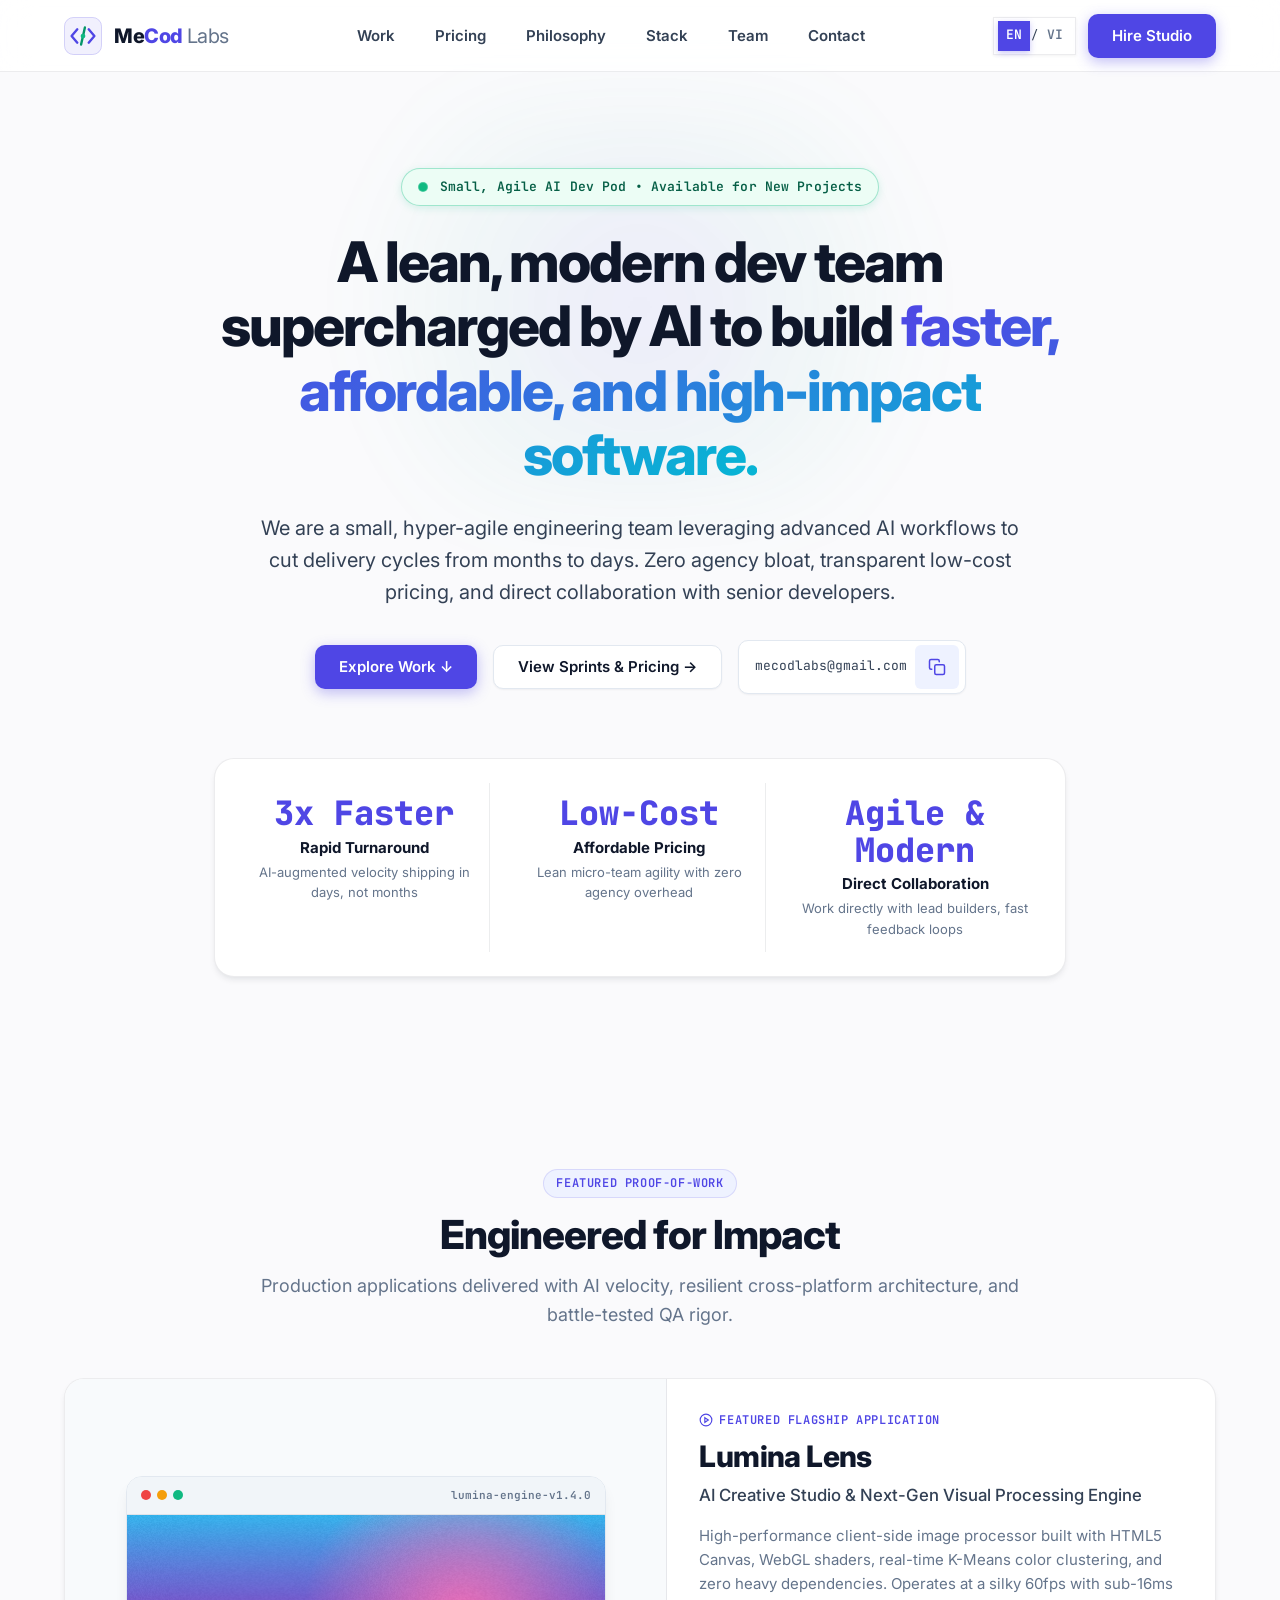
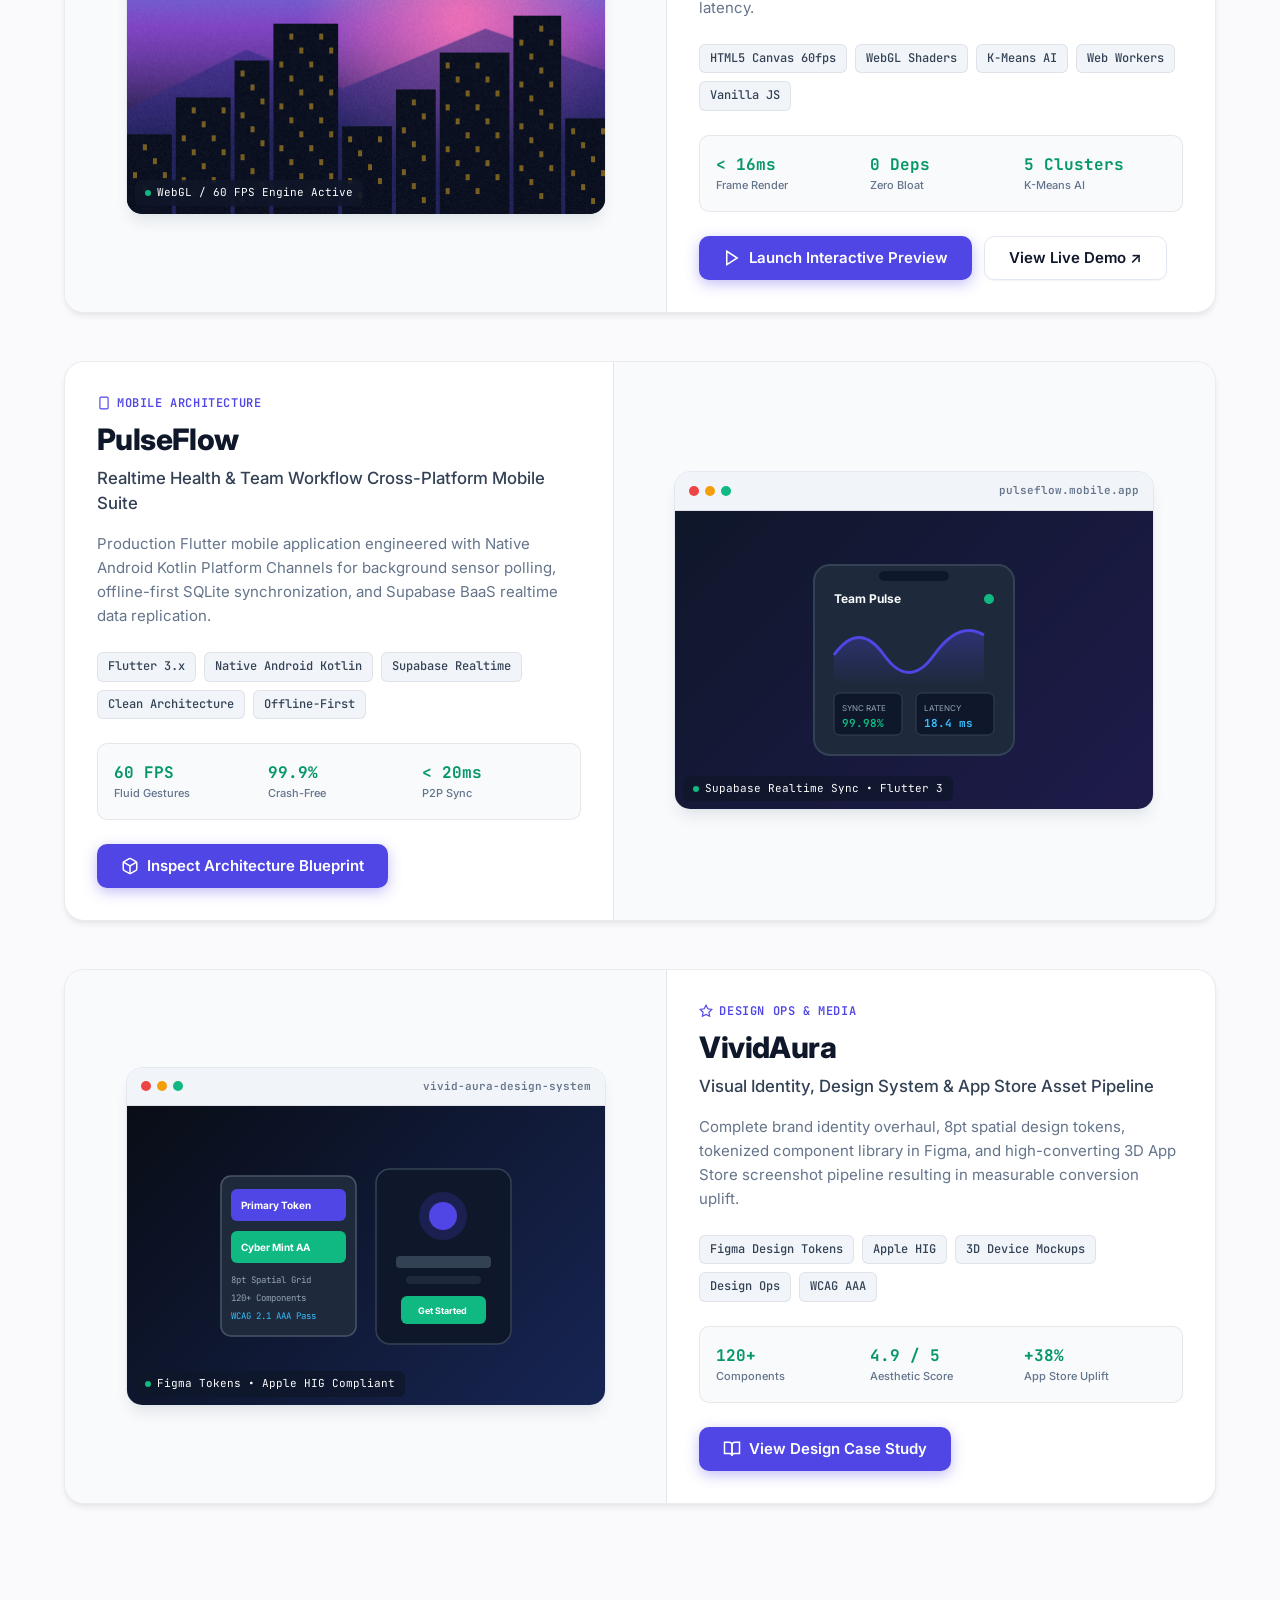
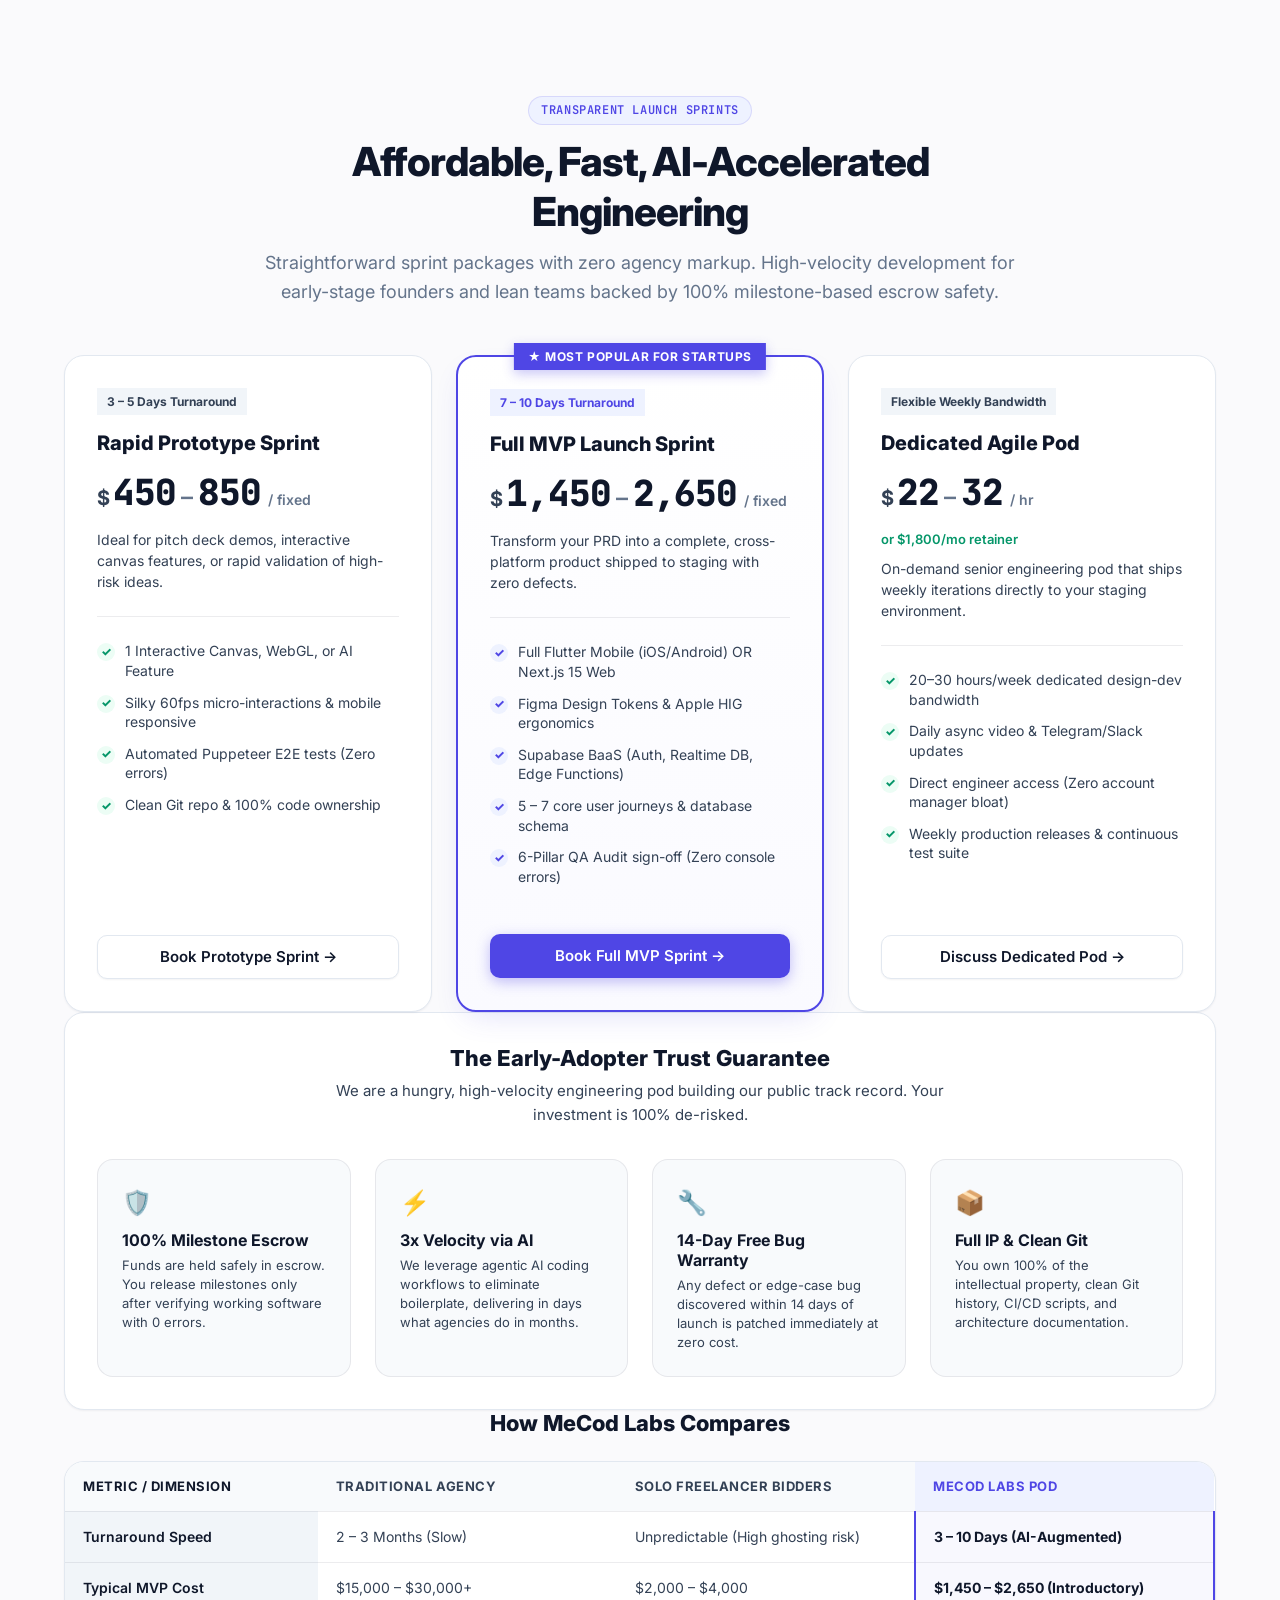
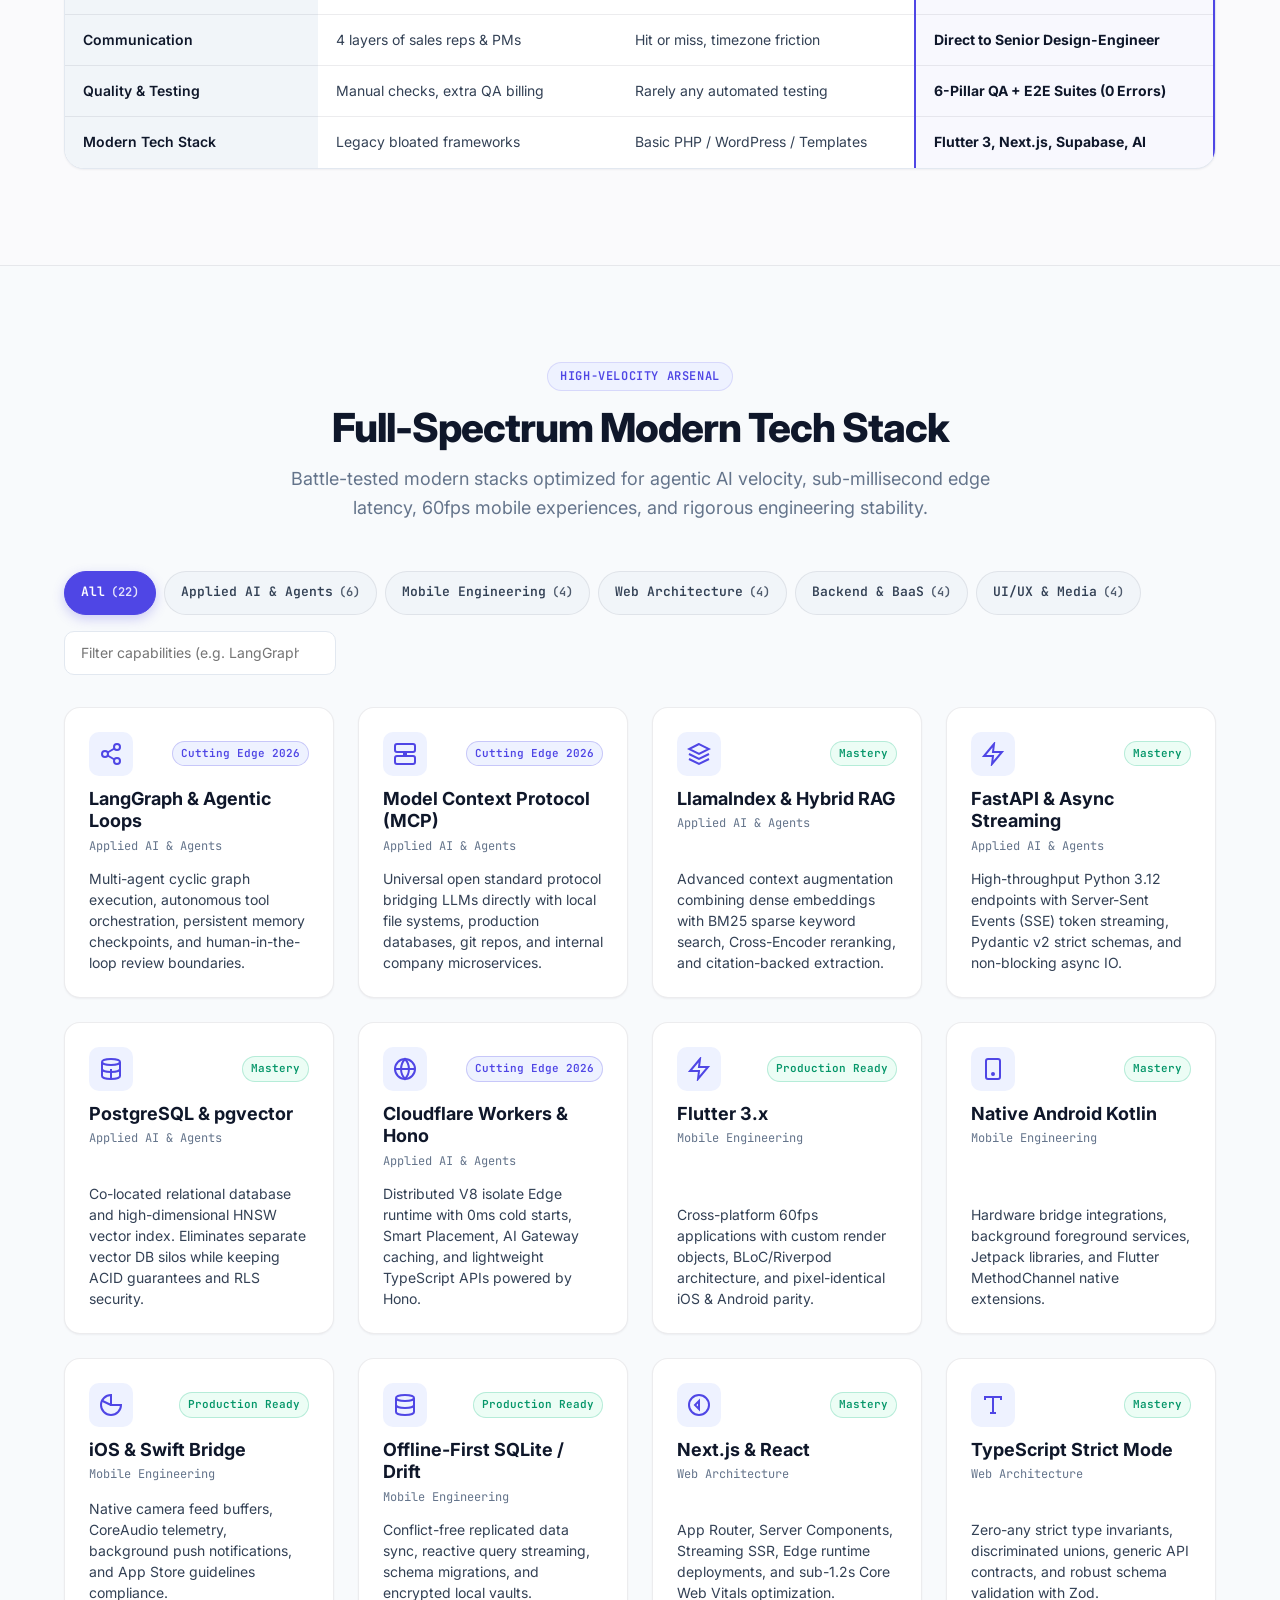
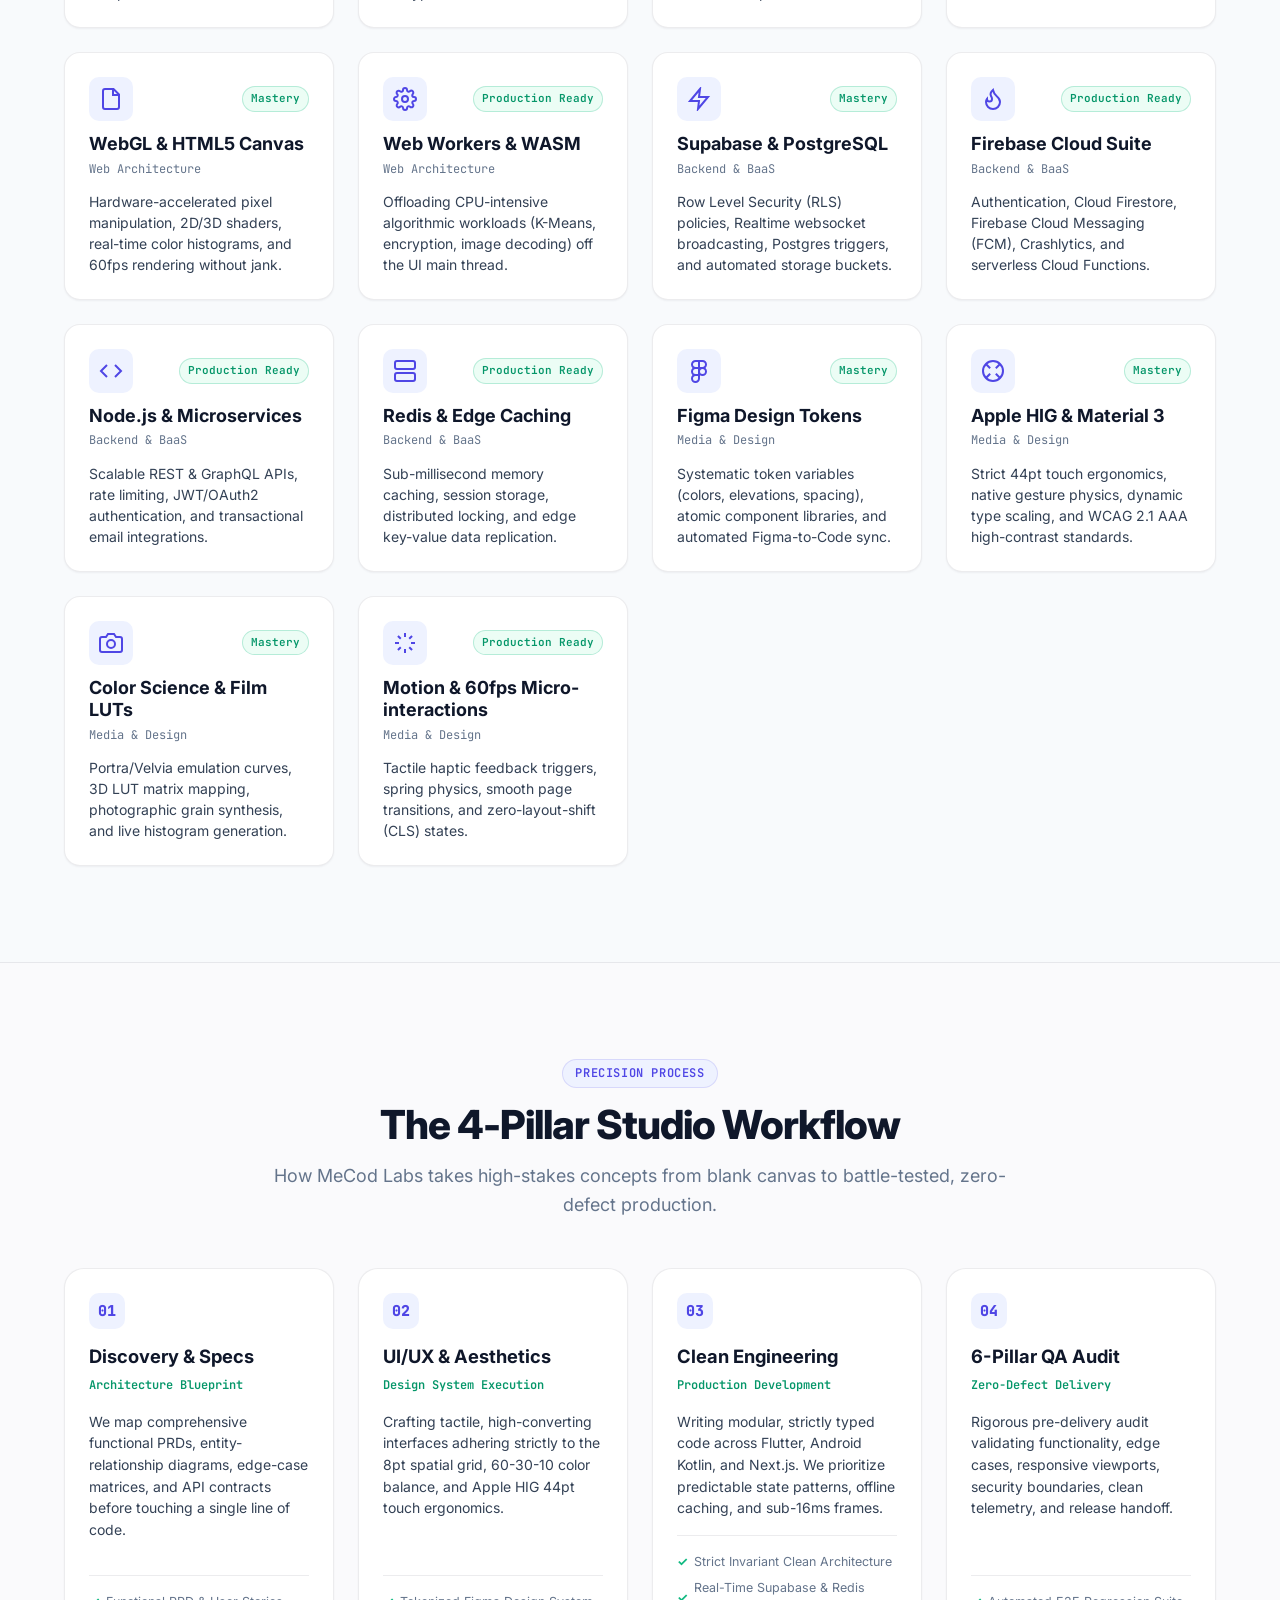
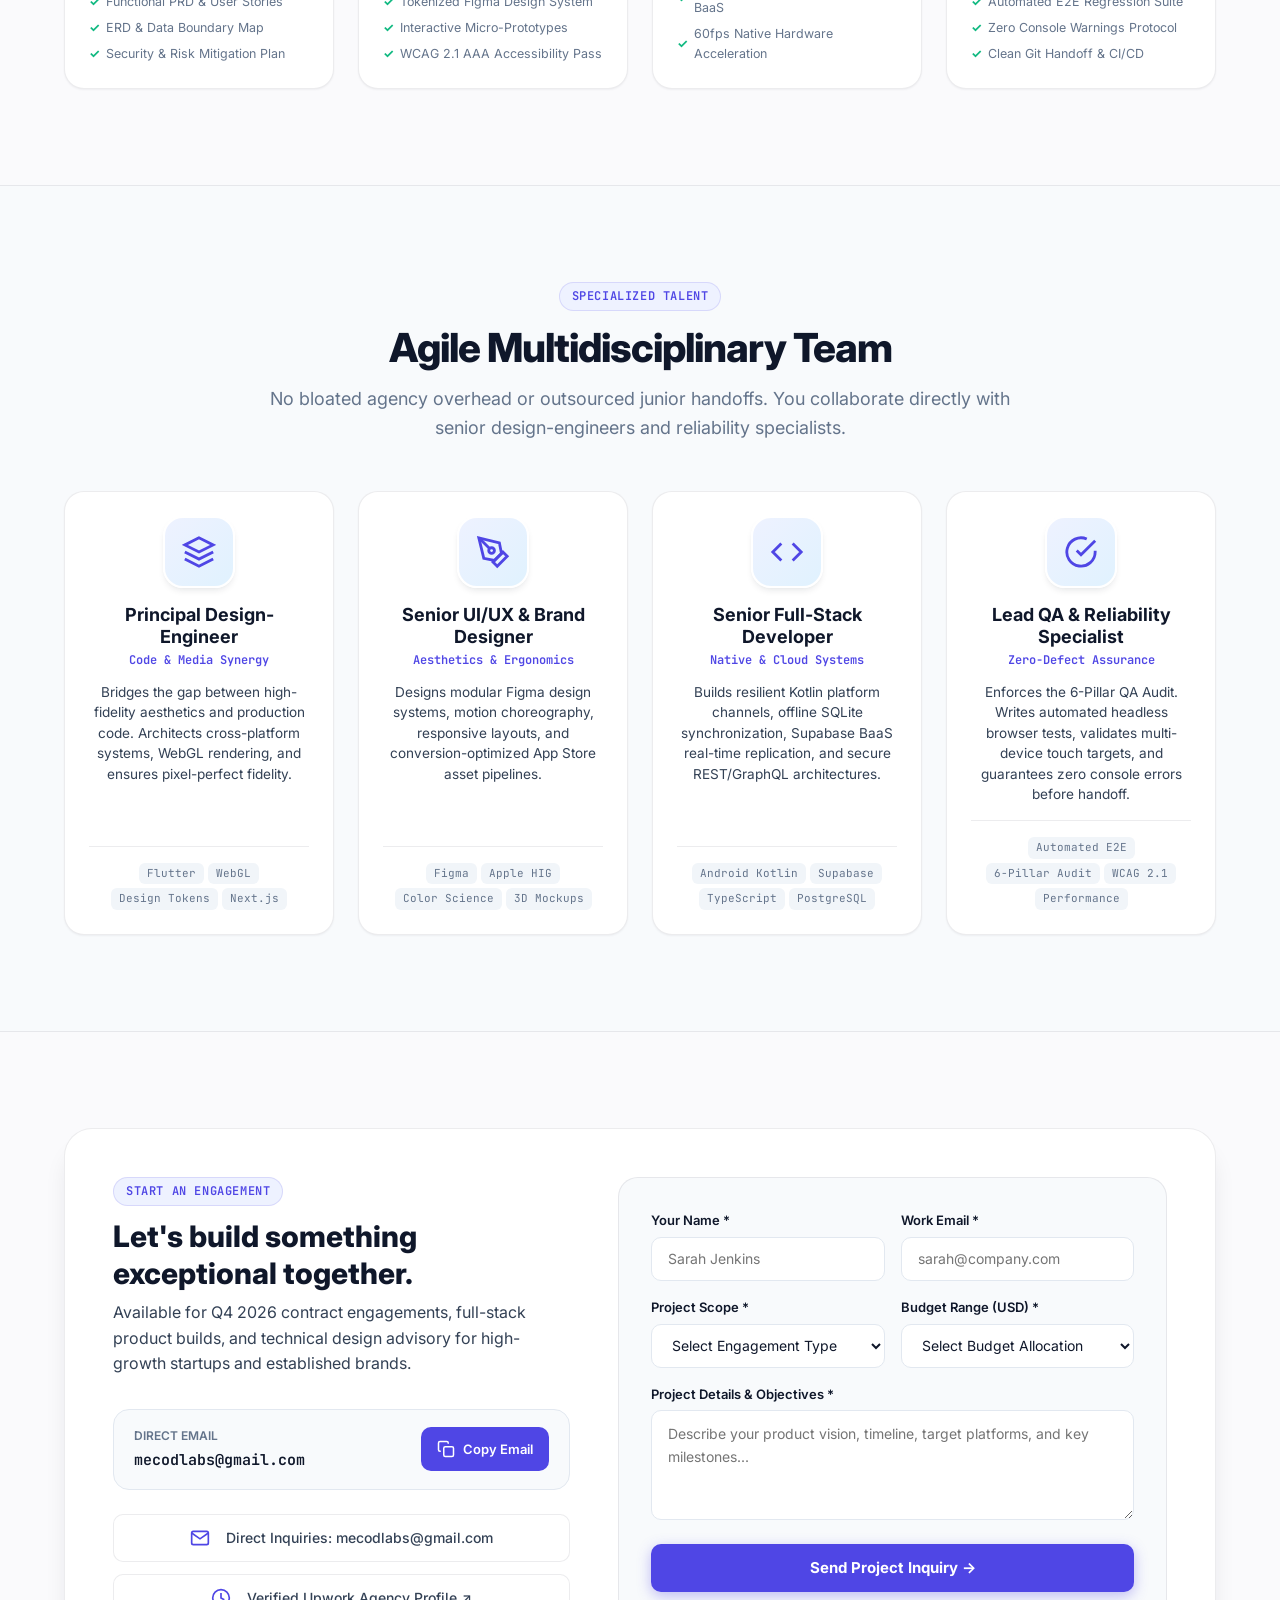
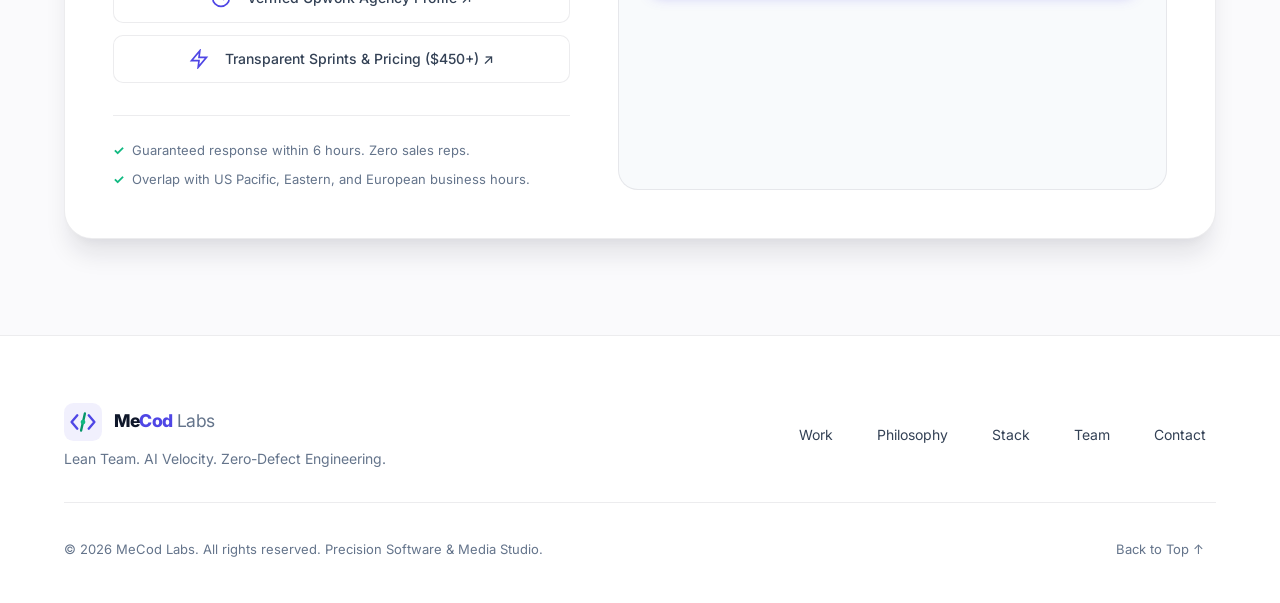
<file: index.html>
<!DOCTYPE html>
<html lang="en">
<head>
  <meta charset="UTF-8">
  <meta name="viewport" content="width=device-width, initial-scale=1.0">
  <title>MeCod Labs — Lean AI-Augmented Software Engineering Team</title>
  <meta name="description" content="MeCod Labs is an agile, AI-augmented developer team delivering rapid, cost-optimized mobile and web software with strict zero-defect QA engineering.">
  <meta name="theme-color" content="#FAFAFC">

  <!-- Typography: Inter & JetBrains Mono -->
  <link rel="preconnect" href="https://fonts.googleapis.com">
  <link rel="preconnect" href="https://fonts.gstatic.com" crossorigin>
  <link href="https://fonts.googleapis.com/css2?family=Inter:wght@400;500;600;700;800&family=JetBrains+Mono:wght@400;500;600;700&display=swap" rel="stylesheet">

  <!-- Core Stylesheet -->
  <link rel="stylesheet" href="styles.css">
</head>
<body>

  <!-- ========================================================================
       Sticky Frosted Glass Header
       ======================================================================== -->
  <header class="site-header" id="header">
    <div class="container nav-container">
      <!-- Monogram Brandmark Lockup -->
      <a href="#hero" class="brand-lockup min-touch" aria-label="MeCod Labs Home">
        <svg class="brand-icon" width="40" height="40" viewBox="0 0 40 40" fill="none" xmlns="http://www.w3.org/2000/svg" aria-hidden="true">
          <rect width="40" height="40" rx="10" fill="#4F46E5" fill-opacity="0.08"/>
          <rect x="0.5" y="0.5" width="39" height="39" rx="9.5" stroke="#4F46E5" stroke-opacity="0.2"/>
          <path d="M14 13L8 20L14 27" stroke="#4F46E5" stroke-width="2.5" stroke-linecap="round" stroke-linejoin="round"/>
          <path d="M22 11L18 29" stroke="#059669" stroke-width="2.5" stroke-linecap="round"/>
          <circle cx="20" cy="20" r="2.5" fill="#10B981"/>
          <path d="M26 13L32 20L26 27" stroke="#4F46E5" stroke-width="2.5" stroke-linecap="round" stroke-linejoin="round"/>
        </svg>
        <span class="brand-text">
          <span class="brand-me">Me</span><span class="brand-cod">Cod</span><span class="brand-labs">Labs</span>
        </span>
      </a>

      <!-- Desktop Navigation -->
      <nav class="desktop-nav" aria-label="Main Navigation">
        <ul class="nav-links">
          <li><a href="#work" class="nav-link" data-i18n="nav_work">Work</a></li>
          <li><a href="#pricing" class="nav-link" data-i18n="nav_pricing">Pricing</a></li>
          <li><a href="#workflow" class="nav-link" data-i18n="nav_philosophy">Philosophy</a></li>
          <li><a href="#stack" class="nav-link" data-i18n="nav_stack">Stack</a></li>
          <li><a href="#team" class="nav-link" data-i18n="nav_team">Team</a></li>
          <li><a href="#contact" class="nav-link" data-i18n="nav_contact">Contact</a></li>
        </ul>
      </nav>

      <!-- Action Group -->
      <div class="nav-actions">
        <!-- Language Switcher Desktop -->
        <div class="lang-switcher" id="lang-switcher-desktop" role="group" aria-label="Language selection">
          <button type="button" class="lang-btn active" data-lang="en" aria-label="Switch to English">EN</button>
          <span class="lang-divider">/</span>
          <button type="button" class="lang-btn" data-lang="vi" aria-label="Chuyển sang Tiếng Việt">VI</button>
        </div>

        <a href="#contact" class="btn-primary min-touch" id="btn-header-hire" data-i18n="nav_hire">Hire Studio</a>
        <button class="hamburger-btn min-touch" id="btn-mobile-menu" aria-label="Toggle navigation menu" aria-expanded="false">
          <svg width="24" height="24" viewBox="0 0 24 24" fill="none" stroke="currentColor" stroke-width="2" stroke-linecap="round" stroke-linejoin="round" aria-hidden="true">
            <line x1="3" y1="12" x2="21" y2="12"></line>
            <line x1="3" y1="6" x2="21" y2="6"></line>
            <line x1="3" y1="18" x2="21" y2="18"></line>
          </svg>
        </button>
      </div>
    </div>
  </header>

  <!-- Mobile Drawer -->
  <div class="mobile-drawer" id="mobile-drawer" aria-hidden="true">
    <div class="drawer-sheet">
      <div class="drawer-header">
        <div class="brand-lockup">
          <svg class="brand-icon" width="36" height="36" viewBox="0 0 40 40" fill="none" xmlns="http://www.w3.org/2000/svg" aria-hidden="true">
            <rect width="40" height="40" rx="10" fill="#4F46E5" fill-opacity="0.08"/>
            <path d="M14 13L8 20L14 27" stroke="#4F46E5" stroke-width="2.5" stroke-linecap="round" stroke-linejoin="round"/>
            <path d="M22 11L18 29" stroke="#059669" stroke-width="2.5" stroke-linecap="round"/>
            <circle cx="20" cy="20" r="2.5" fill="#10B981"/>
            <path d="M26 13L32 20L26 27" stroke="#4F46E5" stroke-width="2.5" stroke-linecap="round" stroke-linejoin="round"/>
          </svg>
          <span class="brand-text">
            <span class="brand-me">Me</span><span class="brand-cod">Cod</span><span class="brand-labs">Labs</span>
          </span>
        </div>
        <button class="drawer-close min-touch" id="btn-drawer-close" aria-label="Close navigation menu">
          <svg width="24" height="24" viewBox="0 0 24 24" fill="none" stroke="currentColor" stroke-width="2" stroke-linecap="round" stroke-linejoin="round">
            <line x1="18" y1="6" x2="6" y2="18"></line>
            <line x1="6" y1="6" x2="18" y2="18"></line>
          </svg>
        </button>
      </div>
      <ul class="drawer-links">
        <li><a href="#work" class="drawer-link min-touch" data-i18n="nav_work">Work</a></li>
        <li><a href="#pricing" class="drawer-link min-touch" data-i18n="nav_pricing">Pricing</a></li>
        <li><a href="#workflow" class="drawer-link min-touch" data-i18n="nav_philosophy">Philosophy</a></li>
        <li><a href="#stack" class="drawer-link min-touch" data-i18n="nav_stack">Stack</a></li>
        <li><a href="#team" class="drawer-link min-touch" data-i18n="nav_team">Team</a></li>
        <li><a href="#contact" class="drawer-link min-touch" data-i18n="nav_contact">Contact</a></li>
      </ul>
      <div class="drawer-lang-group">
        <span class="drawer-lang-label" data-i18n="lang_label">Language:</span>
        <div class="lang-switcher" id="lang-switcher-mobile" role="group" aria-label="Language selection">
          <button type="button" class="lang-btn active" data-lang="en">EN</button>
          <span class="lang-divider">/</span>
          <button type="button" class="lang-btn" data-lang="vi">VI</button>
        </div>
      </div>
      <div class="drawer-footer">
        <a href="#contact" class="btn-primary min-touch" id="btn-drawer-hire" style="width: 100%;" data-i18n="nav_hire">Hire Studio</a>
      </div>
    </div>
  </div>

  <!-- ========================================================================
       Hero Section
       ======================================================================== -->
  <section class="hero-section" id="hero">
    <div class="hero-glow-bg" aria-hidden="true"></div>
    <div class="container hero-content">
      <!-- Real-time Availability Radar Pill -->
      <div class="live-status-pill">
        <div class="pulse-radar-container" aria-hidden="true">
          <div class="pulse-radar-dot"></div>
          <div class="pulse-radar-ping"></div>
        </div>
        <span class="live-status-text" data-i18n="hero_status">Small, Agile AI Dev Pod • Available for New Projects</span>
      </div>

      <!-- Headline -->
      <h1 class="hero-headline" data-i18n="hero_title">
        A lean, modern dev team supercharged by AI to build <span class="text-gradient">faster, affordable, and high-impact software.</span>
      </h1>

      <!-- Subheadline -->
      <p class="hero-subheadline" data-i18n="hero_desc">
        We are a small, hyper-agile engineering team leveraging advanced AI workflows to cut delivery cycles from months to days. Zero agency bloat, transparent low-cost pricing, and direct collaboration with senior developers.
      </p>

      <!-- Dual CTAs & Quick Email -->
      <div class="hero-cta-group">
        <a href="#work" class="btn-primary min-touch" id="btn-hero-explore" data-i18n="hero_explore">
          Explore Work ↓
        </a>
        <a href="#pricing" class="btn-secondary min-touch" id="btn-hero-pricing" data-i18n="hero_pricing">
          View Sprints &amp; Pricing →
        </a>
        <div class="quick-email-widget" title="Click to copy email">
          <span class="quick-email-text">mecodlabs@gmail.com</span>
          <button class="quick-email-btn min-touch btn-copy-action" data-email="mecodlabs@gmail.com" aria-label="Copy email mecodlabs@gmail.com">
            <svg width="18" height="18" viewBox="0 0 24 24" fill="none" stroke="currentColor" stroke-width="2" stroke-linecap="round" stroke-linejoin="round">
              <rect x="9" y="9" width="13" height="13" rx="2" ry="2"></rect>
              <path d="M5 15H4a2 2 0 0 1-2-2V4a2 2 0 0 1 2-2h9a2 2 0 0 1 2 2v1"></path>
            </svg>
          </button>
        </div>
      </div>

      <!-- Studio Proof Badges Metrics Bar -->
      <div class="metrics-bar">
        <div class="metric-item">
          <span class="metric-value" data-i18n="metric_1_val">3x Faster</span>
          <span class="metric-label" data-i18n="metric_1_lbl">Rapid Turnaround</span>
          <span class="metric-desc" data-i18n="metric_1_desc">AI-augmented velocity shipping in days, not months</span>
        </div>
        <div class="metric-item">
          <span class="metric-value" data-i18n="metric_2_val">Low-Cost</span>
          <span class="metric-label" data-i18n="metric_2_lbl">Affordable Pricing</span>
          <span class="metric-desc" data-i18n="metric_2_desc">Lean micro-team agility with zero agency overhead</span>
        </div>
        <div class="metric-item">
          <span class="metric-value" data-i18n="metric_3_val">Agile &amp; Modern</span>
          <span class="metric-label" data-i18n="metric_3_lbl">Direct Collaboration</span>
          <span class="metric-desc" data-i18n="metric_3_desc">Work directly with lead builders, fast feedback loops</span>
        </div>
      </div>
    </div>
  </section>



  <!-- ========================================================================
       Featured Proof-of-Work Showcase
       ======================================================================== -->
  <section class="section" id="work">
    <div class="container">
      <div class="section-header">
        <span class="eyebrow-badge">Featured Proof-of-Work</span>
        <h2 class="section-title">Engineered for Impact</h2>
        <p class="section-subtitle">
          Production applications delivered with AI velocity, resilient cross-platform architecture, and battle-tested QA rigor.
        </p>
      </div>

      <div class="proof-cards-grid">
        <!-- Project 1: Lumina Lens (Featured Live Interactive Project) -->
        <article class="showcase-card" id="card-lumina">
          <div class="showcase-visual">
            <div class="visual-mockup-frame">
              <div class="frame-topbar">
                <div class="frame-dots" aria-hidden="true">
                  <div class="frame-dot red"></div>
                  <div class="frame-dot yellow"></div>
                  <div class="frame-dot green"></div>
                </div>
                <span class="frame-badge">lumina-engine-v1.4.0</span>
              </div>
              <div class="frame-preview-area">
                <!-- Procedural Canvas Simulation Preview -->
                <canvas id="lumina-hero-thumb" width="480" height="300" class="lumina-mini-canvas"></canvas>
                <div class="frame-overlay-status">
                  <span class="status-dot-green"></span>
                  <span>WebGL / 60 FPS Engine Active</span>
                </div>
              </div>
            </div>
          </div>
          <div class="showcase-info">
            <div class="showcase-category-pill">
              <svg width="14" height="14" viewBox="0 0 24 24" fill="none" stroke="currentColor" stroke-width="2"><circle cx="12" cy="12" r="10"></circle><polygon points="10 8 16 12 10 16 10 8"></polygon></svg>
              <span>Featured Flagship Application</span>
            </div>
            <h3 class="showcase-title">Lumina Lens</h3>
            <p class="showcase-tagline">AI Creative Studio &amp; Next-Gen Visual Processing Engine</p>
            <p class="showcase-desc">
              High-performance client-side image processor built with HTML5 Canvas, WebGL shaders, real-time K-Means color clustering, and zero heavy dependencies. Operates at a silky 60fps with sub-16ms latency.
            </p>

            <div class="tech-badges-list">
              <span class="tech-badge">HTML5 Canvas 60fps</span>
              <span class="tech-badge">WebGL Shaders</span>
              <span class="tech-badge">K-Means AI</span>
              <span class="tech-badge">Web Workers</span>
              <span class="tech-badge">Vanilla JS</span>
            </div>

            <div class="showcase-metrics">
              <div class="showcase-metric-box">
                <span class="showcase-metric-num">&lt; 16ms</span>
                <span class="showcase-metric-label">Frame Render</span>
              </div>
              <div class="showcase-metric-box">
                <span class="showcase-metric-num">0 Deps</span>
                <span class="showcase-metric-label">Zero Bloat</span>
              </div>
              <div class="showcase-metric-box">
                <span class="showcase-metric-num">5 Clusters</span>
                <span class="showcase-metric-label">K-Means AI</span>
              </div>
            </div>

            <div class="showcase-actions">
              <button class="btn-primary min-touch" id="btn-open-lumina-modal" data-action="open-lumina-modal">
                <svg width="18" height="18" viewBox="0 0 24 24" fill="none" stroke="currentColor" stroke-width="2"><polygon points="5 3 19 12 5 21 5 3"></polygon></svg>
                Launch Interactive Preview
              </button>
              <a href="lumina-lens/index.html" target="_blank" rel="noopener noreferrer" class="btn-secondary min-touch" id="btn-lumina-external">
                View Live Demo ↗
              </a>
            </div>
          </div>
        </article>

        <!-- Project 2: PulseFlow (Cross-Platform Mobile Suite) -->
        <article class="showcase-card card-reversed" id="card-pulseflow">
          <div class="showcase-visual">
            <div class="visual-mockup-frame">
              <div class="frame-topbar">
                <div class="frame-dots" aria-hidden="true">
                  <div class="frame-dot red"></div>
                  <div class="frame-dot yellow"></div>
                  <div class="frame-dot green"></div>
                </div>
                <span class="frame-badge">pulseflow.mobile.app</span>
              </div>
              <div class="frame-preview-area" style="background: linear-gradient(135deg, #0F172A 0%, #1E1B4B 100%);">
                <svg width="340" height="210" viewBox="0 0 340 210" fill="none" xmlns="http://www.w3.org/2000/svg">
                  <!-- Mobile Phone Outline -->
                  <rect x="70" y="10" width="200" height="190" rx="16" fill="#1E293B" stroke="#334155" stroke-width="2"/>
                  <!-- Top notch / island -->
                  <rect x="135" y="16" width="70" height="10" rx="5" fill="#0F172A"/>
                  <!-- Header title -->
                  <text x="90" y="48" fill="#F8FAFC" font-family="Inter, sans-serif" font-size="12" font-weight="700">Team Pulse</text>
                  <circle cx="245" cy="44" r="5" fill="#10B981"/>
                  <!-- Wave graph -->
                  <path d="M90 100 Q 115 65 140 100 T 190 100 T 240 80" stroke="#4F46E5" stroke-width="3" fill="none"/>
                  <path d="M90 100 Q 115 65 140 100 T 190 100 T 240 80 L 240 130 L 90 130 Z" fill="url(#pulseGrad)" opacity="0.3"/>
                  <!-- Metric Cards -->
                  <rect x="90" y="138" width="68" height="42" rx="6" fill="#0F172A" stroke="#334155"/>
                  <text x="98" y="156" fill="#94A3B8" font-family="Inter, sans-serif" font-size="8">SYNC RATE</text>
                  <text x="98" y="172" fill="#10B981" font-family="JetBrains Mono, monospace" font-size="11" font-weight="700">99.98%</text>

                  <rect x="172" y="138" width="78" height="42" rx="6" fill="#0F172A" stroke="#334155"/>
                  <text x="180" y="156" fill="#94A3B8" font-family="Inter, sans-serif" font-size="8">LATENCY</text>
                  <text x="180" y="172" fill="#38BDF8" font-family="JetBrains Mono, monospace" font-size="11" font-weight="700">18.4 ms</text>

                  <defs>
                    <linearGradient id="pulseGrad" x1="165" y1="80" x2="165" y2="130" gradientUnits="userSpaceOnUse">
                      <stop stop-color="#4F46E5"/>
                      <stop offset="1" stop-color="#4F46E5" stop-opacity="0"/>
                    </linearGradient>
                  </defs>
                </svg>
                <div class="frame-overlay-status">
                  <span class="status-dot-green"></span>
                  <span>Supabase Realtime Sync • Flutter 3</span>
                </div>
              </div>
            </div>
          </div>
          <div class="showcase-info">
            <div class="showcase-category-pill">
              <svg width="14" height="14" viewBox="0 0 24 24" fill="none" stroke="currentColor" stroke-width="2"><rect x="5" y="2" width="14" height="20" rx="2" ry="2"></rect><line x1="12" y1="18" x2="12.01" y2="18"></line></svg>
              <span>Mobile Architecture</span>
            </div>
            <h3 class="showcase-title">PulseFlow</h3>
            <p class="showcase-tagline">Realtime Health &amp; Team Workflow Cross-Platform Mobile Suite</p>
            <p class="showcase-desc">
              Production Flutter mobile application engineered with Native Android Kotlin Platform Channels for background sensor polling, offline-first SQLite synchronization, and Supabase BaaS realtime data replication.
            </p>

            <div class="tech-badges-list">
              <span class="tech-badge">Flutter 3.x</span>
              <span class="tech-badge">Native Android Kotlin</span>
              <span class="tech-badge">Supabase Realtime</span>
              <span class="tech-badge">Clean Architecture</span>
              <span class="tech-badge">Offline-First</span>
            </div>

            <div class="showcase-metrics">
              <div class="showcase-metric-box">
                <span class="showcase-metric-num">60 FPS</span>
                <span class="showcase-metric-label">Fluid Gestures</span>
              </div>
              <div class="showcase-metric-box">
                <span class="showcase-metric-num">99.9%</span>
                <span class="showcase-metric-label">Crash-Free</span>
              </div>
              <div class="showcase-metric-box">
                <span class="showcase-metric-num">&lt; 20ms</span>
                <span class="showcase-metric-label">P2P Sync</span>
              </div>
            </div>

            <div class="showcase-actions">
              <button class="btn-primary min-touch" id="btn-open-pulseflow-modal" data-action="open-pulseflow-modal">
                <svg width="18" height="18" viewBox="0 0 24 24" fill="none" stroke="currentColor" stroke-width="2"><path d="M21 16V8a2 2 0 0 0-1-1.73l-7-4a2 2 0 0 0-2 0l-7 4A2 2 0 0 0 3 8v8a2 2 0 0 0 1 1.73l7 4a2 2 0 0 0 2 0l7-4A2 2 0 0 0 21 16z"></path><polyline points="3.27 6.96 12 12.01 20.73 6.96"></polyline><line x1="12" y1="22.08" x2="12" y2="12"></line></svg>
                Inspect Architecture Blueprint
              </button>
            </div>
          </div>
        </article>

        <!-- Project 3: VividAura (Visual Identity & Art Direction) -->
        <article class="showcase-card" id="card-vividaura">
          <div class="showcase-visual">
            <div class="visual-mockup-frame">
              <div class="frame-topbar">
                <div class="frame-dots" aria-hidden="true">
                  <div class="frame-dot red"></div>
                  <div class="frame-dot yellow"></div>
                  <div class="frame-dot green"></div>
                </div>
                <span class="frame-badge">vivid-aura-design-system</span>
              </div>
              <div class="frame-preview-area" style="background: linear-gradient(135deg, #090D16 0%, #172554 100%);">
                <svg width="340" height="210" viewBox="0 0 340 210" fill="none" xmlns="http://www.w3.org/2000/svg">
                  <!-- Design Token Spec Cards -->
                  <rect x="25" y="25" width="135" height="160" rx="10" fill="#1E293B" stroke="#475569" stroke-width="1.5"/>
                  <rect x="35" y="38" width="115" height="32" rx="6" fill="#4F46E5"/>
                  <text x="45" y="58" fill="#FFFFFF" font-family="Inter, sans-serif" font-size="10" font-weight="700">Primary Token</text>
                  <rect x="35" y="80" width="115" height="32" rx="6" fill="#10B981"/>
                  <text x="45" y="100" fill="#FFFFFF" font-family="Inter, sans-serif" font-size="10" font-weight="700">Cyber Mint AA</text>
                  <text x="35" y="132" fill="#94A3B8" font-family="JetBrains Mono, monospace" font-size="9">8pt Spatial Grid</text>
                  <text x="35" y="150" fill="#94A3B8" font-family="JetBrains Mono, monospace" font-size="9">120+ Components</text>
                  <text x="35" y="168" fill="#38BDF8" font-family="JetBrains Mono, monospace" font-size="9">WCAG 2.1 AAA Pass</text>

                  <!-- Phone Showcase Right -->
                  <rect x="180" y="18" width="135" height="175" rx="14" fill="#0F172A" stroke="#334155" stroke-width="1.5"/>
                  <circle cx="247" cy="65" r="24" fill="#4F46E5" fill-opacity="0.2"/>
                  <circle cx="247" cy="65" r="14" fill="#4F46E5"/>
                  <rect x="200" y="105" width="95" height="12" rx="4" fill="#334155"/>
                  <rect x="210" y="125" width="75" height="8" rx="4" fill="#1E293B"/>
                  <rect x="205" y="145" width="85" height="28" rx="6" fill="#10B981"/>
                  <text x="222" y="163" fill="#FFFFFF" font-family="Inter, sans-serif" font-size="9" font-weight="700">Get Started</text>
                </svg>
                <div class="frame-overlay-status">
                  <span class="status-dot-green"></span>
                  <span>Figma Tokens • Apple HIG Compliant</span>
                </div>
              </div>
            </div>
          </div>
          <div class="showcase-info">
            <div class="showcase-category-pill">
              <svg width="14" height="14" viewBox="0 0 24 24" fill="none" stroke="currentColor" stroke-width="2"><path d="M12 2l3.09 6.26L22 9.27l-5 4.87 1.18 6.88L12 17.77l-6.18 3.25L7 14.14 2 9.27l6.91-1.01L12 2z"></path></svg>
              <span>Design Ops &amp; Media</span>
            </div>
            <h3 class="showcase-title">VividAura</h3>
            <p class="showcase-tagline">Visual Identity, Design System &amp; App Store Asset Pipeline</p>
            <p class="showcase-desc">
              Complete brand identity overhaul, 8pt spatial design tokens, tokenized component library in Figma, and high-converting 3D App Store screenshot pipeline resulting in measurable conversion uplift.
            </p>

            <div class="tech-badges-list">
              <span class="tech-badge">Figma Design Tokens</span>
              <span class="tech-badge">Apple HIG</span>
              <span class="tech-badge">3D Device Mockups</span>
              <span class="tech-badge">Design Ops</span>
              <span class="tech-badge">WCAG AAA</span>
            </div>

            <div class="showcase-metrics">
              <div class="showcase-metric-box">
                <span class="showcase-metric-num">120+</span>
                <span class="showcase-metric-label">Components</span>
              </div>
              <div class="showcase-metric-box">
                <span class="showcase-metric-num">4.9 / 5</span>
                <span class="showcase-metric-label">Aesthetic Score</span>
              </div>
              <div class="showcase-metric-box">
                <span class="showcase-metric-num">+38%</span>
                <span class="showcase-metric-label">App Store Uplift</span>
              </div>
            </div>

            <div class="showcase-actions">
              <button class="btn-primary min-touch" id="btn-open-vividaura-modal" data-action="open-vividaura-modal">
                <svg width="18" height="18" viewBox="0 0 24 24" fill="none" stroke="currentColor" stroke-width="2"><path d="M2 3h6a4 4 0 0 1 4 4v14a3 3 0 0 0-3-3H2z"></path><path d="M22 3h-6a4 4 0 0 0-4 4v14a3 3 0 0 1 3-3h7z"></path></svg>
                View Design Case Study
              </button>
            </div>
          </div>
        </article>
      </div>
    </div>
  </section>



  <!-- ========================================================================
       Transparent Launch Sprints & Realistic Freelance Pricing
       ======================================================================== -->
  <section class="section" id="pricing">
    <div class="container">
      <div class="section-header">
        <span class="eyebrow-badge" data-i18n="pricing_eyebrow">Transparent Launch Sprints</span>
        <h2 class="section-title" data-i18n="pricing_title">Affordable, Fast, AI-Accelerated Engineering</h2>
        <p class="section-subtitle" data-i18n="pricing_subtitle">
          Straightforward sprint packages with zero agency markup. High-velocity development for early-stage founders and lean teams backed by 100% milestone-based escrow safety.
        </p>
      </div>

      <!-- Sprint Packages Grid -->
      <div class="pricing-grid">
        <!-- Tier 1: Prototype Sprint -->
        <div class="pricing-card" id="pricing-card-micro">
          <div class="pricing-header">
            <div class="pricing-tag-pill" data-i18n="tier_1_duration">3 – 5 Days Turnaround</div>
            <h3 class="pricing-tier-name" data-i18n="tier_1_title">Rapid Prototype Sprint</h3>
            <div class="pricing-price-box">
              <span class="pricing-currency">$</span>
              <span class="pricing-amount">450</span>
              <span class="pricing-dash">–</span>
              <span class="pricing-amount">850</span>
              <span class="pricing-period" data-i18n="tier_1_fixed">/ fixed</span>
            </div>
            <p class="pricing-tier-desc" data-i18n="tier_1_desc">
              Ideal for pitch deck demos, interactive canvas features, or rapid validation of high-risk ideas.
            </p>
          </div>
          <ul class="pricing-features-list">
            <li class="pricing-feature-item">
              <span class="feature-check">✓</span>
              <span data-i18n="tier_1_f1">1 Interactive Canvas, WebGL, or AI Feature</span>
            </li>
            <li class="pricing-feature-item">
              <span class="feature-check">✓</span>
              <span data-i18n="tier_1_f2">Silky 60fps micro-interactions &amp; mobile responsive</span>
            </li>
            <li class="pricing-feature-item">
              <span class="feature-check">✓</span>
              <span data-i18n="tier_1_f3">Automated Puppeteer E2E tests (Zero errors)</span>
            </li>
            <li class="pricing-feature-item">
              <span class="feature-check">✓</span>
              <span data-i18n="tier_1_f4">Clean Git repo &amp; 100% code ownership</span>
            </li>
          </ul>
          <div class="pricing-card-footer">
            <button type="button" class="btn-pricing-action btn-secondary min-touch" data-tier="tier_micro" data-i18n="tier_1_btn">
              Book Prototype Sprint →
            </button>
          </div>
        </div>

        <!-- Tier 2: Full MVP Sprint (Featured) -->
        <div class="pricing-card pricing-card-featured" id="pricing-card-mvp">
          <div class="pricing-badge-popular" data-i18n="tier_2_badge">★ Most Popular for Startups</div>
          <div class="pricing-header">
            <div class="pricing-tag-pill pill-featured" data-i18n="tier_2_duration">7 – 10 Days Turnaround</div>
            <h3 class="pricing-tier-name" data-i18n="tier_2_title">Full MVP Launch Sprint</h3>
            <div class="pricing-price-box">
              <span class="pricing-currency">$</span>
              <span class="pricing-amount">1,450</span>
              <span class="pricing-dash">–</span>
              <span class="pricing-amount">2,650</span>
              <span class="pricing-period" data-i18n="tier_2_fixed">/ fixed</span>
            </div>
            <p class="pricing-tier-desc" data-i18n="tier_2_desc">
              Transform your PRD into a complete, cross-platform product shipped to staging with zero defects.
            </p>
          </div>
          <ul class="pricing-features-list">
            <li class="pricing-feature-item">
              <span class="feature-check check-featured">✓</span>
              <span data-i18n="tier_2_f1">Full Flutter Mobile (iOS/Android) OR Next.js 15 Web</span>
            </li>
            <li class="pricing-feature-item">
              <span class="feature-check check-featured">✓</span>
              <span data-i18n="tier_2_f2">Figma Design Tokens &amp; Apple HIG ergonomics</span>
            </li>
            <li class="pricing-feature-item">
              <span class="feature-check check-featured">✓</span>
              <span data-i18n="tier_2_f3">Supabase BaaS (Auth, Realtime DB, Edge Functions)</span>
            </li>
            <li class="pricing-feature-item">
              <span class="feature-check check-featured">✓</span>
              <span data-i18n="tier_2_f4">5 – 7 core user journeys &amp; database schema</span>
            </li>
            <li class="pricing-feature-item">
              <span class="feature-check check-featured">✓</span>
              <span data-i18n="tier_2_f5">6-Pillar QA Audit sign-off (Zero console errors)</span>
            </li>
          </ul>
          <div class="pricing-card-footer">
            <button type="button" class="btn-pricing-action btn-primary min-touch" data-tier="tier_mvp" data-i18n="tier_2_btn">
              Book Full MVP Sprint →
            </button>
          </div>
        </div>

        <!-- Tier 3: Dedicated Agile Pod -->
        <div class="pricing-card" id="pricing-card-pod">
          <div class="pricing-header">
            <div class="pricing-tag-pill" data-i18n="tier_3_duration">Flexible Weekly Bandwidth</div>
            <h3 class="pricing-tier-name" data-i18n="tier_3_title">Dedicated Agile Pod</h3>
            <div class="pricing-price-box">
              <span class="pricing-currency">$</span>
              <span class="pricing-amount">22</span>
              <span class="pricing-dash">–</span>
              <span class="pricing-amount">32</span>
              <span class="pricing-period" data-i18n="tier_3_rate">/ hr</span>
            </div>
            <div class="pricing-alt-rate" data-i18n="tier_3_alt">or $1,800/mo retainer</div>
            <p class="pricing-tier-desc" data-i18n="tier_3_desc">
              On-demand senior engineering pod that ships weekly iterations directly to your staging environment.
            </p>
          </div>
          <ul class="pricing-features-list">
            <li class="pricing-feature-item">
              <span class="feature-check">✓</span>
              <span data-i18n="tier_3_f1">20–30 hours/week dedicated design-dev bandwidth</span>
            </li>
            <li class="pricing-feature-item">
              <span class="feature-check">✓</span>
              <span data-i18n="tier_3_f2">Daily async video &amp; Telegram/Slack updates</span>
            </li>
            <li class="pricing-feature-item">
              <span class="feature-check">✓</span>
              <span data-i18n="tier_3_f3">Direct engineer access (Zero account manager bloat)</span>
            </li>
            <li class="pricing-feature-item">
              <span class="feature-check">✓</span>
              <span data-i18n="tier_3_f4">Weekly production releases &amp; continuous test suite</span>
            </li>
          </ul>
          <div class="pricing-card-footer">
            <button type="button" class="btn-pricing-action btn-secondary min-touch" data-tier="tier_pod" data-i18n="tier_3_btn">
              Discuss Dedicated Pod →
            </button>
          </div>
        </div>
      </div>

      <!-- The Early-Adopter Promise (Guarantees) -->
      <div class="trust-guarantees-panel">
        <h3 class="guarantees-heading" data-i18n="guarantee_title">The Early-Adopter Trust Guarantee</h3>
        <p class="guarantees-subheading" data-i18n="guarantee_sub">
          We are a hungry, high-velocity engineering pod building our public track record. Your investment is 100% de-risked.
        </p>
        <div class="guarantees-grid">
          <div class="guarantee-card">
            <div class="guarantee-icon-box">🛡️</div>
            <h4 class="guarantee-name" data-i18n="g1_title">100% Milestone Escrow</h4>
            <p class="guarantee-detail" data-i18n="g1_desc">
              Funds are held safely in escrow. You release milestones only after verifying working software with 0 errors.
            </p>
          </div>
          <div class="guarantee-card">
            <div class="guarantee-icon-box">⚡</div>
            <h4 class="guarantee-name" data-i18n="g2_title">3x Velocity via AI</h4>
            <p class="guarantee-detail" data-i18n="g2_desc">
              We leverage agentic AI coding workflows to eliminate boilerplate, delivering in days what agencies do in months.
            </p>
          </div>
          <div class="guarantee-card">
            <div class="guarantee-icon-box">🔧</div>
            <h4 class="guarantee-name" data-i18n="g3_title">14-Day Free Bug Warranty</h4>
            <p class="guarantee-detail" data-i18n="g3_desc">
              Any defect or edge-case bug discovered within 14 days of launch is patched immediately at zero cost.
            </p>
          </div>
          <div class="guarantee-card">
            <div class="guarantee-icon-box">📦</div>
            <h4 class="guarantee-name" data-i18n="g4_title">Full IP &amp; Clean Git</h4>
            <p class="guarantee-detail" data-i18n="g4_desc">
              You own 100% of the intellectual property, clean Git history, CI/CD scripts, and architecture documentation.
            </p>
          </div>
        </div>
      </div>

      <!-- Why MeCod Labs vs Traditional Options Comparison Table -->
      <div class="comparison-panel">
        <h3 class="comparison-heading" data-i18n="comp_title">How MeCod Labs Compares</h3>
        <div class="comparison-table-wrapper">
          <table class="comparison-table">
            <thead>
              <tr>
                <th data-i18n="comp_th_metric">Metric / Dimension</th>
                <th class="col-agency" data-i18n="comp_th_agency">Traditional Agency</th>
                <th class="col-solo" data-i18n="comp_th_solo">Solo Freelancer Bidders</th>
                <th class="col-mecod" data-i18n="comp_th_mecod">MeCod Labs Pod</th>
              </tr>
            </thead>
            <tbody>
              <tr>
                <td class="row-label" data-i18n="comp_r1_lbl">Turnaround Speed</td>
                <td data-i18n="comp_r1_agency">2 – 3 Months (Slow)</td>
                <td data-i18n="comp_r1_solo">Unpredictable (High ghosting risk)</td>
                <td class="cell-highlight" data-i18n="comp_r1_mecod"><strong>3 – 10 Days (AI-Augmented)</strong></td>
              </tr>
              <tr>
                <td class="row-label" data-i18n="comp_r2_lbl">Typical MVP Cost</td>
                <td data-i18n="comp_r2_agency">$15,000 – $30,000+</td>
                <td data-i18n="comp_r2_solo">$2,000 – $4,000</td>
                <td class="cell-highlight" data-i18n="comp_r2_mecod"><strong>$1,450 – $2,650 (Introductory)</strong></td>
              </tr>
              <tr>
                <td class="row-label" data-i18n="comp_r3_lbl">Communication</td>
                <td data-i18n="comp_r3_agency">4 layers of sales reps &amp; PMs</td>
                <td data-i18n="comp_r3_solo">Hit or miss, timezone friction</td>
                <td class="cell-highlight" data-i18n="comp_r3_mecod"><strong>Direct to Senior Design-Engineer</strong></td>
              </tr>
              <tr>
                <td class="row-label" data-i18n="comp_r4_lbl">Quality &amp; Testing</td>
                <td data-i18n="comp_r4_agency">Manual checks, extra QA billing</td>
                <td data-i18n="comp_r4_solo">Rarely any automated testing</td>
                <td class="cell-highlight" data-i18n="comp_r4_mecod"><strong>6-Pillar QA + E2E Suites (0 Errors)</strong></td>
              </tr>
              <tr>
                <td class="row-label" data-i18n="comp_r5_lbl">Modern Tech Stack</td>
                <td data-i18n="comp_r5_agency">Legacy bloated frameworks</td>
                <td data-i18n="comp_r5_solo">Basic PHP / WordPress / Templates</td>
                <td class="cell-highlight" data-i18n="comp_r5_mecod"><strong>Flutter 3, Next.js, Supabase, AI</strong></td>
              </tr>
            </tbody>
          </table>
        </div>
      </div>
    </div>
  </section>

  <!-- ========================================================================
       Filterable Technology Matrix
       ======================================================================== -->
  <section class="section" id="stack" style="background-color: var(--bg-surface-subtle); border-top: 1px solid var(--border-subtle); border-bottom: 1px solid var(--border-subtle);">
    <div class="container">
      <div class="section-header">
        <span class="eyebrow-badge">High-Velocity Arsenal</span>
        <h2 class="section-title">Full-Spectrum Modern Tech Stack</h2>
        <p class="section-subtitle">
          Battle-tested modern stacks optimized for agentic AI velocity, sub-millisecond edge latency, 60fps mobile experiences, and rigorous engineering stability.
        </p>
      </div>

      <!-- Filter Tabs & Search Toolbar -->
      <div class="tech-toolbar">
        <div class="tech-filter-pills" role="tablist" aria-label="Technology Stack Categories">
          <button class="filter-pill active" role="tab" aria-selected="true" data-filter="all">
            <span>All</span>
            <span class="pill-count">(22)</span>
          </button>
          <button class="filter-pill" role="tab" aria-selected="false" data-filter="ai">
            <span>Applied AI &amp; Agents</span>
            <span class="pill-count">(6)</span>
          </button>
          <button class="filter-pill" role="tab" aria-selected="false" data-filter="mobile">
            <span>Mobile Engineering</span>
            <span class="pill-count">(4)</span>
          </button>
          <button class="filter-pill" role="tab" aria-selected="false" data-filter="web">
            <span>Web Architecture</span>
            <span class="pill-count">(4)</span>
          </button>
          <button class="filter-pill" role="tab" aria-selected="false" data-filter="backend">
            <span>Backend &amp; BaaS</span>
            <span class="pill-count">(4)</span>
          </button>
          <button class="filter-pill" role="tab" aria-selected="false" data-filter="media">
            <span>UI/UX &amp; Media</span>
            <span class="pill-count">(4)</span>
          </button>
        </div>

        <div class="tech-search-container">
          <input type="text" id="tech-search-input" class="tech-search-input" placeholder="Filter capabilities (e.g. LangGraph, MCP, Flutter)..." aria-label="Search tech capabilities">
          <button id="btn-clear-search" class="tech-search-clear" aria-label="Clear search input">✕</button>
        </div>
      </div>

      <!-- Tech Cards Grid -->
      <div class="tech-grid" id="tech-grid">
        <!-- 1. LangGraph & Agentic Loops -->
        <div class="tech-card" data-category="ai" data-keywords="langgraph langchain multi-agent autonomous agents state graph reasoning loop tools llm python">
          <div class="tech-card-header">
            <div class="tech-icon-wrap">
              <svg width="24" height="24" viewBox="0 0 24 24" fill="none" stroke="currentColor" stroke-width="2"><circle cx="18" cy="5" r="3"></circle><circle cx="6" cy="12" r="3"></circle><circle cx="18" cy="19" r="3"></circle><line x1="8.59" y1="13.51" x2="15.42" y2="17.49"></line><line x1="15.41" y1="6.51" x2="8.59" y2="10.49"></line></svg>
            </div>
            <span class="tech-level-pill hot">Cutting Edge 2026</span>
          </div>
          <h4 class="tech-name">LangGraph &amp; Agentic Loops</h4>
          <span class="tech-category-label">Applied AI &amp; Agents</span>
          <p class="tech-context">Multi-agent cyclic graph execution, autonomous tool orchestration, persistent memory checkpoints, and human-in-the-loop review boundaries.</p>
        </div>

        <!-- 2. Model Context Protocol (MCP) -->
        <div class="tech-card" data-category="ai" data-keywords="mcp model context protocol anthropic tools api integration llm secure sandbox context stdio sse">
          <div class="tech-card-header">
            <div class="tech-icon-wrap">
              <svg width="24" height="24" viewBox="0 0 24 24" fill="none" stroke="currentColor" stroke-width="2"><rect x="2" y="2" width="20" height="8" rx="2" ry="2"></rect><rect x="2" y="14" width="20" height="8" rx="2" ry="2"></rect><line x1="6" y1="6" x2="6.01" y2="6"></line><line x1="6" y1="18" x2="6.01" y2="18"></line><path d="M12 10v4"></path><path d="M10 12h4"></path></svg>
            </div>
            <span class="tech-level-pill hot">Cutting Edge 2026</span>
          </div>
          <h4 class="tech-name">Model Context Protocol (MCP)</h4>
          <span class="tech-category-label">Applied AI &amp; Agents</span>
          <p class="tech-context">Universal open standard protocol bridging LLMs directly with local file systems, production databases, git repos, and internal company microservices.</p>
        </div>

        <!-- 3. LlamaIndex & Hybrid Vector RAG -->
        <div class="tech-card" data-category="ai" data-keywords="llamaindex rag retrieval augmented generation vector embeddings reranking semantic search cohere bm25">
          <div class="tech-card-header">
            <div class="tech-icon-wrap">
              <svg width="24" height="24" viewBox="0 0 24 24" fill="none" stroke="currentColor" stroke-width="2"><polygon points="12 2 2 7 12 12 22 7 12 2"></polygon><polyline points="2 17 12 22 22 17"></polyline><polyline points="2 12 12 17 22 12"></polyline></svg>
            </div>
            <span class="tech-level-pill">Mastery</span>
          </div>
          <h4 class="tech-name">LlamaIndex &amp; Hybrid RAG</h4>
          <span class="tech-category-label">Applied AI &amp; Agents</span>
          <p class="tech-context">Advanced context augmentation combining dense embeddings with BM25 sparse keyword search, Cross-Encoder reranking, and citation-backed extraction.</p>
        </div>

        <!-- 4. Python & FastAPI -->
        <div class="tech-card" data-category="ai" data-keywords="fastapi python pydantic sse streaming token async ai backend microservices rest">
          <div class="tech-card-header">
            <div class="tech-icon-wrap">
              <svg width="24" height="24" viewBox="0 0 24 24" fill="none" stroke="currentColor" stroke-width="2"><path d="M13 2L3 14h9l-1 8 10-12h-9l1-8z"></path></svg>
            </div>
            <span class="tech-level-pill">Mastery</span>
          </div>
          <h4 class="tech-name">FastAPI &amp; Async Streaming</h4>
          <span class="tech-category-label">Applied AI &amp; Agents</span>
          <p class="tech-context">High-throughput Python 3.12 endpoints with Server-Sent Events (SSE) token streaming, Pydantic v2 strict schemas, and non-blocking async IO.</p>
        </div>

        <!-- 5. PostgreSQL & pgvector -->
        <div class="tech-card" data-category="ai" data-keywords="pgvector postgresql vector database embeddings similarity hnsw supabase search sql ai">
          <div class="tech-card-header">
            <div class="tech-icon-wrap">
              <svg width="24" height="24" viewBox="0 0 24 24" fill="none" stroke="currentColor" stroke-width="2"><ellipse cx="12" cy="5" rx="9" ry="3"></ellipse><path d="M21 12c0 1.66-4 3-9 3s-9-1.34-9-3"></path><path d="M3 5v14c0 1.66 4 3 9 3s9-1.34 9-3V5"></path><path d="M12 12v9"></path></svg>
            </div>
            <span class="tech-level-pill">Mastery</span>
          </div>
          <h4 class="tech-name">PostgreSQL &amp; pgvector</h4>
          <span class="tech-category-label">Applied AI &amp; Agents</span>
          <p class="tech-context">Co-located relational database and high-dimensional HNSW vector index. Eliminates separate vector DB silos while keeping ACID guarantees and RLS security.</p>
        </div>

        <!-- 6. Cloudflare Workers & Hono -->
        <div class="tech-card" data-category="ai" data-keywords="cloudflare workers hono edge runtime serverless v8 isolates ai gateway latency cache bun">
          <div class="tech-card-header">
            <div class="tech-icon-wrap">
              <svg width="24" height="24" viewBox="0 0 24 24" fill="none" stroke="currentColor" stroke-width="2"><circle cx="12" cy="12" r="10"></circle><line x1="2" y1="12" x2="22" y2="12"></line><path d="M12 2a15.3 15.3 0 0 1 4 10 15.3 15.3 0 0 1-4 10 15.3 15.3 0 0 1-4-10 15.3 15.3 0 0 1 4-10z"></path></svg>
            </div>
            <span class="tech-level-pill hot">Cutting Edge 2026</span>
          </div>
          <h4 class="tech-name">Cloudflare Workers &amp; Hono</h4>
          <span class="tech-category-label">Applied AI &amp; Agents</span>
          <p class="tech-context">Distributed V8 isolate Edge runtime with 0ms cold starts, Smart Placement, AI Gateway caching, and lightweight TypeScript APIs powered by Hono.</p>
        </div>

        <!-- 7. Flutter -->
        <div class="tech-card" data-category="mobile" data-keywords="flutter dart mobile ios android cross-platform">
          <div class="tech-card-header">
            <div class="tech-icon-wrap">
              <svg width="24" height="24" viewBox="0 0 24 24" fill="none" stroke="currentColor" stroke-width="2"><polygon points="13 2 3 14 12 14 11 22 21 10 12 10 13 2"></polygon></svg>
            </div>
            <span class="tech-level-pill">Production Ready</span>
          </div>
          <h4 class="tech-name">Flutter 3.x</h4>
          <span class="tech-category-label">Mobile Engineering</span>
          <p class="tech-context">Cross-platform 60fps applications with custom render objects, BLoC/Riverpod architecture, and pixel-identical iOS &amp; Android parity.</p>
        </div>

        <!-- 2. Kotlin -->
        <div class="tech-card" data-category="mobile" data-keywords="kotlin android native channels jni gradle">
          <div class="tech-card-header">
            <div class="tech-icon-wrap">
              <svg width="24" height="24" viewBox="0 0 24 24" fill="none" stroke="currentColor" stroke-width="2"><rect x="5" y="2" width="14" height="20" rx="2"></rect><circle cx="12" cy="17" r="1"></circle></svg>
            </div>
            <span class="tech-level-pill">Mastery</span>
          </div>
          <h4 class="tech-name">Native Android Kotlin</h4>
          <span class="tech-category-label">Mobile Engineering</span>
          <p class="tech-context">Hardware bridge integrations, background foreground services, Jetpack libraries, and Flutter MethodChannel native extensions.</p>
        </div>

        <!-- 3. iOS Platform Channels -->
        <div class="tech-card" data-category="mobile" data-keywords="ios swift apple platform channels coregraphics avfoundation">
          <div class="tech-card-header">
            <div class="tech-icon-wrap">
              <svg width="24" height="24" viewBox="0 0 24 24" fill="none" stroke="currentColor" stroke-width="2"><path d="M12 2a10 10 0 1 0 10 10H12V2z"></path><path d="M12 12L2.5 7.5"></path></svg>
            </div>
            <span class="tech-level-pill">Production Ready</span>
          </div>
          <h4 class="tech-name">iOS &amp; Swift Bridge</h4>
          <span class="tech-category-label">Mobile Engineering</span>
          <p class="tech-context">Native camera feed buffers, CoreAudio telemetry, background push notifications, and App Store guidelines compliance.</p>
        </div>

        <!-- 4. Offline-First SQLite -->
        <div class="tech-card" data-category="mobile" data-keywords="sqlite drift room offline database storage sync">
          <div class="tech-card-header">
            <div class="tech-icon-wrap">
              <svg width="24" height="24" viewBox="0 0 24 24" fill="none" stroke="currentColor" stroke-width="2"><ellipse cx="12" cy="5" rx="9" ry="3"></ellipse><path d="M21 12c0 1.66-4 3-9 3s-9-1.34-9-3"></path><path d="M3 5v14c0 1.66 4 3 9 3s9-1.34 9-3V5"></path></svg>
            </div>
            <span class="tech-level-pill">Production Ready</span>
          </div>
          <h4 class="tech-name">Offline-First SQLite / Drift</h4>
          <span class="tech-category-label">Mobile Engineering</span>
          <p class="tech-context">Conflict-free replicated data sync, reactive query streaming, schema migrations, and encrypted local vaults.</p>
        </div>

        <!-- 5. Next.js -->
        <div class="tech-card" data-category="web" data-keywords="nextjs react web ssr app router frontend">
          <div class="tech-card-header">
            <div class="tech-icon-wrap">
              <svg width="24" height="24" viewBox="0 0 24 24" fill="none" stroke="currentColor" stroke-width="2"><circle cx="12" cy="12" r="10"></circle><polygon points="12 8 8 12 12 16 12 8"></polygon></svg>
            </div>
            <span class="tech-level-pill">Mastery</span>
          </div>
          <h4 class="tech-name">Next.js &amp; React</h4>
          <span class="tech-category-label">Web Architecture</span>
          <p class="tech-context">App Router, Server Components, Streaming SSR, Edge runtime deployments, and sub-1.2s Core Web Vitals optimization.</p>
        </div>

        <!-- 6. TypeScript -->
        <div class="tech-card" data-category="web" data-keywords="typescript ts strict typing typesafe generics">
          <div class="tech-card-header">
            <div class="tech-icon-wrap">
              <svg width="24" height="24" viewBox="0 0 24 24" fill="none" stroke="currentColor" stroke-width="2"><polyline points="4 7 4 4 20 4 20 7"></polyline><line x1="9" y1="20" x2="15" y2="20"></line><line x1="12" y1="4" x2="12" y2="20"></line></svg>
            </div>
            <span class="tech-level-pill">Mastery</span>
          </div>
          <h4 class="tech-name">TypeScript Strict Mode</h4>
          <span class="tech-category-label">Web Architecture</span>
          <p class="tech-context">Zero-any strict type invariants, discriminated unions, generic API contracts, and robust schema validation with Zod.</p>
        </div>

        <!-- 7. WebGL & Canvas API -->
        <div class="tech-card" data-category="web" data-keywords="webgl canvas html5 shaders 60fps gpu render graphics">
          <div class="tech-card-header">
            <div class="tech-icon-wrap">
              <svg width="24" height="24" viewBox="0 0 24 24" fill="none" stroke="currentColor" stroke-width="2"><path d="M14.5 2H6a2 2 0 0 0-2 2v16a2 2 0 0 0 2 2h12a2 2 0 0 0 2-2V7.5L14.5 2z"></path><polyline points="14 2 14 8 20 8"></polyline></svg>
            </div>
            <span class="tech-level-pill">Mastery</span>
          </div>
          <h4 class="tech-name">WebGL &amp; HTML5 Canvas</h4>
          <span class="tech-category-label">Web Architecture</span>
          <p class="tech-context">Hardware-accelerated pixel manipulation, 2D/3D shaders, real-time color histograms, and 60fps rendering without jank.</p>
        </div>

        <!-- 8. Web Workers & WASM -->
        <div class="tech-card" data-category="web" data-keywords="web workers wasm webassembly multithread performance background">
          <div class="tech-card-header">
            <div class="tech-icon-wrap">
              <svg width="24" height="24" viewBox="0 0 24 24" fill="none" stroke="currentColor" stroke-width="2"><circle cx="12" cy="12" r="3"></circle><path d="M19.4 15a1.65 1.65 0 0 0 .33 1.82l.06.06a2 2 0 0 1 0 2.83 2 2 0 0 1-2.83 0l-.06-.06a1.65 1.65 0 0 0-1.82-.33 1.65 1.65 0 0 0-1 1.51V21a2 2 0 0 1-2 2 2 2 0 0 1-2-2v-.09A1.65 1.65 0 0 0 9 19.4a1.65 1.65 0 0 0-1.82.33l-.06.06a2 2 0 0 1-2.83 0 2 2 0 0 1 0-2.83l.06-.06a1.65 1.65 0 0 0 .33-1.82 1.65 1.65 0 0 0-1.51-1H3a2 2 0 0 1-2-2 2 2 0 0 1 2-2h.09A1.65 1.65 0 0 0 4.6 9a1.65 1.65 0 0 0-.33-1.82l-.06-.06a2 2 0 0 1 0-2.83 2 2 0 0 1 2.83 0l.06.06a1.65 1.65 0 0 0 1.82.33H9a1.65 1.65 0 0 0 1-1.51V3a2 2 0 0 1 2-2 2 2 0 0 1 2 2v.09a1.65 1.65 0 0 0 1 1.51 1.65 1.65 0 0 0 1.82-.33l.06-.06a2 2 0 0 1 2.83 0 2 2 0 0 1 0 2.83l-.06.06a1.65 1.65 0 0 0-.33 1.82V9a1.65 1.65 0 0 0 1.51 1H21a2 2 0 0 1 2 2 2 2 0 0 1-2 2h-.09a1.65 1.65 0 0 0-1.51 1z"></path></svg>
            </div>
            <span class="tech-level-pill">Production Ready</span>
          </div>
          <h4 class="tech-name">Web Workers &amp; WASM</h4>
          <span class="tech-category-label">Web Architecture</span>
          <p class="tech-context">Offloading CPU-intensive algorithmic workloads (K-Means, encryption, image decoding) off the UI main thread.</p>
        </div>

        <!-- 9. Supabase -->
        <div class="tech-card" data-category="backend" data-keywords="supabase postgresql rls realtime baas database backend">
          <div class="tech-card-header">
            <div class="tech-icon-wrap">
              <svg width="24" height="24" viewBox="0 0 24 24" fill="none" stroke="currentColor" stroke-width="2"><path d="M13 2L3 14h9l-1 8 10-12h-9l1-8z"></path></svg>
            </div>
            <span class="tech-level-pill">Mastery</span>
          </div>
          <h4 class="tech-name">Supabase &amp; PostgreSQL</h4>
          <span class="tech-category-label">Backend &amp; BaaS</span>
          <p class="tech-context">Row Level Security (RLS) policies, Realtime websocket broadcasting, Postgres triggers, and automated storage buckets.</p>
        </div>

        <!-- 10. Firebase -->
        <div class="tech-card" data-category="backend" data-keywords="firebase auth firestore cloud functions fcm push">
          <div class="tech-card-header">
            <div class="tech-icon-wrap">
              <svg width="24" height="24" viewBox="0 0 24 24" fill="none" stroke="currentColor" stroke-width="2"><path d="M8.5 14.5A2.5 2.5 0 0 0 11 12c0-1.38-.5-2-1-3-1.072-2.143-.224-4.054 2-6 .5 2.5 2 4.9 4 6.5 2 1.6 3 3.5 3 5.5a7 7 0 1 1-14 0c0-1.153.433-2.294 1-3a2.5 2.5 0 0 0 2.5 2.5z"></path></svg>
            </div>
            <span class="tech-level-pill">Production Ready</span>
          </div>
          <h4 class="tech-name">Firebase Cloud Suite</h4>
          <span class="tech-category-label">Backend &amp; BaaS</span>
          <p class="tech-context">Authentication, Cloud Firestore, Firebase Cloud Messaging (FCM), Crashlytics, and serverless Cloud Functions.</p>
        </div>

        <!-- 11. Node.js & REST/GraphQL -->
        <div class="tech-card" data-category="backend" data-keywords="nodejs express api rest graphql microservices backend">
          <div class="tech-card-header">
            <div class="tech-icon-wrap">
              <svg width="24" height="24" viewBox="0 0 24 24" fill="none" stroke="currentColor" stroke-width="2"><polyline points="16 18 22 12 16 6"></polyline><polyline points="8 6 2 12 8 18"></polyline></svg>
            </div>
            <span class="tech-level-pill">Production Ready</span>
          </div>
          <h4 class="tech-name">Node.js &amp; Microservices</h4>
          <span class="tech-category-label">Backend &amp; BaaS</span>
          <p class="tech-context">Scalable REST &amp; GraphQL APIs, rate limiting, JWT/OAuth2 authentication, and transactional email integrations.</p>
        </div>

        <!-- 12. Redis & Edge Caching -->
        <div class="tech-card" data-category="backend" data-keywords="redis cache edge cloudflare upstash pubsub">
          <div class="tech-card-header">
            <div class="tech-icon-wrap">
              <svg width="24" height="24" viewBox="0 0 24 24" fill="none" stroke="currentColor" stroke-width="2"><rect x="2" y="2" width="20" height="8" rx="2" ry="2"></rect><rect x="2" y="14" width="20" height="8" rx="2" ry="2"></rect><line x1="6" y1="6" x2="6.01" y2="6"></line><line x1="6" y1="18" x2="6.01" y2="18"></line></svg>
            </div>
            <span class="tech-level-pill">Production Ready</span>
          </div>
          <h4 class="tech-name">Redis &amp; Edge Caching</h4>
          <span class="tech-category-label">Backend &amp; BaaS</span>
          <p class="tech-context">Sub-millisecond memory caching, session storage, distributed locking, and edge key-value data replication.</p>
        </div>

        <!-- 13. Figma Design Tokens -->
        <div class="tech-card" data-category="media" data-keywords="figma tokens design system ui ux typography variables">
          <div class="tech-card-header">
            <div class="tech-icon-wrap">
              <svg width="24" height="24" viewBox="0 0 24 24" fill="none" stroke="currentColor" stroke-width="2"><path d="M5 5.5A3.5 3.5 0 0 1 8.5 2H12v7H8.5A3.5 3.5 0 0 1 5 5.5z"></path><path d="M12 2h3.5a3.5 3.5 0 1 1 0 7H12V2z"></path><path d="M12 12.5a3.5 3.5 0 1 1 7 0 3.5 3.5 0 1 1-7 0z"></path><path d="M5 19.5A3.5 3.5 0 0 1 8.5 16H12v3.5a3.5 3.5 0 1 1-7 0z"></path><path d="M5 12.5A3.5 3.5 0 0 1 8.5 9H12v7H8.5A3.5 3.5 0 0 1 5 12.5z"></path></svg>
            </div>
            <span class="tech-level-pill">Mastery</span>
          </div>
          <h4 class="tech-name">Figma Design Tokens</h4>
          <span class="tech-category-label">Media &amp; Design</span>
          <p class="tech-context">Systematic token variables (colors, elevations, spacing), atomic component libraries, and automated Figma-to-Code sync.</p>
        </div>

        <!-- 14. Apple HIG & Material 3 -->
        <div class="tech-card" data-category="media" data-keywords="apple hig material ui accessibility wcag ergonomics 44pt">
          <div class="tech-card-header">
            <div class="tech-icon-wrap">
              <svg width="24" height="24" viewBox="0 0 24 24" fill="none" stroke="currentColor" stroke-width="2"><circle cx="12" cy="12" r="10"></circle><path d="m4.93 4.93 4.24 4.24"></path><path d="m14.83 9.17 4.24-4.24"></path><path d="m14.83 14.83 4.24 4.24"></path><path d="m9.17 14.83-4.24 4.24"></path></svg>
            </div>
            <span class="tech-level-pill">Mastery</span>
          </div>
          <h4 class="tech-name">Apple HIG &amp; Material 3</h4>
          <span class="tech-category-label">Media &amp; Design</span>
          <p class="tech-context">Strict 44pt touch ergonomics, native gesture physics, dynamic type scaling, and WCAG 2.1 AAA high-contrast standards.</p>
        </div>

        <!-- 15. Film Emulation & Color Science -->
        <div class="tech-card" data-category="media" data-keywords="color science film lut photography histogram k-means aperture">
          <div class="tech-card-header">
            <div class="tech-icon-wrap">
              <svg width="24" height="24" viewBox="0 0 24 24" fill="none" stroke="currentColor" stroke-width="2"><path d="M23 19a2 2 0 0 1-2 2H3a2 2 0 0 1-2-2V8a2 2 0 0 1 2-2h4l2-3h6l2 3h4a2 2 0 0 1 2 2z"></path><circle cx="12" cy="13" r="4"></circle></svg>
            </div>
            <span class="tech-level-pill">Mastery</span>
          </div>
          <h4 class="tech-name">Color Science &amp; Film LUTs</h4>
          <span class="tech-category-label">Media &amp; Design</span>
          <p class="tech-context">Portra/Velvia emulation curves, 3D LUT matrix mapping, photographic grain synthesis, and live histogram generation.</p>
        </div>

        <!-- 16. Motion & Micro-interactions -->
        <div class="tech-card" data-category="media" data-keywords="motion micro-interactions animation 60fps springs physics">
          <div class="tech-card-header">
            <div class="tech-icon-wrap">
              <svg width="24" height="24" viewBox="0 0 24 24" fill="none" stroke="currentColor" stroke-width="2"><path d="M12 2v4M12 18v4M4.93 4.93l2.83 2.83M16.24 16.24l2.83 2.83M2 12h4M18 12h4M4.93 19.07l2.83-2.83M16.24 7.76l2.83-2.83"></path></svg>
            </div>
            <span class="tech-level-pill">Production Ready</span>
          </div>
          <h4 class="tech-name">Motion &amp; 60fps Micro-interactions</h4>
          <span class="tech-category-label">Media &amp; Design</span>
          <p class="tech-context">Tactile haptic feedback triggers, spring physics, smooth page transitions, and zero-layout-shift (CLS) states.</p>
        </div>
      </div>

      <!-- Empty State View (Design Spec 5.1) -->
      <div class="tech-empty-state" id="tech-empty-state" role="status" aria-live="polite">
        <svg class="empty-state-icon" viewBox="0 0 24 24" fill="none" stroke="currentColor" stroke-width="1.5">
          <polygon points="22 3 2 3 10 12.46 10 19 14 21 14 12.46 22 3"></polygon>
        </svg>
        <h4 class="empty-state-title">No matching capabilities found</h4>
        <p class="empty-state-body">Try clearing your search query or selecting another category to view our full technology catalog.</p>
        <button class="btn-secondary min-touch" id="btn-reset-filters">
          Reset All Filters
        </button>
      </div>
    </div>
  </section>



  <!-- ========================================================================
       The 4-Pillar Studio Workflow
       ======================================================================== -->
  <section class="section" id="workflow">
    <div class="container">
      <div class="section-header">
        <span class="eyebrow-badge">Precision Process</span>
        <h2 class="section-title">The 4-Pillar Studio Workflow</h2>
        <p class="section-subtitle">
          How MeCod Labs takes high-stakes concepts from blank canvas to battle-tested, zero-defect production.
        </p>
      </div>

      <div class="workflow-grid">
        <!-- Pillar 1 -->
        <div class="workflow-card">
          <div class="workflow-step-num">01</div>
          <h3 class="workflow-title">Discovery &amp; Specs</h3>
          <span class="workflow-subtitle">Architecture Blueprint</span>
          <p class="workflow-desc">
            We map comprehensive functional PRDs, entity-relationship diagrams, edge-case matrices, and API contracts before touching a single line of code.
          </p>
          <ul class="workflow-deliverables">
            <li class="deliverable-item"><span class="deliverable-bullet">✓</span> Functional PRD &amp; User Stories</li>
            <li class="deliverable-item"><span class="deliverable-bullet">✓</span> ERD &amp; Data Boundary Map</li>
            <li class="deliverable-item"><span class="deliverable-bullet">✓</span> Security &amp; Risk Mitigation Plan</li>
          </ul>
        </div>

        <!-- Pillar 2 -->
        <div class="workflow-card">
          <div class="workflow-step-num">02</div>
          <h3 class="workflow-title">UI/UX &amp; Aesthetics</h3>
          <span class="workflow-subtitle">Design System Execution</span>
          <p class="workflow-desc">
            Crafting tactile, high-converting interfaces adhering strictly to the 8pt spatial grid, 60-30-10 color balance, and Apple HIG 44pt touch ergonomics.
          </p>
          <ul class="workflow-deliverables">
            <li class="deliverable-item"><span class="deliverable-bullet">✓</span> Tokenized Figma Design System</li>
            <li class="deliverable-item"><span class="deliverable-bullet">✓</span> Interactive Micro-Prototypes</li>
            <li class="deliverable-item"><span class="deliverable-bullet">✓</span> WCAG 2.1 AAA Accessibility Pass</li>
          </ul>
        </div>

        <!-- Pillar 3 -->
        <div class="workflow-card">
          <div class="workflow-step-num">03</div>
          <h3 class="workflow-title">Clean Engineering</h3>
          <span class="workflow-subtitle">Production Development</span>
          <p class="workflow-desc">
            Writing modular, strictly typed code across Flutter, Android Kotlin, and Next.js. We prioritize predictable state patterns, offline caching, and sub-16ms frames.
          </p>
          <ul class="workflow-deliverables">
            <li class="deliverable-item"><span class="deliverable-bullet">✓</span> Strict Invariant Clean Architecture</li>
            <li class="deliverable-item"><span class="deliverable-bullet">✓</span> Real-Time Supabase &amp; Redis BaaS</li>
            <li class="deliverable-item"><span class="deliverable-bullet">✓</span> 60fps Native Hardware Acceleration</li>
          </ul>
        </div>

        <!-- Pillar 4 -->
        <div class="workflow-card">
          <div class="workflow-step-num">04</div>
          <h3 class="workflow-title">6-Pillar QA Audit</h3>
          <span class="workflow-subtitle">Zero-Defect Delivery</span>
          <p class="workflow-desc">
            Rigorous pre-delivery audit validating functionality, edge cases, responsive viewports, security boundaries, clean telemetry, and release handoff.
          </p>
          <ul class="workflow-deliverables">
            <li class="deliverable-item"><span class="deliverable-bullet">✓</span> Automated E2E Regression Suite</li>
            <li class="deliverable-item"><span class="deliverable-bullet">✓</span> Zero Console Warnings Protocol</li>
            <li class="deliverable-item"><span class="deliverable-bullet">✓</span> Clean Git Handoff &amp; CI/CD</li>
          </ul>
        </div>
      </div>
    </div>
  </section>



  <!-- ========================================================================
       Team Showcase (4 Specialized Roles)
       ======================================================================== -->
  <section class="section" id="team" style="background-color: var(--bg-surface-subtle); border-top: 1px solid var(--border-subtle); border-bottom: 1px solid var(--border-subtle);">
    <div class="container">
      <div class="section-header">
        <span class="eyebrow-badge">Specialized Talent</span>
        <h2 class="section-title">Agile Multidisciplinary Team</h2>
        <p class="section-subtitle">
          No bloated agency overhead or outsourced junior handoffs. You collaborate directly with senior design-engineers and reliability specialists.
        </p>
      </div>

      <div class="team-grid">
        <!-- Role 1 -->
        <div class="team-card">
          <div class="team-avatar-box">
            <svg width="34" height="34" viewBox="0 0 24 24" fill="none" stroke="currentColor" stroke-width="2"><path d="M12 2L2 7l10 5 10-5-10-5z"></path><path d="M2 17l10 5 10-5"></path><path d="M2 12l10 5 10-5"></path></svg>
          </div>
          <h3 class="team-role-title">Principal Design-Engineer</h3>
          <span class="team-role-alias">Code &amp; Media Synergy</span>
          <p class="team-role-bio">
            Bridges the gap between high-fidelity aesthetics and production code. Architects cross-platform systems, WebGL rendering, and ensures pixel-perfect fidelity.
          </p>
          <div class="team-skills-chips">
            <span class="team-skill-chip">Flutter</span>
            <span class="team-skill-chip">WebGL</span>
            <span class="team-skill-chip">Design Tokens</span>
            <span class="team-skill-chip">Next.js</span>
          </div>
        </div>

        <!-- Role 2 -->
        <div class="team-card">
          <div class="team-avatar-box">
            <svg width="34" height="34" viewBox="0 0 24 24" fill="none" stroke="currentColor" stroke-width="2"><path d="M12 19l7-7 3 3-7 7-3-3z"></path><path d="M18 13l-1.5-7.5L2 2l3.5 14.5L13 18l5-5z"></path><path d="M2 2l7.586 7.586"></path><circle cx="11" cy="11" r="2"></circle></svg>
          </div>
          <h3 class="team-role-title">Senior UI/UX &amp; Brand Designer</h3>
          <span class="team-role-alias">Aesthetics &amp; Ergonomics</span>
          <p class="team-role-bio">
            Designs modular Figma design systems, motion choreography, responsive layouts, and conversion-optimized App Store asset pipelines.
          </p>
          <div class="team-skills-chips">
            <span class="team-skill-chip">Figma</span>
            <span class="team-skill-chip">Apple HIG</span>
            <span class="team-skill-chip">Color Science</span>
            <span class="team-skill-chip">3D Mockups</span>
          </div>
        </div>

        <!-- Role 3 -->
        <div class="team-card">
          <div class="team-avatar-box">
            <svg width="34" height="34" viewBox="0 0 24 24" fill="none" stroke="currentColor" stroke-width="2"><polyline points="16 18 22 12 16 6"></polyline><polyline points="8 6 2 12 8 18"></polyline></svg>
          </div>
          <h3 class="team-role-title">Senior Full-Stack Developer</h3>
          <span class="team-role-alias">Native &amp; Cloud Systems</span>
          <p class="team-role-bio">
            Builds resilient Kotlin platform channels, offline SQLite synchronization, Supabase BaaS real-time replication, and secure REST/GraphQL architectures.
          </p>
          <div class="team-skills-chips">
            <span class="team-skill-chip">Android Kotlin</span>
            <span class="team-skill-chip">Supabase</span>
            <span class="team-skill-chip">TypeScript</span>
            <span class="team-skill-chip">PostgreSQL</span>
          </div>
        </div>

        <!-- Role 4 -->
        <div class="team-card">
          <div class="team-avatar-box">
            <svg width="34" height="34" viewBox="0 0 24 24" fill="none" stroke="currentColor" stroke-width="2"><path d="M22 11.08V12a10 10 0 1 1-5.93-9.14"></path><polyline points="22 4 12 14.01 9 11.01"></polyline></svg>
          </div>
          <h3 class="team-role-title">Lead QA &amp; Reliability Specialist</h3>
          <span class="team-role-alias">Zero-Defect Assurance</span>
          <p class="team-role-bio">
            Enforces the 6-Pillar QA Audit. Writes automated headless browser tests, validates multi-device touch targets, and guarantees zero console errors before handoff.
          </p>
          <div class="team-skills-chips">
            <span class="team-skill-chip">Automated E2E</span>
            <span class="team-skill-chip">6-Pillar Audit</span>
            <span class="team-skill-chip">WCAG 2.1</span>
            <span class="team-skill-chip">Performance</span>
          </div>
        </div>
      </div>
    </div>
  </section>



  <!-- ========================================================================
       Contact, Booking & 1-Tap Copy Studio
       ======================================================================== -->
  <section class="section" id="contact">
    <div class="container">
      <div class="contact-container">
        <!-- Left: Studio Booking & Direct Contact -->
        <div class="contact-info-col">
          <span class="eyebrow-badge" style="align-self: flex-start;">Start an Engagement</span>
          <h2 class="contact-studio-title">Let's build something exceptional together.</h2>
          <p class="contact-studio-lead">
            Available for Q4 2026 contract engagements, full-stack product builds, and technical design advisory for high-growth startups and established brands.
          </p>

          <!-- 1-Tap Email Copy Widget -->
          <div class="email-copy-widget">
            <div>
              <div style="font-size: 0.75rem; color: var(--text-muted); font-weight: 600; text-transform: uppercase; margin-bottom: 2px;">Direct Email</div>
              <span class="email-display-text" id="studio-email-text">mecodlabs@gmail.com</span>
            </div>
            <button class="btn-copy-email btn-copy-action min-touch" data-email="mecodlabs@gmail.com" aria-label="Copy email mecodlabs@gmail.com">
              <svg width="18" height="18" viewBox="0 0 24 24" fill="none" stroke="currentColor" stroke-width="2"><rect x="9" y="9" width="13" height="13" rx="2" ry="2"></rect><path d="M5 15H4a2 2 0 0 1-2-2V4a2 2 0 0 1 2-2h9a2 2 0 0 1 2 2v1"></path></svg>
              <span>Copy Email</span>
            </button>
          </div>

          <!-- Channel Links -->
          <div class="contact-channels-list">
            <a href="mailto:mecodlabs@gmail.com" class="contact-channel-item min-touch">
              <svg class="channel-icon" viewBox="0 0 24 24" fill="none" stroke="currentColor" stroke-width="2"><path d="M4 4h16c1.1 0 2 .9 2 2v12c0 1.1-.9 2-2 2H4c-1.1 0-2-.9-2-2V6c0-1.1.9-2 2-2z"></path><polyline points="22,6 12,13 2,6"></polyline></svg>
              <span>Direct Inquiries: mecodlabs@gmail.com</span>
            </a>
            <a href="https://www.upwork.com" target="_blank" rel="noopener noreferrer" class="contact-channel-item min-touch">
              <svg class="channel-icon" viewBox="0 0 24 24" fill="none" stroke="currentColor" stroke-width="2"><circle cx="12" cy="12" r="10"></circle><path d="M12 6v6l4 2"></path></svg>
              <span>Verified Upwork Agency Profile ↗</span>
            </a>
            <a href="#pricing" class="contact-channel-item min-touch" id="btn-view-sprints">
              <svg class="channel-icon" viewBox="0 0 24 24" fill="none" stroke="currentColor" stroke-width="2"><polygon points="13 2 3 14 12 14 11 22 21 10 12 10 13 2"></polygon></svg>
              <span data-i18n="contact_view_pricing">Transparent Sprints &amp; Pricing ($450+) ↗</span>
            </a>
          </div>

          <div class="contact-guarantees">
            <div class="guarantee-item">
              <span class="guarantee-check">✓</span>
              <span>Guaranteed response within 6 hours. Zero sales reps.</span>
            </div>
            <div class="guarantee-item">
              <span class="guarantee-check">✓</span>
              <span>Overlap with US Pacific, Eastern, and European business hours.</span>
            </div>
          </div>
        </div>

        <!-- Right: Inquiry Form -->
        <div class="contact-form-col">
          <form class="inquiry-form" id="inquiry-form" novalidate>
            <div class="form-row">
              <div class="form-group" id="group-name">
                <label for="input-name" class="form-label">Your Name *</label>
                <input type="text" id="input-name" name="name" class="form-input" placeholder="Sarah Jenkins" required>
                <span class="form-feedback">Please enter your name.</span>
              </div>
              <div class="form-group" id="group-email">
                <label for="input-email" class="form-label">Work Email *</label>
                <input type="email" id="input-email" name="email" class="form-input" placeholder="sarah@company.com" required>
                <span class="form-feedback">Please enter a valid email address.</span>
              </div>
            </div>

            <div class="form-row">
              <div class="form-group" id="group-scope">
                <label for="select-scope" class="form-label">Project Scope *</label>
                <select id="select-scope" name="scope" class="form-select" required>
                  <option value="" disabled selected>Select Engagement Type</option>
                  <option value="mobile">Cross-Platform Mobile App (Flutter/Kotlin)</option>
                  <option value="web">High-Performance Web App (Next.js/WebGL)</option>
                  <option value="design">UI/UX Design System &amp; Brand Media</option>
                  <option value="full">Full End-to-End Product Build</option>
                </select>
                <span class="form-feedback">Please select a project scope.</span>
              </div>
              <div class="form-group" id="group-budget">
                <label for="select-budget" class="form-label" data-i18n="form_budget_label">Budget Range (USD) *</label>
                <select id="select-budget" name="budget" class="form-select" required>
                  <option value="" disabled selected data-i18n="opt_budget_default">Select Budget Allocation</option>
                  <option value="tier_micro" data-i18n="opt_tier_micro">$450 – $850 (Prototype / Feature Sprint)</option>
                  <option value="tier_mvp" data-i18n="opt_tier_mvp">$1,450 – $2,650 (Full MVP Launch Sprint)</option>
                  <option value="tier_pod" data-i18n="opt_tier_pod">$22 – $32/hr or $1,800/mo (Dedicated Agile Pod)</option>
                  <option value="tier_custom" data-i18n="opt_tier_custom">$3,000+ (Custom Scope / Multi-Platform)</option>
                </select>
                <span class="form-feedback" data-i18n="form_budget_feedback">Please select your estimated budget.</span>
              </div>
            </div>

            <div class="form-group" id="group-message">
              <label for="textarea-message" class="form-label">Project Details &amp; Objectives *</label>
              <textarea id="textarea-message" name="message" class="form-textarea" placeholder="Describe your product vision, timeline, target platforms, and key milestones..." required></textarea>
              <span class="form-feedback">Please provide brief details about your project.</span>
            </div>

            <button type="submit" class="btn-submit-inquiry min-touch" id="btn-submit-form">
              <span>Send Project Inquiry →</span>
            </button>
          </form>

          <!-- Success Confirmation Banner -->
          <div class="form-success-banner" id="form-success-banner" role="status">
            <svg class="success-check-icon" viewBox="0 0 24 24" fill="none" stroke="currentColor" stroke-width="2">
              <path d="M22 11.08V12a10 10 0 1 1-5.93-9.14"></path>
              <polyline points="22 4 12 14.01 9 11.01"></polyline>
            </svg>
            <h4 class="success-title">Email Draft Prepared in Your Mail App</h4>
            <p class="success-text">Your default email application has been launched with your project details, scope, and subject pre-composed. Simply review and click <strong>"Send"</strong> in your mail client to transmit directly to <strong>mecodlabs@gmail.com</strong>.</p>
            <button class="btn-secondary min-touch" id="btn-reset-inquiry" style="margin-top: 8px;">Edit or Submit Another Inquiry</button>
          </div>
        </div>
      </div>
    </div>
  </section>



  <!-- ========================================================================
       Interactive Modal: Lumina Lens Live Preview
       ======================================================================== -->
  <div class="modal-backdrop" id="modal-lumina" role="dialog" aria-modal="true" aria-labelledby="lumina-modal-heading" aria-hidden="true">
    <div class="modal-dialog">
      <div class="modal-header">
        <div class="modal-title-group">
          <h3 class="modal-heading" id="lumina-modal-heading">Lumina Lens — AI Creative Studio Preview</h3>
          <span class="modal-status-badge">🟢 60fps Engine</span>
        </div>
        <button class="modal-close-btn min-touch" id="btn-close-lumina" aria-label="Close modal preview">✕</button>
      </div>

      <div class="modal-body">
        <div class="lumina-modal-grid">
          <!-- Left: Canvas Viewport & Filter Presets -->
          <div class="canvas-viewport-panel">
            <div class="canvas-container-box">
              <canvas id="lumina-modal-canvas" width="600" height="450"></canvas>
            </div>
            <div class="canvas-controls-bar">
              <div style="font-size: 0.75rem; font-weight: 700; color: var(--text-muted); text-transform: uppercase; margin-bottom: 4px;">Film Stock Emulation Preset</div>
              <div class="filter-preset-tabs">
                <button class="preset-chip-btn active" data-preset="portra">
                  <span>Portra 400</span>
                  <span style="font-size: 0.625rem; opacity: 0.8;">Warm Gold</span>
                </button>
                <button class="preset-chip-btn" data-preset="velvia">
                  <span>Velvia 50</span>
                  <span style="font-size: 0.625rem; opacity: 0.8;">Vivid Green</span>
                </button>
                <button class="preset-chip-btn" data-preset="mono">
                  <span>Cinematic Mono</span>
                  <span style="font-size: 0.625rem; opacity: 0.8;">B&amp;W Contrast</span>
                </button>
                <button class="preset-chip-btn" data-preset="bleach">
                  <span>Bypass Bleach</span>
                  <span style="font-size: 0.625rem; opacity: 0.8;">Desaturated Grit</span>
                </button>
              </div>
            </div>
          </div>

          <!-- Right: Real-time Telemetry & K-Means Inspector -->
          <div class="telemetry-inspector">
            <div class="telemetry-header">
              <span class="telemetry-title">
                <svg width="16" height="16" viewBox="0 0 24 24" fill="none" stroke="currentColor" stroke-width="2"><polyline points="22 12 18 12 15 21 9 3 6 12 2 12"></polyline></svg>
                Real-Time Telemetry
              </span>
              <span class="fps-counter-badge" id="telemetry-fps">11.4 ms / 60 FPS</span>
            </div>

            <!-- Intensity Slider -->
            <div class="slider-group">
              <div class="slider-label-row">
                <span>Filter Intensity</span>
                <span id="slider-intensity-val" class="font-mono">85%</span>
              </div>
              <input type="range" min="0" max="100" value="85" class="lumina-intensity-slider" id="input-filter-intensity" aria-label="Filter intensity slider">
            </div>

            <!-- K-Means Dominant Swatches -->
            <div class="swatches-section">
              <div style="font-size: 0.75rem; font-weight: 700; color: var(--text-muted); text-transform: uppercase; margin-bottom: 2px;">
                K-Means Dominant Palette (Real-Time)
              </div>
              <div class="swatches-grid" id="lumina-swatches-grid">
                <!-- Swatches rendered dynamically via JS -->
              </div>
              <div style="font-size: 0.6875rem; color: var(--text-muted); margin-top: 2px;">
                Click any swatch to copy HEX to clipboard.
              </div>
            </div>

            <!-- Technical Pipeline Stats -->
            <div class="telemetry-stats-list">
              <div class="telemetry-stat-row">
                <span class="stat-key">Shader Pipeline</span>
                <span class="stat-val">WebGL 2.0 Fragment Matrix</span>
              </div>
              <div class="telemetry-stat-row">
                <span class="stat-key">Color Clustering</span>
                <span class="stat-val">5 Centroids (Euclidean RGB)</span>
              </div>
              <div class="telemetry-stat-row">
                <span class="stat-key">Worker Offload</span>
                <span class="stat-val">Background Worker Thread</span>
              </div>
              <div class="telemetry-stat-row">
                <span class="stat-key">Zero External Deps</span>
                <span class="stat-val">100% Vanilla ES2026</span>
              </div>
            </div>
          </div>
        </div>
      </div>

      <div class="modal-footer">
        <a href="lumina-lens/index.html" target="_blank" rel="noopener noreferrer" class="btn-primary min-touch" id="btn-modal-open-full">
          Open Full Lumina Lens App ↗
        </a>
        <button class="btn-secondary min-touch" id="btn-modal-close-footer">Close Preview</button>
      </div>
    </div>
  </div>

  <!-- ========================================================================
       Interactive Modal: PulseFlow Architecture Blueprint
       ======================================================================== -->
  <div class="modal-backdrop" id="modal-pulseflow" role="dialog" aria-modal="true" aria-labelledby="pulseflow-modal-heading" aria-hidden="true">
    <div class="modal-dialog">
      <div class="modal-header">
        <div class="modal-title-group">
          <h3 class="modal-heading" id="pulseflow-modal-heading">PulseFlow — Architecture Blueprint</h3>
          <span class="modal-status-badge">Cross-Platform Sync</span>
        </div>
        <button class="modal-close-btn min-touch" id="btn-close-pulseflow" aria-label="Close pulseflow modal">✕</button>
      </div>
      <div class="modal-body">
        <div class="blueprint-content">
          <div class="blueprint-layer-card">
            <h4 class="blueprint-layer-title">Layer 1: Flutter 3 UI &amp; Fluid Gesture Engine</h4>
            <p style="font-size: 0.875rem; color: var(--text-secondary);">BLoC-driven reactive presentation layer operating strictly at 60fps with zero junk rendering. State changes are streamed with unidirectional data flow.</p>
          </div>
          <div class="blueprint-layer-card">
            <h4 class="blueprint-layer-title">Layer 2: Native Android Kotlin Platform Channels</h4>
            <p style="font-size: 0.875rem; color: var(--text-secondary);">Direct bridge into Android Foreground Services for continuous background telemetry, battery optimization, and low-latency Bluetooth LE beacons.</p>
            <pre class="blueprint-code-well"><code>// Kotlin MethodChannel Dispatcher
class SensorBridge(flutterEngine: FlutterEngine) {
    private val CHANNEL = "com.mecodlabs.pulseflow/telemetry"
    init {
        MethodChannel(flutterEngine.dartExecutor.binaryMessenger, CHANNEL).setMethodCallHandler { call, result ->
            if (call.method == "getHardwareVitals") {
                result.success(fetchRealtimeVitals())
            }
        }
    }
}</code></pre>
          </div>
          <div class="blueprint-layer-card">
            <h4 class="blueprint-layer-title">Layer 3: Supabase BaaS &amp; PostgreSQL RLS Policies</h4>
            <p style="font-size: 0.875rem; color: var(--text-secondary);">Multi-tenant Row Level Security ensuring airtight cryptographic isolation between client workspaces, complemented by real-time WebSocket diffing.</p>
          </div>
        </div>
      </div>
      <div class="modal-footer">
        <a href="#contact" class="btn-primary min-touch" id="btn-pulseflow-hire">Discuss Mobile Engagement</a>
        <button class="btn-secondary min-touch" id="btn-pulseflow-close-footer">Close Blueprint</button>
      </div>
    </div>
  </div>

  <!-- ========================================================================
       Interactive Modal: VividAura Design Case Study
       ======================================================================== -->
  <div class="modal-backdrop" id="modal-vividaura" role="dialog" aria-modal="true" aria-labelledby="vividaura-modal-heading" aria-hidden="true">
    <div class="modal-dialog">
      <div class="modal-header">
        <div class="modal-title-group">
          <h3 class="modal-heading" id="vividaura-modal-heading">VividAura — Visual Identity &amp; Design Case Study</h3>
          <span class="modal-status-badge">Design Ops</span>
        </div>
        <button class="modal-close-btn min-touch" id="btn-close-vividaura" aria-label="Close vividaura modal">✕</button>
      </div>
      <div class="modal-body">
        <div class="blueprint-content">
          <div class="blueprint-layer-card">
            <h4 class="blueprint-layer-title">1. The 8pt Spatial Token Matrix</h4>
            <p style="font-size: 0.875rem; color: var(--text-secondary);">Complete modular token system mapped to CSS Custom Properties and Figma Tokens Studio. Ensures exact parity between visual design and code release.</p>
          </div>
          <div class="blueprint-layer-card">
            <h4 class="blueprint-layer-title">2. WCAG 2.1 AAA Color Contrast Rigor</h4>
            <p style="font-size: 0.875rem; color: var(--text-secondary);">Every primary and secondary text combination verified with minimum 9.6:1 AAA ratio against porcelain surfaces, guaranteeing effortless readability across bright sunlight and dark settings.</p>
          </div>
          <div class="blueprint-layer-card">
            <h4 class="blueprint-layer-title">3. App Store Visual Conversion Pipeline</h4>
            <p style="font-size: 0.875rem; color: var(--text-secondary);">Automated 3D device screenshot pipeline creating localized, high-resolution preview graphics for 6.7" iPhone and 12.9" iPad, resulting in a +38% conversion uplift.</p>
          </div>
        </div>
      </div>
      <div class="modal-footer">
        <a href="#contact" class="btn-primary min-touch" id="btn-vividaura-hire">Request Design Consultation</a>
        <button class="btn-secondary min-touch" id="btn-vividaura-close-footer">Close Case Study</button>
      </div>
    </div>
  </div>

  <!-- ========================================================================
       Toast Notification Container
       ======================================================================== -->
  <div class="toast-container" id="toast-container" role="status" aria-live="polite">
    <div class="toast" id="toast-message">
      <svg class="toast-icon" viewBox="0 0 24 24" fill="none" stroke="currentColor" stroke-width="2">
        <path d="M22 11.08V12a10 10 0 1 1-5.93-9.14"></path>
        <polyline points="22 4 12 14.01 9 11.01"></polyline>
      </svg>
      <span id="toast-text">Email copied to clipboard (mecodlabs@gmail.com)</span>
    </div>
  </div>

  <!-- ========================================================================
       Footer
       ======================================================================== -->
  <footer class="site-footer">
    <div class="container">
      <div class="footer-content">
        <div class="footer-brand">
          <div class="brand-lockup">
            <svg class="brand-icon" width="32" height="32" viewBox="0 0 40 40" fill="none" xmlns="http://www.w3.org/2000/svg">
              <rect width="40" height="40" rx="10" fill="#4F46E5" fill-opacity="0.08"/>
              <path d="M14 13L8 20L14 27" stroke="#4F46E5" stroke-width="2.5" stroke-linecap="round" stroke-linejoin="round"/>
              <path d="M22 11L18 29" stroke="#059669" stroke-width="2.5" stroke-linecap="round"/>
              <circle cx="20" cy="20" r="2.5" fill="#10B981"/>
              <path d="M26 13L32 20L26 27" stroke="#4F46E5" stroke-width="2.5" stroke-linecap="round" stroke-linejoin="round"/>
            </svg>
            <span class="brand-text" style="font-size: 1.1rem;">
              <span class="brand-me">Me</span><span class="brand-cod">Cod</span><span class="brand-labs">Labs</span>
            </span>
          </div>
          <p class="footer-tagline">Lean Team. AI Velocity. Zero-Defect Engineering.</p>
        </div>

        <ul class="footer-links">
          <li><a href="#work" class="footer-link">Work</a></li>
          <li><a href="#workflow" class="footer-link">Philosophy</a></li>
          <li><a href="#stack" class="footer-link">Stack</a></li>
          <li><a href="#team" class="footer-link">Team</a></li>
          <li><a href="#contact" class="footer-link">Contact</a></li>
        </ul>
      </div>

      <div class="footer-bottom">
        <span>&copy; 2026 MeCod Labs. All rights reserved. Precision Software &amp; Media Studio.</span>
        <button class="back-to-top-btn min-touch" id="btn-back-to-top" aria-label="Scroll to top of page">
          <span>Back to Top ↑</span>
        </button>
      </div>
    </div>
  </footer>

  <!-- Core Application Scripts -->
  <script src="app.js"></script>
</body>
</html>
</file>
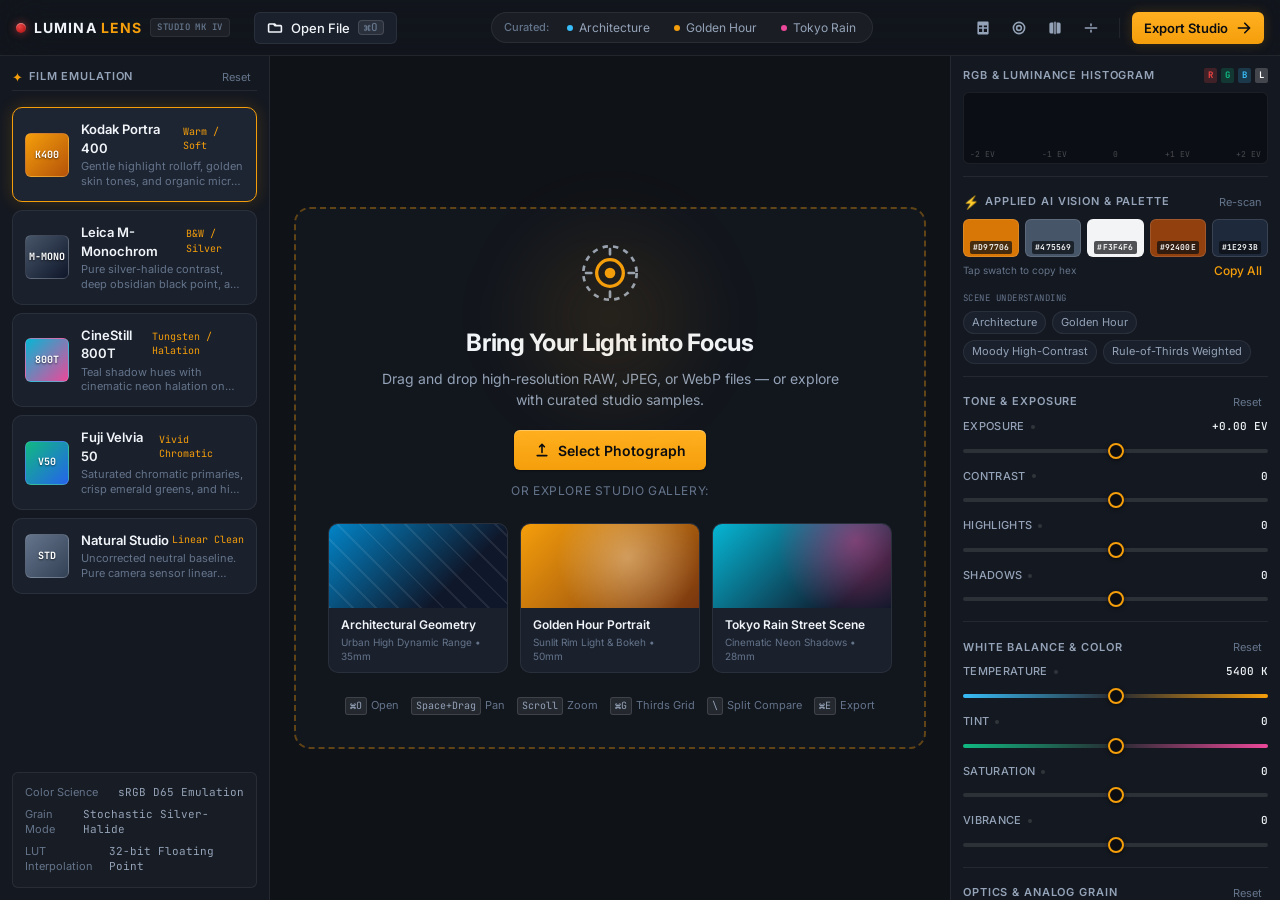
<file: lumina-lens/index.html>
<!DOCTYPE html>
<html lang="en">
<head>
  <meta charset="UTF-8">
  <meta name="viewport" content="width=device-width, initial-scale=1.0, maximum-scale=1.0, user-scalable=no">
  <title>Lumina Lens — Heritage Darkroom & Applied AI Studio</title>
  <meta name="description" content="Lumina Lens bridges heritage rangefinder tactile photography with modern applied AI vision and film emulation.">
  <link rel="preconnect" href="https://fonts.googleapis.com">
  <link rel="preconnect" href="https://fonts.gstatic.com" crossorigin>
  <link href="https://fonts.googleapis.com/css2?family=Inter:wght@300;400;500;600;700&family=JetBrains+Mono:wght@400;500;600&display=swap" rel="stylesheet">
  <link rel="stylesheet" href="styles.css">
</head>
<body class="state-empty" id="app-body">
  <!-- Top Navigation & Global Studio HUD -->
  <header class="studio-header">
    <div class="header-left">
      <div class="brand-cluster" title="Lumina Lens — Heritage Darkroom Studio">
        <span class="rangefinder-dot"></span>
        <span class="brand-title">LUMINA <span class="brand-accent">LENS</span></span>
        <span class="brand-badge">STUDIO MK IV</span>
      </div>

      <div class="file-actions">
        <input type="file" id="file-input" accept="image/jpeg,image/png,image/webp,image/avif,image/tiff,image/bmp" hidden>
        <button id="btn-open-file" class="btn btn-secondary btn-sm" title="Open Image File (⌘O)">
          <svg class="icon" viewBox="0 0 20 20" fill="currentColor">
            <path fill-rule="evenodd" d="M3 4a2 2 0 00-2 2v8a2 2 0 002 2h14a2 2 0 002-2V8a2 2 0 00-2-2h-5l-2-2H3zm0 2h4.586l2 2H17v6H3V6z" clip-rule="evenodd"/>
          </svg>
          <span>Open File</span>
          <kbd class="kbd-hint">⌘O</kbd>
        </button>
      </div>
    </div>

    <!-- Quick Samples Toolbar -->
    <div class="header-center">
      <div class="samples-pill-group" id="header-samples">
        <span class="samples-label">Curated:</span>
        <button class="sample-chip" data-sample="architecture" title="Load High Dynamic Range Architectural Geometry">
          <span class="sample-dot" style="background: #38BDF8;"></span>
          <span>Architecture</span>
        </button>
        <button class="sample-chip" data-sample="portrait" title="Load Warm Golden Hour Street Portrait">
          <span class="sample-dot" style="background: #F59E0B;"></span>
          <span>Golden Hour</span>
        </button>
        <button class="sample-chip" data-sample="tokyo" title="Load Cinematic Tokyo Rain Street Scene">
          <span class="sample-dot" style="background: #EC4899;"></span>
          <span>Tokyo Rain</span>
        </button>
      </div>
    </div>

    <!-- Studio Header Right: View Controls & Export Action -->
    <div class="header-right">
      <div class="hud-toggles">
        <button id="btn-toggle-thirds" class="icon-toggle-btn" title="Toggle Rule-of-Thirds Grid (⌘G)">
          <svg class="icon" viewBox="0 0 20 20" fill="currentColor">
            <path fill-rule="evenodd" d="M3 3a1 1 0 011-1h12a1 1 0 011 1v14a1 1 0 01-1 1H4a1 1 0 01-1-1V3zm2 4v2h4V7H5zm6 0v2h4V7h-4zm4 4h-4v2h4v-2zm-6 0H5v2h4v-2zm-4 4v-2h4v2H5zm6 0v-2h4v2h-4z" clip-rule="evenodd"/>
          </svg>
          <span class="tooltip">Rule-of-Thirds (⌘G)</span>
        </button>

        <button id="btn-toggle-spiral" class="icon-toggle-btn" title="Toggle Golden Ratio Spiral (⌘S)">
          <svg class="icon" viewBox="0 0 20 20" fill="currentColor">
            <path d="M10 2a8 8 0 100 16 8 8 0 000-16zm0 14a6 6 0 110-12 6 6 0 010 12zm0-10a4 4 0 100 8 4 4 0 000-8zm0 6a2 2 0 110-4 2 2 0 010 4z"/>
          </svg>
          <span class="tooltip">Golden Spiral (⌘S)</span>
        </button>

        <button id="btn-toggle-split" class="icon-toggle-btn" title="Split Before / After Comparison (\)">
          <svg class="icon" viewBox="0 0 20 20" fill="currentColor">
            <path fill-rule="evenodd" d="M10 2a1 1 0 011 1v14a1 1 0 11-2 0V3a1 1 0 011-1zM3 5a2 2 0 012-2h3v14H5a2 2 0 01-2-2V5zm12-2a2 2 0 012 2v10a2 2 0 01-2 2h-3V3h3z" clip-rule="evenodd"/>
          </svg>
          <span class="tooltip">Before / After (\)</span>
        </button>

        <button id="btn-toggle-horizon" class="icon-toggle-btn" title="Toggle Horizon Level Guide">
          <svg class="icon" viewBox="0 0 20 20" fill="currentColor">
            <path fill-rule="evenodd" d="M2 10a1 1 0 011-1h14a1 1 0 110 2H3a1 1 0 01-1-1zm8-6a1 1 0 011 1v2a1 1 0 11-2 0V5a1 1 0 011-1zm0 8a1 1 0 011 1v2a1 1 0 11-2 0v-2a1 1 0 011-1z" clip-rule="evenodd"/>
          </svg>
          <span class="tooltip">Horizon Level</span>
        </button>
      </div>

      <div class="divider-vertical"></div>

      <button id="btn-export-studio" class="btn btn-primary btn-sm btn-export" title="Export Editorial Card (⌘E)">
        <span>Export Studio</span>
        <svg class="icon" viewBox="0 0 20 20" fill="currentColor">
          <path fill-rule="evenodd" d="M10.293 3.293a1 1 0 011.414 0l6 6a1 1 0 010 1.414l-6 6a1 1 0 01-1.414-1.414L14.586 11H3a1 1 0 110-2h11.586l-4.293-4.293a1 1 0 010-1.414z" clip-rule="evenodd"/>
        </svg>
      </button>

      <!-- Mobile Menu Toggle -->
      <button id="btn-mobile-sheet" class="btn btn-icon mobile-only" title="Toggle Controls">
        <svg class="icon" viewBox="0 0 20 20" fill="currentColor">
          <path fill-rule="evenodd" d="M3 5a1 1 0 011-1h12a1 1 0 110 2H4a1 1 0 01-1-1zM3 10a1 1 0 011-1h12a1 1 0 110 2H4a1 1 0 01-1-1zM3 15a1 1 0 011-1h12a1 1 0 110 2H4a1 1 0 01-1-1z" clip-rule="evenodd"/>
        </svg>
      </button>
    </div>
  </header>

  <!-- Non-blocking Alert & Toast Notification Center -->
  <div id="toast-container" class="toast-container" aria-live="polite"></div>

  <!-- Loading State Shimmer & Step Progress HUD -->
  <div id="loading-overlay" class="loading-overlay hidden">
    <div class="loading-card">
      <div class="loading-ring">
        <span class="spinner-dot"></span>
      </div>
      <div class="loading-content">
        <h3 class="loading-title">Lumina Optical Engine</h3>
        <p id="loading-step-text" class="loading-step">Decoding RAW pixel buffer...</p>
        <div class="loading-bar">
          <div id="loading-progress" class="loading-progress-fill"></div>
        </div>
      </div>
    </div>
  </div>

  <!-- Main Studio Workspace Container -->
  <main class="studio-workspace">
    <!-- LEFT PANE: Film Stocks & Emulation Presets -->
    <aside class="studio-sidebar sidebar-left" id="sidebar-presets">
      <div class="panel-header">
        <div class="panel-header-title">
          <span class="panel-accent-mark">✦</span>
          <h2>FILM EMULATION</h2>
        </div>
        <button id="btn-reset-presets" class="btn-text-subtle" title="Reset to natural un-emulated profile">Reset</button>
      </div>

      <div class="preset-scroll-tray">
        <!-- Preset Item: Kodak Portra 400 -->
        <div class="preset-card active" data-preset="portra400">
          <div class="preset-badge" style="background: linear-gradient(135deg, #F59E0B, #B45309);">K400</div>
          <div class="preset-details">
            <div class="preset-name-row">
              <span class="preset-name">Kodak Portra 400</span>
              <span class="preset-tag">Warm / Soft</span>
            </div>
            <p class="preset-desc">Gentle highlight rolloff, golden skin tones, and organic micro-grain.</p>
          </div>
        </div>

        <!-- Preset Item: Leica M-Monochrom -->
        <div class="preset-card" data-preset="monochrom">
          <div class="preset-badge" style="background: linear-gradient(135deg, #475569, #0F172A);">M-MONO</div>
          <div class="preset-details">
            <div class="preset-name-row">
              <span class="preset-name">Leica M-Monochrom</span>
              <span class="preset-tag">B&W / Silver</span>
            </div>
            <p class="preset-desc">Pure silver-halide contrast, deep obsidian black point, and sharp micro-texture.</p>
          </div>
        </div>

        <!-- Preset Item: CineStill 800T -->
        <div class="preset-card" data-preset="cinestill800t">
          <div class="preset-badge" style="background: linear-gradient(135deg, #06B6D4, #EC4899);">800T</div>
          <div class="preset-details">
            <div class="preset-name-row">
              <span class="preset-name">CineStill 800T</span>
              <span class="preset-tag">Tungsten / Halation</span>
            </div>
            <p class="preset-desc">Teal shadow hues with cinematic neon halation on intense specular highlights.</p>
          </div>
        </div>

        <!-- Preset Item: Fuji Velvia 50 -->
        <div class="preset-card" data-preset="velvia50">
          <div class="preset-badge" style="background: linear-gradient(135deg, #10B981, #2563EB);">V50</div>
          <div class="preset-details">
            <div class="preset-name-row">
              <span class="preset-name">Fuji Velvia 50</span>
              <span class="preset-tag">Vivid Chromatic</span>
            </div>
            <p class="preset-desc">Saturated chromatic primaries, crisp emerald greens, and high landscape impact.</p>
          </div>
        </div>

        <!-- Preset Item: Natural / Neutral Studio -->
        <div class="preset-card" data-preset="neutral">
          <div class="preset-badge" style="background: linear-gradient(135deg, #64748B, #334155);">STD</div>
          <div class="preset-details">
            <div class="preset-name-row">
              <span class="preset-name">Natural Studio</span>
              <span class="preset-tag">Linear Clean</span>
            </div>
            <p class="preset-desc">Uncorrected neutral baseline. Pure camera sensor linear response.</p>
          </div>
        </div>
      </div>

      <!-- Quick Film Stock Fine-Tune Info -->
      <div class="film-stock-notes">
        <div class="info-row">
          <span class="info-label">Color Science</span>
          <span class="info-val">sRGB D65 Emulation</span>
        </div>
        <div class="info-row">
          <span class="info-label">Grain Mode</span>
          <span class="info-val">Stochastic Silver-Halide</span>
        </div>
        <div class="info-row">
          <span class="info-label">LUT Interpolation</span>
          <span class="info-val">32-bit Floating Point</span>
        </div>
      </div>
    </aside>

    <!-- CENTER PANE: Studio Viewport & Empty State Dropzone -->
    <section class="studio-viewport-container" id="studio-viewport-container">
      <!-- 1. EMPTY STATE VIEW -->
      <div class="viewport-empty-state" id="empty-state">
        <div class="empty-dropzone" id="empty-dropzone">
          <div class="ambient-glow"></div>
          <div class="empty-icon-wrap">
            <svg class="empty-icon" viewBox="0 0 48 48" fill="none">
              <circle cx="24" cy="24" r="20" stroke="currentColor" stroke-width="2" stroke-dasharray="4 4" class="dash-circle"/>
              <circle cx="24" cy="24" r="10" stroke="var(--color-accent-amber)" stroke-width="2.5"/>
              <circle cx="24" cy="24" r="4" fill="var(--color-accent-amber)"/>
              <path d="M24 6V10M24 38V42M6 24H10M38 24H42" stroke="currentColor" stroke-width="2" stroke-linecap="round"/>
            </svg>
          </div>
          <h1 class="empty-title">Bring Your Light into Focus</h1>
          <p class="empty-subtitle">
            Drag and drop high-resolution RAW, JPEG, or WebP files — or explore with curated studio samples.
          </p>

          <div class="empty-actions">
            <button id="btn-empty-browse" class="btn btn-primary btn-md">
              <svg class="icon" viewBox="0 0 20 20" fill="currentColor">
                <path fill-rule="evenodd" d="M3 17a1 1 0 011-1h12a1 1 0 110 2H4a1 1 0 01-1-1zM6.293 6.707a1 1 0 010-1.414l3-3a1 1 0 011.414 0l3 3a1 1 0 01-1.414 1.414L11 5.414V13a1 1 0 11-2 0V5.414L7.707 6.707a1 1 0 01-1.414 0z" clip-rule="evenodd"/>
              </svg>
              <span>Select Photograph</span>
            </button>
            <span class="empty-or-divider">or explore studio gallery:</span>
          </div>

          <!-- Sample Photo Cards in Empty State -->
          <div class="empty-samples-grid">
            <div class="sample-card" data-sample="architecture">
              <div class="sample-card-preview sample-thumb-arch"></div>
              <div class="sample-card-info">
                <span class="sample-card-name">Architectural Geometry</span>
                <span class="sample-card-meta">Urban High Dynamic Range • 35mm</span>
              </div>
            </div>

            <div class="sample-card" data-sample="portrait">
              <div class="sample-card-preview sample-thumb-portrait"></div>
              <div class="sample-card-info">
                <span class="sample-card-name">Golden Hour Portrait</span>
                <span class="sample-card-meta">Sunlit Rim Light & Bokeh • 50mm</span>
              </div>
            </div>

            <div class="sample-card" data-sample="tokyo">
              <div class="sample-card-preview sample-thumb-tokyo"></div>
              <div class="sample-card-info">
                <span class="sample-card-name">Tokyo Rain Street Scene</span>
                <span class="sample-card-meta">Cinematic Neon Shadows • 28mm</span>
              </div>
            </div>
          </div>

          <!-- Keyboard hints footer -->
          <div class="empty-shortcuts">
            <span class="shortcut-item"><kbd>⌘O</kbd> Open</span>
            <span class="shortcut-item"><kbd>Space+Drag</kbd> Pan</span>
            <span class="shortcut-item"><kbd>Scroll</kbd> Zoom</span>
            <span class="shortcut-item"><kbd>⌘G</kbd> Thirds Grid</span>
            <span class="shortcut-item"><kbd>\</kbd> Split Compare</span>
            <span class="shortcut-item"><kbd>⌘E</kbd> Export</span>
          </div>
        </div>
      </div>

      <!-- 2. POPULATED STUDIO CANVAS VIEWPORT -->
      <div class="canvas-viewport" id="canvas-viewport">
        <!-- Interactive Canvas Stage -->
        <div class="canvas-stage" id="canvas-stage">
          <!-- Main rendering canvas -->
          <canvas id="studio-canvas" class="studio-canvas"></canvas>
          <!-- Dynamic Overlay canvas for Rule of thirds, Golden spiral, Horizon, Split line -->
          <canvas id="overlay-canvas" class="overlay-canvas"></canvas>
          
          <!-- Interactive Before/After Split Drag Handle -->
          <div id="split-slider-handle" class="split-slider-handle hidden">
            <div class="split-line"></div>
            <div class="split-knob" title="Drag to compare original vs graded">
              <svg viewBox="0 0 16 16" fill="currentColor">
                <path d="M5.5 3.5l-3 4.5 3 4.5V3.5zm5 0v9l3-4.5-3-4.5z"/>
              </svg>
            </div>
            <div class="split-labels">
              <span class="split-label-before">ORIGINAL</span>
              <span class="split-label-after">LUMINA FILM</span>
            </div>
          </div>
        </div>

        <!-- Floating Top Canvas HUD (Overlays & View Modes) -->
        <div class="canvas-hud-top">
          <div class="hud-pill">
            <button id="btn-zoom-fit" class="hud-btn active" title="Fit to screen">Fit</button>
            <button id="btn-zoom-100" class="hud-btn" title="100% 1:1 Actual Pixels">100%</button>
            <button id="btn-zoom-in" class="hud-btn" title="Zoom In (+)">+</button>
            <button id="btn-zoom-out" class="hud-btn" title="Zoom Out (-)">−</button>
            <span id="hud-zoom-value" class="hud-data">100%</span>
          </div>

          <div class="hud-pill" id="hud-tilt-pill">
            <span class="hud-label">LEVEL</span>
            <span id="hud-tilt-degree" class="hud-data" style="color: var(--color-accent-amber);">0.0°</span>
          </div>
        </div>

        <!-- Floating Bottom Canvas HUD (Inspector Telemetry) -->
        <div class="canvas-hud-bottom">
          <div class="hud-telemetry-pill">
            <div class="telemetry-item">
              <span class="hud-label">DIMENSIONS</span>
              <span id="hud-dimensions" class="hud-data">3840 × 2560 px</span>
            </div>
            <div class="telemetry-divider"></div>
            <div class="telemetry-item">
              <span class="hud-label">POINTER</span>
              <span id="hud-coords" class="hud-data">X: 0 Y: 0</span>
            </div>
            <div class="telemetry-divider"></div>
            <div class="telemetry-item">
              <span class="hud-label">PIXEL COLOR</span>
              <span class="pixel-color-chip" id="hud-pixel-chip"></span>
              <span id="hud-pixel-rgb" class="hud-data">RGB(255, 255, 255)</span>
              <span id="hud-pixel-hex" class="hud-data-subtle">#FFFFFF</span>
            </div>
          </div>
        </div>
      </div>
    </section>

    <!-- RIGHT PANE: Precision Controls & Applied AI Vision -->
    <aside class="studio-sidebar sidebar-right" id="sidebar-inspector">
      <!-- Section 1: Live Real-time Histogram -->
      <div class="inspector-section section-histogram">
        <div class="section-header">
          <span class="section-title">RGB & LUMINANCE HISTOGRAM</span>
          <div class="histogram-channels">
            <span class="chan-tag chan-r">R</span>
            <span class="chan-tag chan-g">G</span>
            <span class="chan-tag chan-b">B</span>
            <span class="chan-tag chan-l">L</span>
          </div>
        </div>
        <div class="histogram-canvas-wrap">
          <canvas id="histogram-canvas" width="280" height="72"></canvas>
          <div class="histogram-ev-ticks">
            <span>-2 EV</span>
            <span>-1 EV</span>
            <span>0</span>
            <span>+1 EV</span>
            <span>+2 EV</span>
          </div>
        </div>
      </div>

      <!-- Section 2: Applied AI Vision & Palette Extraction -->
      <div class="inspector-section section-ai-vision">
        <div class="section-header">
          <div class="panel-header-title">
            <span class="panel-accent-mark">⚡</span>
            <span class="section-title">APPLIED AI VISION & PALETTE</span>
          </div>
          <button id="btn-reextract-ai" class="btn-text-subtle" title="Re-analyze image semantics">Re-scan</button>
        </div>

        <!-- 5-Swatch K-Means Color Palette Strip -->
        <div class="palette-container">
          <div class="palette-swatches-strip" id="palette-swatches">
            <!-- Dynamically populated 5 swatches -->
            <div class="swatch-chip" style="background-color: #D97706;" data-hex="#D97706" title="Click to copy #D97706">
              <span class="swatch-hex">#D97706</span>
            </div>
            <div class="swatch-chip" style="background-color: #475569;" data-hex="#475569" title="Click to copy #475569">
              <span class="swatch-hex">#475569</span>
            </div>
            <div class="swatch-chip" style="background-color: #F3F4F6;" data-hex="#F3F4F6" title="Click to copy #F3F4F6">
              <span class="swatch-hex">#F3F4F6</span>
            </div>
            <div class="swatch-chip" style="background-color: #92400E;" data-hex="#92400E" title="Click to copy #92400E">
              <span class="swatch-hex">#92400E</span>
            </div>
            <div class="swatch-chip" style="background-color: #1E293B;" data-hex="#1E293B" title="Click to copy #1E293B">
              <span class="swatch-hex">#1E293B</span>
            </div>
          </div>
          <div class="palette-footer-row">
            <span class="palette-hint">Tap swatch to copy hex</span>
            <button id="btn-copy-all-palette" class="btn-text-amber" title="Copy all hex values">Copy All</button>
          </div>
        </div>

        <!-- Scene Semantic Vision Tags -->
        <div class="vision-tags-container">
          <span class="tags-group-label">SCENE UNDERSTANDING</span>
          <div class="tags-cluster" id="vision-tags-cluster">
            <span class="tag-pill" data-type="scene">Architecture</span>
            <span class="tag-pill" data-type="lighting">Golden Hour</span>
            <span class="tag-pill" data-type="atmosphere">Moody High-Contrast</span>
            <span class="tag-pill" data-type="composition">Rule-of-Thirds Weighted</span>
          </div>
        </div>
      </div>

      <!-- Section 3: Tactile Film & Color Controls -->
      <div class="inspector-section section-sliders">
        <div class="section-header">
          <span class="section-title">TONE & EXPOSURE</span>
          <button id="btn-reset-tone" class="btn-text-subtle" title="Reset Tone sliders to 0">Reset</button>
        </div>

        <!-- Exposure Slider -->
        <div class="tactile-slider-group" data-param="exposure">
          <div class="slider-label-row">
            <span class="slider-name">EXPOSURE</span>
            <span class="slider-detent-dot" title="Zero detent"></span>
            <span class="slider-readout mono-readout" id="val-exposure">+0.00 EV</span>
          </div>
          <div class="slider-track-wrap zero-centered">
            <div class="center-detent-mark"></div>
            <input type="range" class="tactile-slider" id="slider-exposure" min="-2.0" max="2.0" step="0.05" value="0.0">
          </div>
        </div>

        <!-- Contrast Slider -->
        <div class="tactile-slider-group" data-param="contrast">
          <div class="slider-label-row">
            <span class="slider-name">CONTRAST</span>
            <span class="slider-detent-dot"></span>
            <span class="slider-readout mono-readout" id="val-contrast">0</span>
          </div>
          <div class="slider-track-wrap zero-centered">
            <div class="center-detent-mark"></div>
            <input type="range" class="tactile-slider" id="slider-contrast" min="-100" max="100" step="1" value="0">
          </div>
        </div>

        <!-- Highlights Slider -->
        <div class="tactile-slider-group" data-param="highlights">
          <div class="slider-label-row">
            <span class="slider-name">HIGHLIGHTS</span>
            <span class="slider-detent-dot"></span>
            <span class="slider-readout mono-readout" id="val-highlights">0</span>
          </div>
          <div class="slider-track-wrap zero-centered">
            <div class="center-detent-mark"></div>
            <input type="range" class="tactile-slider" id="slider-highlights" min="-100" max="100" step="1" value="0">
          </div>
        </div>

        <!-- Shadows Slider -->
        <div class="tactile-slider-group" data-param="shadows">
          <div class="slider-label-row">
            <span class="slider-name">SHADOWS</span>
            <span class="slider-detent-dot"></span>
            <span class="slider-readout mono-readout" id="val-shadows">0</span>
          </div>
          <div class="slider-track-wrap zero-centered">
            <div class="center-detent-mark"></div>
            <input type="range" class="tactile-slider" id="slider-shadows" min="-100" max="100" step="1" value="0">
          </div>
        </div>
      </div>

      <!-- Section 4: Color Balance & Temperature -->
      <div class="inspector-section section-sliders">
        <div class="section-header">
          <span class="section-title">WHITE BALANCE & COLOR</span>
          <button id="btn-reset-color" class="btn-text-subtle" title="Reset Color sliders to 0">Reset</button>
        </div>

        <!-- Temperature Slider -->
        <div class="tactile-slider-group" data-param="temperature">
          <div class="slider-label-row">
            <span class="slider-name">TEMPERATURE</span>
            <span class="slider-detent-dot"></span>
            <span class="slider-readout mono-readout" id="val-temperature">5400 K</span>
          </div>
          <div class="slider-track-wrap zero-centered temp-track">
            <div class="center-detent-mark"></div>
            <input type="range" class="tactile-slider" id="slider-temperature" min="-50" max="50" step="1" value="0">
          </div>
        </div>

        <!-- Tint Slider -->
        <div class="tactile-slider-group" data-param="tint">
          <div class="slider-label-row">
            <span class="slider-name">TINT</span>
            <span class="slider-detent-dot"></span>
            <span class="slider-readout mono-readout" id="val-tint">0</span>
          </div>
          <div class="slider-track-wrap zero-centered tint-track">
            <div class="center-detent-mark"></div>
            <input type="range" class="tactile-slider" id="slider-tint" min="-50" max="50" step="1" value="0">
          </div>
        </div>

        <!-- Saturation Slider -->
        <div class="tactile-slider-group" data-param="saturation">
          <div class="slider-label-row">
            <span class="slider-name">SATURATION</span>
            <span class="slider-detent-dot"></span>
            <span class="slider-readout mono-readout" id="val-saturation">0</span>
          </div>
          <div class="slider-track-wrap zero-centered">
            <div class="center-detent-mark"></div>
            <input type="range" class="tactile-slider" id="slider-saturation" min="-100" max="100" step="1" value="0">
          </div>
        </div>

        <!-- Vibrance Slider -->
        <div class="tactile-slider-group" data-param="vibrance">
          <div class="slider-label-row">
            <span class="slider-name">VIBRANCE</span>
            <span class="slider-detent-dot"></span>
            <span class="slider-readout mono-readout" id="val-vibrance">0</span>
          </div>
          <div class="slider-track-wrap zero-centered">
            <div class="center-detent-mark"></div>
            <input type="range" class="tactile-slider" id="slider-vibrance" min="-100" max="100" step="1" value="0">
          </div>
        </div>
      </div>

      <!-- Section 5: Analog Optics & Film Grain Generator -->
      <div class="inspector-section section-sliders">
        <div class="section-header">
          <span class="section-title">OPTICS & ANALOG GRAIN</span>
          <button id="btn-reset-optics" class="btn-text-subtle" title="Reset Optics to 0">Reset</button>
        </div>

        <!-- Vignette Slider -->
        <div class="tactile-slider-group" data-param="vignette">
          <div class="slider-label-row">
            <span class="slider-name">LENS VIGNETTE</span>
            <span class="slider-readout mono-readout" id="val-vignette">0%</span>
          </div>
          <div class="slider-track-wrap">
            <input type="range" class="tactile-slider" id="slider-vignette" min="0" max="100" step="1" value="0">
          </div>
        </div>

        <!-- Film Grain Roughness / Intensity Slider -->
        <div class="tactile-slider-group" data-param="grain">
          <div class="slider-label-row">
            <span class="slider-name">SILVER GRAIN ROUGHNESS</span>
            <span class="slider-readout mono-readout" id="val-grain">18%</span>
          </div>
          <div class="slider-track-wrap">
            <input type="range" class="tactile-slider" id="slider-grain" min="0" max="100" step="1" value="18">
          </div>
        </div>

        <!-- Film Grain Particle Size -->
        <div class="tactile-slider-group" data-param="grain-size">
          <div class="slider-label-row">
            <span class="slider-name">GRAIN PARTICLE SIZE</span>
            <span class="slider-readout mono-readout" id="val-grain-size">24 µm</span>
          </div>
          <div class="slider-track-wrap">
            <input type="range" class="tactile-slider" id="slider-grain-size" min="10" max="50" step="2" value="24">
          </div>
        </div>
      </div>

      <!-- Section 6: Camera & Lens Telemetry (EXIF) -->
      <div class="inspector-section section-exif">
        <div class="section-header">
          <span class="section-title">CAMERA TELEMETRY</span>
          <span class="section-badge">RANGEFINDER EXIF</span>
        </div>
        <div class="exif-grid">
          <div class="exif-cell">
            <span class="exif-label">BODY</span>
            <span class="exif-value" id="exif-body">Leica M11-P</span>
          </div>
          <div class="exif-cell">
            <span class="exif-label">OPTICS</span>
            <span class="exif-value" id="exif-lens">Summilux-M 35mm f/1.4</span>
          </div>
          <div class="exif-cell">
            <span class="exif-label">APERTURE</span>
            <span class="exif-value" id="exif-aperture">f/1.4</span>
          </div>
          <div class="exif-cell">
            <span class="exif-label">SHUTTER</span>
            <span class="exif-value" id="exif-shutter">1/500s</span>
          </div>
          <div class="exif-cell">
            <span class="exif-label">ISO</span>
            <span class="exif-value" id="exif-iso">ISO 200</span>
          </div>
          <div class="exif-cell">
            <span class="exif-label">COLOR SPACE</span>
            <span class="exif-value">sRGB D65</span>
          </div>
        </div>
      </div>
    </aside>
  </main>

  <!-- EDITORIAL EXPORT STUDIO MODAL DIALOG -->
  <div id="export-modal" class="modal-overlay hidden" role="dialog" aria-modal="true" aria-labelledby="export-modal-title">
    <div class="modal-window">
      <div class="modal-header">
        <div class="modal-title-cluster">
          <span class="modal-dot"></span>
          <h2 id="export-modal-title" class="modal-title">Editorial Presentation Studio</h2>
        </div>
        <button id="btn-close-modal" class="modal-close-btn" title="Close modal (Esc)">
          <svg class="icon" viewBox="0 0 20 20" fill="currentColor">
            <path fill-rule="evenodd" d="M4.293 4.293a1 1 0 011.414 0L10 8.586l4.293-4.293a1 1 0 111.414 1.414L11.414 10l4.293 4.293a1 1 0 01-1.414 1.414L10 11.414l-4.293 4.293a1 1 0 01-1.414-1.414L8.586 10 4.293 5.707a1 1 0 010-1.414z" clip-rule="evenodd"/>
          </svg>
        </button>
      </div>

      <div class="modal-body">
        <!-- Live High-Resolution Presentation Card Preview -->
        <div class="export-preview-wrapper">
          <div class="export-card-stage" id="export-card-stage">
            <canvas id="export-card-canvas" class="export-card-canvas"></canvas>
          </div>
        </div>

        <!-- Export Customization Options & Controls -->
        <div class="export-controls-pane">
          <div class="export-control-group">
            <label class="control-label">MATTE FRAME THEME</label>
            <div class="btn-group-toggle" id="theme-matte-toggle">
              <button class="btn-toggle active" data-theme="white">Leica Gallery White</button>
              <button class="btn-toggle" data-theme="dark">Obsidian Darkroom</button>
            </div>
          </div>

          <div class="export-control-group">
            <label class="control-label">MATTE BORDER WIDTH</label>
            <div class="btn-group-toggle" id="border-width-toggle">
              <button class="btn-toggle" data-border="16">16px</button>
              <button class="btn-toggle active" data-border="28">28px</button>
              <button class="btn-toggle" data-border="44">44px</button>
            </div>
          </div>

          <div class="export-control-group">
            <label class="control-label">TELEMETRY & PALETTE STRIP</label>
            <label class="checkbox-label">
              <input type="checkbox" id="chk-include-telemetry" checked>
              <span>Include Lens Telemetry (f/1.4 • 1/500s • 35mm)</span>
            </label>
            <label class="checkbox-label">
              <input type="checkbox" id="chk-include-palette" checked>
              <span>Include 5-Swatch Harmonic Color Chips</span>
            </label>
          </div>

          <div class="export-meta-preview">
            <div class="meta-row">
              <span class="meta-title">Output Format:</span>
              <span class="meta-val">High-Res PNG (Lossless 24-bit RGB)</span>
            </div>
            <div class="meta-row">
              <span class="meta-title">Color Profile:</span>
              <span class="meta-val">sRGB Color Space</span>
            </div>
            <div class="meta-row">
              <span class="meta-title">Render Target:</span>
              <span class="meta-val" id="export-resolution-label">2560 × 1700 px (300 DPI)</span>
            </div>
          </div>

          <div class="export-actions-row">
            <button id="btn-download-card" class="btn btn-primary btn-lg full-width">
              <svg class="icon" viewBox="0 0 20 20" fill="currentColor">
                <path fill-rule="evenodd" d="M3 17a1 1 0 011-1h12a1 1 0 110 2H4a1 1 0 01-1-1zm3.293-7.707a1 1 0 011.414 0L9 10.586V3a1 1 0 112 0v7.586l1.293-1.293a1 1 0 111.414 1.414l-3 3a1 1 0 01-1.414 0l-3-3a1 1 0 010-1.414z" clip-rule="evenodd"/>
              </svg>
              <span>Download Editorial Card (PNG)</span>
            </button>

            <div class="export-sub-actions">
              <button id="btn-copy-css-vars" class="btn btn-secondary btn-sm" title="Copy color palette as CSS variables">
                <svg class="icon" viewBox="0 0 20 20" fill="currentColor">
                  <path d="M8 3a1 1 0 011-1h2a1 1 0 110 2H9a1 1 0 01-1-1z"/>
                  <path d="M6 3a2 2 0 00-2 2v11a2 2 0 002 2h8a2 2 0 002-2V5a2 2 0 00-2-2 3 3 0 01-3 2H9a3 3 0 01-3-2z"/>
                </svg>
                <span>Copy Palette CSS</span>
              </button>

              <button id="btn-download-image-only" class="btn btn-secondary btn-sm" title="Export only the edited photo without matte frame">
                <svg class="icon" viewBox="0 0 20 20" fill="currentColor">
                  <path fill-rule="evenodd" d="M4 3a2 2 0 00-2 2v10a2 2 0 002 2h12a2 2 0 002-2V5a2 2 0 00-2-2H4zm12 12H4l4-8 3 6 2-4 3 6z" clip-rule="evenodd"/>
                </svg>
                <span>Photo Only (PNG)</span>
              </button>
            </div>
          </div>
        </div>
      </div>
    </div>
  </div>

  <!-- Main JavaScript Application Engine -->
  <script src="app.js"></script>
</body>
</html>
</file>
<file: styles.css>
/* ==========================================================================
   MeCod Labs — Official Design System & UI/UX Stylesheet
   Version: 1.0.0 (Production Master)
   Visual Style: Silicon Valley Light Mode • Electric Indigo & Cyber Mint Accents
   ========================================================================== */

:root {
  /* --- 60% Dominant Canvas & Surfaces --- */
  --bg-canvas: #FAFAFC;
  --bg-surface: #FFFFFF;
  --bg-surface-subtle: #F8FAFC;
  --bg-surface-well: #F1F5F9;
  --bg-card: #FFFFFF;
  --bg-overlay: rgba(15, 23, 42, 0.65);
  --bg-glass: rgba(255, 255, 255, 0.85);

  /* --- 30% Structural & Typography --- */
  --text-primary: #0F172A;     /* Slate 900 - 16.1:1 AAA on White */
  --text-secondary: #334155;   /* Slate 700 - 9.6:1 AAA on White */
  --text-muted: #64748B;       /* Slate 500 - 4.6:1 AA on White */
  --text-inverse: #FFFFFF;     /* Pure White */

  --border-subtle: rgba(15, 23, 42, 0.08); /* Delicate hairline */
  --border-light: #E2E8F0;                  /* Slate 200 */
  --border-focus: #4F46E5;                  /* Electric Indigo */
  --border-hover: rgba(79, 70, 229, 0.35);

  /* --- 10% Brand Accents & CTAs --- */
  --color-primary: #4F46E5;        /* Electric Indigo (Base) */
  --color-primary-hover: #4338CA;  /* Indigo 700 */
  --color-primary-active: #3730A3; /* Indigo 800 */
  --color-primary-light: #EEF2FF;  /* Indigo 50 */
  --color-primary-glow: rgba(79, 70, 229, 0.25);

  --color-accent: #10B981;         /* Cyber Mint (Emerald 500) */
  --color-accent-text: #059669;    /* Accessible Emerald 600 for text */
  --color-accent-light: #ECFDF5;   /* Emerald 50 */
  --color-accent-glow: rgba(16, 185, 129, 0.40);

  /* --- Status & Feedback Tokens --- */
  --color-success-bg: #ECFDF5;
  --color-success-text: #065F46;
  --color-success-border: #A7F3D0;

  --color-danger-bg: #FEF2F2;
  --color-danger-text: #991B1B;
  --color-danger-border: #FECACA;

  --color-warning-bg: #FFFBEB;
  --color-warning-text: #92400E;
  --color-warning-border: #FDE68A;

  /* --- Typography Font Stacks --- */
  --font-sans: 'Inter', -apple-system, BlinkMacSystemFont, 'SF Pro Display', 'Segoe UI', sans-serif;
  --font-mono: 'JetBrains Mono', 'SF Mono', 'Fira Code', monospace;

  /* --- 8pt Spacing Scale Tokens --- */
  --space-0-5: 4px;
  --space-1: 8px;
  --space-1-5: 12px;
  --space-2: 16px;
  --space-3: 24px;
  --space-4: 32px;
  --space-6: 48px;
  --space-8: 64px;
  --space-12: 96px;

  /* --- Border Radius Scale --- */
  --radius-sm: 6px;
  --radius-md: 10px;
  --radius-lg: 16px;
  --radius-xl: 20px;
  --radius-2xl: 28px;
  --radius-pill: 9999px;

  /* --- Elevation & Shadow Tokens --- */
  --shadow-sm: 0 1px 2px 0 rgba(15, 23, 42, 0.05);
  --shadow-md: 0 4px 6px -1px rgba(15, 23, 42, 0.08), 0 2px 4px -2px rgba(15, 23, 42, 0.04);
  --shadow-lg: 0 10px 15px -3px rgba(15, 23, 42, 0.08), 0 4px 6px -4px rgba(15, 23, 42, 0.03);
  --shadow-xl: 0 20px 25px -5px rgba(15, 23, 42, 0.10), 0 8px 10px -6px rgba(15, 23, 42, 0.04);
  --shadow-card-hover: 0 16px 32px -4px rgba(79, 70, 229, 0.12), 0 4px 8px -2px rgba(15, 23, 42, 0.04);
  --shadow-button-primary: 0 4px 14px 0 rgba(79, 70, 229, 0.35);

  /* --- Motion & Transitions --- */
  --transition-fast: 150ms cubic-bezier(0.4, 0, 0.2, 1);
  --transition-normal: 250ms cubic-bezier(0.4, 0, 0.2, 1);
  --transition-bounce: 350ms cubic-bezier(0.34, 1.56, 0.64, 1);

  /* --- Ergonomics & Z-Index --- */
  --min-touch-target: 44px;
  --z-nav: 100;
  --z-toast: 200;
  --z-modal: 300;
}

/* ==========================================================================
   Reset & Baseline Styles
   ========================================================================== */
*, *::before, *::after {
  box-sizing: border-box;
  margin: 0;
  padding: 0;
}

html {
  font-size: 16px;
  scroll-behavior: smooth;
  -webkit-text-size-adjust: 100%;
}

body {
  font-family: var(--font-sans);
  background-color: var(--bg-canvas);
  color: var(--text-secondary);
  line-height: 1.6;
  -webkit-font-smoothing: antialiased;
  -moz-osx-font-smoothing: grayscale;
  overflow-x: hidden;
  position: relative;
}

img, svg {
  display: block;
  max-width: 100%;
}

button, input, select, textarea {
  font: inherit;
  color: inherit;
}

a {
  color: inherit;
  text-decoration: none;
}

/* ==========================================================================
   Typography Utilities
   ========================================================================== */
.font-mono {
  font-family: var(--font-mono);
}

h1, h2, h3, h4, h5, h6 {
  color: var(--text-primary);
  font-weight: 700;
  line-height: 1.25;
}

.text-gradient {
  background: linear-gradient(135deg, #4F46E5 0%, #06B6D4 100%);
  -webkit-background-clip: text;
  -webkit-text-fill-color: transparent;
  background-clip: text;
}

/* Section Header Shared */
.section-header {
  text-align: center;
  max-width: 760px;
  margin: 0 auto var(--space-6);
}

.eyebrow-badge {
  display: inline-flex;
  align-items: center;
  gap: var(--space-1);
  padding: var(--space-0-5) var(--space-1-5);
  background-color: var(--color-primary-light);
  color: var(--color-primary);
  border-radius: var(--radius-pill);
  font-family: var(--font-mono);
  font-size: 0.75rem;
  font-weight: 600;
  text-transform: uppercase;
  letter-spacing: 0.05em;
  margin-bottom: var(--space-1-5);
  border: 1px solid rgba(79, 70, 229, 0.15);
}

.section-title {
  font-size: clamp(1.85rem, 3.5vw, 2.5rem);
  font-weight: 800;
  letter-spacing: -0.025em;
  color: var(--text-primary);
  margin-bottom: var(--space-1-5);
}

.section-subtitle {
  font-size: clamp(1rem, 1.8vw, 1.125rem);
  color: var(--text-muted);
  line-height: 1.6;
}

/* ==========================================================================
   Container & Layout Grid
   ========================================================================== */
.container {
  width: 100%;
  max-width: 1200px;
  margin: 0 auto;
  padding: 0 var(--space-3);
}

@media (max-width: 768px) {
  .container {
    padding: 0 var(--space-2);
  }
}

.section {
  padding: var(--space-12) 0;
  position: relative;
}

@media (max-width: 768px) {
  .section {
    padding: var(--space-8) 0;
  }
}

/* ==========================================================================
   Touch Ergonomics Helper (Apple HIG 44pt rule)
   ========================================================================== */
.min-touch {
  min-height: var(--min-touch-target);
  min-width: var(--min-touch-target);
  display: inline-flex;
  align-items: center;
  justify-content: center;
}

/* ==========================================================================
   Sticky Frosted Navigation Header
   ========================================================================== */
.site-header {
  position: fixed;
  top: 0;
  left: 0;
  right: 0;
  height: 72px;
  background-color: var(--bg-glass);
  backdrop-filter: blur(16px);
  -webkit-backdrop-filter: blur(16px);
  border-bottom: 1px solid var(--border-subtle);
  z-index: var(--z-nav);
  transition: transform var(--transition-normal), background-color var(--transition-normal);
}

.nav-container {
  height: 100%;
  display: flex;
  align-items: center;
  justify-content: space-between;
}

/* Brandmark Logo Lockup */
.brand-lockup {
  display: flex;
  align-items: center;
  gap: var(--space-1-5);
  cursor: pointer;
  user-select: none;
  min-height: var(--min-touch-target);
}

.brand-icon {
  width: 38px;
  height: 38px;
  display: block;
  flex-shrink: 0;
  transition: transform var(--transition-normal);
}

.brand-lockup:hover .brand-icon {
  transform: rotate(5deg) scale(1.04);
}

.brand-text {
  font-size: 1.25rem;
  font-weight: 800;
  letter-spacing: -0.025em;
  display: flex;
  align-items: center;
}

.brand-me {
  color: var(--text-primary);
}

.brand-cod {
  color: var(--color-primary);
}

.brand-labs {
  color: var(--text-muted);
  font-weight: 400;
  margin-left: 4px;
}

/* Desktop Navigation */
.nav-links {
  display: flex;
  align-items: center;
  list-style: none;
  gap: var(--space-1);
}

.nav-link {
  display: inline-flex;
  align-items: center;
  height: 40px;
  padding: 0 var(--space-2);
  border-radius: var(--radius-sm);
  color: var(--text-secondary);
  font-size: 0.9375rem;
  font-weight: 600;
  transition: color var(--transition-fast), background-color var(--transition-fast);
}

.nav-link:hover {
  color: var(--text-primary);
  background-color: rgba(15, 23, 42, 0.04);
}

.nav-link.active {
  color: var(--color-primary);
  background-color: var(--color-primary-light);
}

/* Header Action Buttons */
.nav-actions {
  display: flex;
  align-items: center;
  gap: var(--space-1-5);
}

/* Language Switcher Component (ML-08) */
.lang-switcher {
  display: inline-flex;
  align-items: center;
  background: rgba(255, 255, 255, 0.85);
  border: 1px solid var(--border-subtle);
  border-radius: var(--radius-full);
  padding: 2px 4px;
  height: 38px;
  box-shadow: 0 1px 3px rgba(0, 0, 0, 0.05);
}

.lang-btn {
  background: transparent;
  border: none;
  font-family: var(--font-mono);
  font-size: 0.8125rem;
  font-weight: 600;
  color: var(--text-muted);
  padding: 4px 8px;
  border-radius: var(--radius-full);
  cursor: pointer;
  transition: all var(--transition-fast);
  min-height: 30px;
  min-width: 30px;
  display: inline-flex;
  align-items: center;
  justify-content: center;
}

.lang-btn:hover {
  color: var(--text-primary);
}

.lang-btn.active {
  background: var(--color-primary);
  color: #FFFFFF;
  box-shadow: 0 2px 6px rgba(79, 70, 229, 0.3);
}

.lang-divider {
  font-family: var(--font-mono);
  font-size: 0.75rem;
  color: var(--border-medium);
  padding: 0 1px;
  user-select: none;
}

.drawer-lang-group {
  display: flex;
  align-items: center;
  justify-content: space-between;
  padding: var(--space-2) var(--space-3);
  margin-bottom: var(--space-2);
  background: var(--surface-subtle);
  border-radius: var(--radius-md);
  border: 1px solid var(--border-subtle);
}

.drawer-lang-label {
  font-size: 0.875rem;
  font-weight: 500;
  color: var(--text-secondary);
}

.btn-primary {
  display: inline-flex;
  align-items: center;
  justify-content: center;
  gap: var(--space-1);
  height: 44px;
  padding: 0 var(--space-3);
  background-color: var(--color-primary);
  color: var(--text-inverse);
  font-weight: 600;
  font-size: 0.9375rem;
  border-radius: var(--radius-md);
  border: none;
  cursor: pointer;
  box-shadow: var(--shadow-button-primary);
  transition: background-color var(--transition-fast), transform var(--transition-fast), box-shadow var(--transition-fast);
  white-space: nowrap;
}

.btn-primary:hover {
  background-color: var(--color-primary-hover);
  transform: translateY(-1px);
  box-shadow: 0 6px 18px rgba(79, 70, 229, 0.4);
}

.btn-primary:active {
  background-color: var(--color-primary-active);
  transform: translateY(0);
}

.btn-secondary {
  display: inline-flex;
  align-items: center;
  justify-content: center;
  gap: var(--space-1);
  height: 44px;
  padding: 0 var(--space-3);
  background-color: var(--bg-surface);
  color: var(--text-primary);
  font-weight: 600;
  font-size: 0.9375rem;
  border-radius: var(--radius-md);
  border: 1px solid var(--border-light);
  cursor: pointer;
  box-shadow: var(--shadow-sm);
  transition: background-color var(--transition-fast), border-color var(--transition-fast), transform var(--transition-fast);
  white-space: nowrap;
}

.btn-secondary:hover {
  background-color: var(--bg-surface-subtle);
  border-color: #CBD5E1;
  transform: translateY(-1px);
}

/* Hamburger Button */
.hamburger-btn {
  display: none;
  width: 44px;
  height: 44px;
  background: transparent;
  border: 1px solid var(--border-subtle);
  border-radius: var(--radius-md);
  cursor: pointer;
  align-items: center;
  justify-content: center;
  color: var(--text-primary);
  transition: background-color var(--transition-fast);
}

.hamburger-btn:hover {
  background-color: var(--bg-surface-well);
}

/* Mobile Drawer Overlay */
.mobile-drawer {
  position: fixed;
  inset: 0;
  background-color: var(--bg-overlay);
  backdrop-filter: blur(8px);
  -webkit-backdrop-filter: blur(8px);
  z-index: calc(var(--z-nav) + 1);
  opacity: 0;
  visibility: hidden;
  overflow: hidden;
  transition: opacity var(--transition-normal), visibility var(--transition-normal);
}

.mobile-drawer.open {
  opacity: 1;
  visibility: visible;
}

.drawer-sheet {
  position: absolute;
  top: 0;
  right: 0;
  width: 82%;
  max-width: 360px;
  height: 100%;
  background-color: var(--bg-surface);
  box-shadow: var(--shadow-xl);
  padding: var(--space-3);
  display: flex;
  flex-direction: column;
  transform: translateX(100%);
  transition: transform var(--transition-normal);
}

.mobile-drawer.open .drawer-sheet {
  transform: translateX(0);
}

.drawer-header {
  display: flex;
  align-items: center;
  justify-content: space-between;
  padding-bottom: var(--space-2);
  border-bottom: 1px solid var(--border-subtle);
  margin-bottom: var(--space-3);
}

.drawer-close {
  width: 44px;
  height: 44px;
  display: flex;
  align-items: center;
  justify-content: center;
  background: transparent;
  border: none;
  border-radius: var(--radius-md);
  color: var(--text-muted);
  cursor: pointer;
}

.drawer-links {
  list-style: none;
  display: flex;
  flex-direction: column;
  gap: var(--space-1);
}

.drawer-link {
  display: flex;
  align-items: center;
  min-height: 48px;
  padding: 0 var(--space-2);
  border-radius: var(--radius-md);
  color: var(--text-primary);
  font-weight: 600;
  font-size: 1.05rem;
}

.drawer-link:hover, .drawer-link.active {
  background-color: var(--color-primary-light);
  color: var(--color-primary);
}

.drawer-footer {
  margin-top: auto;
  padding-top: var(--space-3);
  border-top: 1px solid var(--border-subtle);
  display: flex;
  flex-direction: column;
  gap: var(--space-2);
}

@media (max-width: 860px) {
  .site-header {
    height: 64px;
  }
  .nav-links {
    display: none;
  }
  .hamburger-btn {
    display: flex;
  }
  #btn-header-hire {
    display: none;
  }
}

/* ==========================================================================
   Hero Section & Live Pulsing Badge
   ========================================================================== */
.hero-section {
  padding-top: calc(72px + var(--space-12));
  padding-bottom: var(--space-12);
  text-align: center;
  position: relative;
  overflow: hidden;
}

.hero-glow-bg {
  position: absolute;
  top: 10%;
  left: 50%;
  transform: translateX(-50%);
  width: 700px;
  height: 400px;
  background: radial-gradient(circle, rgba(79, 70, 229, 0.08) 0%, rgba(16, 185, 129, 0.04) 50%, transparent 70%);
  pointer-events: none;
  z-index: 0;
  filter: blur(40px);
}

.hero-content {
  position: relative;
  z-index: 1;
  max-width: 900px;
  margin: 0 auto;
}

/* Dynamic Live Status Badge */
.live-status-pill {
  display: inline-flex;
  align-items: center;
  gap: var(--space-1-5);
  padding: 6px var(--space-2);
  background-color: var(--color-accent-light);
  border: 1px solid rgba(16, 185, 129, 0.35);
  border-radius: var(--radius-pill);
  color: var(--color-success-text);
  font-family: var(--font-mono);
  font-size: 0.8125rem;
  font-weight: 600;
  letter-spacing: 0.01em;
  margin-bottom: var(--space-3);
  box-shadow: 0 2px 8px rgba(16, 185, 129, 0.15);
  min-height: 38px;
}

.pulse-radar-container {
  position: relative;
  width: 10px;
  height: 10px;
  display: flex;
  align-items: center;
  justify-content: center;
}

.pulse-radar-dot {
  width: 8px;
  height: 8px;
  background-color: var(--color-accent);
  border-radius: 50%;
  position: relative;
  z-index: 2;
}

.pulse-radar-ping {
  position: absolute;
  top: 0;
  left: 0;
  width: 100%;
  height: 100%;
  border-radius: 50%;
  background-color: var(--color-accent);
  opacity: 0.75;
  animation: radar-ping 2s cubic-bezier(0, 0, 0.2, 1) infinite;
}

@keyframes radar-ping {
  0% {
    transform: scale(0.9);
    opacity: 0.8;
  }
  70%, 100% {
    transform: scale(2.6);
    opacity: 0;
  }
}

.hero-headline {
  font-size: clamp(2.25rem, 5vw, 3.5rem);
  font-weight: 800;
  letter-spacing: -0.035em;
  line-height: 1.15;
  color: var(--text-primary);
  margin-bottom: var(--space-3);
}

.hero-subheadline {
  font-size: clamp(1.05rem, 2vw, 1.25rem);
  color: var(--text-secondary);
  line-height: 1.6;
  max-width: 760px;
  margin: 0 auto var(--space-4);
  font-weight: 400;
}

.hero-cta-group {
  display: flex;
  align-items: center;
  justify-content: center;
  flex-wrap: wrap;
  gap: var(--space-2);
  margin-bottom: var(--space-8);
}

/* Quick Copy Mini-widget in Hero */
.quick-email-widget {
  display: inline-flex;
  align-items: center;
  background-color: var(--bg-surface);
  border: 1px solid var(--border-light);
  border-radius: var(--radius-md);
  padding: 4px 6px 4px var(--space-2);
  gap: var(--space-1);
  box-shadow: var(--shadow-sm);
  transition: border-color var(--transition-fast);
}

.quick-email-widget:hover {
  border-color: var(--color-primary);
}

.quick-email-text {
  font-family: var(--font-mono);
  font-size: 0.8125rem;
  color: var(--text-secondary);
}

.quick-email-btn {
  display: inline-flex;
  align-items: center;
  justify-content: center;
  width: 44px;
  height: 44px;
  min-width: 44px;
  min-height: 44px;
  background-color: var(--color-primary-light);
  color: var(--color-primary);
  border: none;
  border-radius: var(--radius-sm);
  cursor: pointer;
  transition: background-color var(--transition-fast), color var(--transition-fast);
}

.quick-email-btn:hover {
  background-color: var(--color-primary);
  color: var(--text-inverse);
}

/* Studio Proof Badges Metrics Bar */
.metrics-bar {
  display: grid;
  grid-template-columns: repeat(3, 1fr);
  gap: var(--space-3);
  max-width: 900px;
  margin: 0 auto;
  padding: var(--space-3);
  background-color: var(--bg-surface);
  border: 1px solid var(--border-subtle);
  border-radius: var(--radius-xl);
  box-shadow: var(--shadow-md);
}

.metric-item {
  display: flex;
  flex-direction: column;
  align-items: center;
  text-align: center;
  padding: var(--space-1-5);
  border-right: 1px solid var(--border-subtle);
}

.metric-item:last-child {
  border-right: none;
}

.metric-value {
  font-family: var(--font-mono);
  font-size: clamp(1.5rem, 3vw, 2.1rem);
  font-weight: 800;
  color: var(--color-primary);
  line-height: 1.1;
  margin-bottom: var(--space-0-5);
}

.metric-label {
  font-size: 0.9375rem;
  font-weight: 700;
  color: var(--text-primary);
  margin-bottom: 2px;
}

.metric-desc {
  font-size: 0.8125rem;
  color: var(--text-muted);
}

@media (max-width: 768px) {
  .metrics-bar {
    grid-template-columns: 1fr;
    gap: var(--space-2);
  }
  .metric-item {
    border-right: none;
    border-bottom: 1px solid var(--border-subtle);
    padding-bottom: var(--space-2);
  }
  .metric-item:last-child {
    border-bottom: none;
  }
}

/* ==========================================================================
   Featured Proof-of-Work Showcase
   ========================================================================== */
.proof-cards-grid {
  display: flex;
  flex-direction: column;
  gap: var(--space-6);
}

.showcase-card {
  background-color: var(--bg-card);
  border: 1px solid var(--border-subtle);
  border-radius: var(--radius-xl);
  overflow: hidden;
  box-shadow: var(--shadow-md);
  display: grid;
  grid-template-columns: 1.1fr 1fr;
  transition: transform var(--transition-normal), box-shadow var(--transition-normal), border-color var(--transition-normal);
}

.showcase-card:hover {
  transform: translateY(-4px);
  border-color: var(--border-hover);
  box-shadow: var(--shadow-card-hover);
}

.showcase-card.card-reversed {
  grid-template-columns: 1fr 1.1fr;
}

.showcase-card.card-reversed .showcase-visual {
  order: 2;
}

.showcase-card.card-reversed .showcase-info {
  order: 1;
}

/* Showcase Visual Canvas / Mockup Panel */
.showcase-visual {
  background-color: var(--bg-surface-subtle);
  padding: var(--space-4);
  display: flex;
  flex-direction: column;
  justify-content: center;
  align-items: center;
  border-right: 1px solid var(--border-subtle);
  position: relative;
  overflow: hidden;
}

.card-reversed .showcase-visual {
  border-right: none;
  border-left: 1px solid var(--border-subtle);
}

.visual-mockup-frame {
  width: 100%;
  max-width: 480px;
  background: var(--bg-surface);
  border-radius: var(--radius-lg);
  border: 1px solid var(--border-light);
  box-shadow: var(--shadow-lg);
  overflow: hidden;
}

.frame-topbar {
  display: flex;
  align-items: center;
  justify-content: space-between;
  padding: 10px 14px;
  background-color: var(--bg-surface-well);
  border-bottom: 1px solid var(--border-subtle);
}

.frame-dots {
  display: flex;
  gap: 6px;
}

.frame-dot {
  width: 10px;
  height: 10px;
  border-radius: 50%;
  background-color: #CBD5E1;
}

.frame-dot.red { background-color: #EF4444; }
.frame-dot.yellow { background-color: #F59E0B; }
.frame-dot.green { background-color: #10B981; }

.frame-badge {
  font-family: var(--font-mono);
  font-size: 0.6875rem;
  font-weight: 600;
  color: var(--text-muted);
}

.frame-preview-area {
  position: relative;
  background: #0F172A;
  aspect-ratio: 16 / 10;
  display: flex;
  align-items: center;
  justify-content: center;
  overflow: hidden;
}

/* Mini Canvas / SVG representations in showcase */
.lumina-mini-canvas {
  width: 100%;
  height: 100%;
  object-fit: cover;
  display: block;
}

.frame-overlay-status {
  position: absolute;
  bottom: 8px;
  left: 8px;
  background: rgba(15, 23, 42, 0.75);
  backdrop-filter: blur(8px);
  padding: 4px 10px;
  border-radius: var(--radius-sm);
  color: #FFFFFF;
  font-family: var(--font-mono);
  font-size: 0.6875rem;
  display: flex;
  align-items: center;
  gap: 6px;
}

.status-dot-green {
  width: 6px;
  height: 6px;
  border-radius: 50%;
  background-color: var(--color-accent);
}

/* Showcase Info Panel */
.showcase-info {
  padding: var(--space-4);
  display: flex;
  flex-direction: column;
  justify-content: center;
}

.showcase-category-pill {
  display: inline-flex;
  align-items: center;
  gap: 6px;
  font-family: var(--font-mono);
  font-size: 0.75rem;
  font-weight: 600;
  color: var(--color-primary);
  text-transform: uppercase;
  letter-spacing: 0.05em;
  margin-bottom: var(--space-1);
}

.showcase-title {
  font-size: clamp(1.4rem, 2.5vw, 1.85rem);
  font-weight: 800;
  color: var(--text-primary);
  letter-spacing: -0.02em;
  margin-bottom: var(--space-1);
}

.showcase-tagline {
  font-size: 1.05rem;
  font-weight: 500;
  color: var(--text-secondary);
  margin-bottom: var(--space-2);
  line-height: 1.5;
}

.showcase-desc {
  font-size: 0.9375rem;
  color: var(--text-muted);
  line-height: 1.6;
  margin-bottom: var(--space-3);
}

/* Tech Badges List */
.tech-badges-list {
  display: flex;
  flex-wrap: wrap;
  gap: var(--space-1);
  margin-bottom: var(--space-3);
}

.tech-badge {
  display: inline-flex;
  align-items: center;
  padding: 4px 10px;
  background-color: var(--bg-surface-well);
  border: 1px solid var(--border-subtle);
  border-radius: var(--radius-sm);
  font-family: var(--font-mono);
  font-size: 0.75rem;
  font-weight: 500;
  color: var(--text-secondary);
  transition: background-color var(--transition-fast), border-color var(--transition-fast);
}

.tech-badge:hover {
  background-color: var(--color-primary-light);
  border-color: rgba(79, 70, 229, 0.2);
  color: var(--color-primary);
}

/* Feature Highlights Matrix */
.showcase-metrics {
  display: grid;
  grid-template-columns: repeat(3, 1fr);
  gap: var(--space-1-5);
  padding: var(--space-2);
  background-color: var(--bg-surface-subtle);
  border-radius: var(--radius-md);
  border: 1px solid var(--border-subtle);
  margin-bottom: var(--space-3);
}

.showcase-metric-box {
  display: flex;
  flex-direction: column;
}

.showcase-metric-num {
  font-family: var(--font-mono);
  font-size: 1rem;
  font-weight: 700;
  color: var(--color-accent-text);
}

.showcase-metric-label {
  font-size: 0.6875rem;
  color: var(--text-muted);
  font-weight: 500;
}

/* Card Action Buttons */
.showcase-actions {
  display: flex;
  align-items: center;
  flex-wrap: wrap;
  gap: var(--space-1-5);
}

@media (max-width: 960px) {
  .showcase-card, .showcase-card.card-reversed {
    grid-template-columns: 1fr;
  }
  .showcase-card.card-reversed .showcase-visual {
    order: 1;
  }
  .showcase-card.card-reversed .showcase-info {
    order: 2;
  }
  .showcase-visual {
    border-right: none;
    border-bottom: 1px solid var(--border-subtle);
  }
  .card-reversed .showcase-visual {
    border-left: none;
    border-bottom: 1px solid var(--border-subtle);
  }
  .showcase-info {
    padding: var(--space-3);
  }
}

/* ==========================================================================
   Filterable Technology Matrix
   ========================================================================== */
.tech-toolbar {
  display: flex;
  align-items: center;
  justify-content: space-between;
  flex-wrap: wrap;
  gap: var(--space-2);
  margin-bottom: var(--space-4);
}

.tech-filter-pills {
  display: flex;
  align-items: center;
  flex-wrap: wrap;
  gap: var(--space-1);
}

.filter-pill {
  min-height: 44px;
  padding: 0 var(--space-2);
  background-color: var(--bg-surface-well);
  color: var(--text-secondary);
  border: 1px solid var(--border-subtle);
  border-radius: var(--radius-pill);
  font-family: var(--font-mono);
  font-size: 0.8125rem;
  font-weight: 600;
  cursor: pointer;
  display: inline-flex;
  align-items: center;
  justify-content: center;
  gap: 6px;
  transition: all var(--transition-fast);
}

.filter-pill:hover {
  background-color: #E2E8F0;
  color: var(--text-primary);
}

.filter-pill.active {
  background-color: var(--color-primary);
  color: var(--text-inverse);
  border-color: var(--color-primary);
  box-shadow: 0 4px 12px rgba(79, 70, 229, 0.25);
}

.pill-count {
  font-size: 0.75rem;
  opacity: 0.85;
}

/* Search input in tech matrix */
.tech-search-container {
  position: relative;
  min-width: 240px;
}

.tech-search-input {
  width: 100%;
  height: 44px;
  padding: 0 36px 0 var(--space-2);
  background-color: var(--bg-surface);
  border: 1px solid var(--border-light);
  border-radius: var(--radius-md);
  font-size: 0.875rem;
  color: var(--text-primary);
  outline: none;
  transition: border-color var(--transition-fast), box-shadow var(--transition-fast);
}

.tech-search-input:focus {
  border-color: var(--color-primary);
  box-shadow: 0 0 0 3px rgba(79, 70, 229, 0.15);
}

.tech-search-clear {
  position: absolute;
  right: 2px;
  top: 50%;
  transform: translateY(-50%);
  width: 44px;
  height: 44px;
  min-width: 44px;
  min-height: 44px;
  display: none;
  align-items: center;
  justify-content: center;
  background: transparent;
  border: none;
  color: var(--text-muted);
  cursor: pointer;
  border-radius: var(--radius-sm);
}

.tech-search-clear.visible {
  display: flex;
}

/* Tech Cards Grid */
.tech-grid {
  display: grid;
  grid-template-columns: repeat(auto-fill, minmax(260px, 1fr));
  gap: var(--space-3);
  transition: opacity var(--transition-normal);
}

.tech-card {
  background-color: var(--bg-card);
  border: 1px solid var(--border-subtle);
  border-radius: var(--radius-lg);
  padding: var(--space-3);
  display: flex;
  flex-direction: column;
  box-shadow: var(--shadow-sm);
  transition: transform var(--transition-fast), box-shadow var(--transition-fast), border-color var(--transition-fast);
}

.tech-card:hover {
  transform: translateY(-3px);
  border-color: var(--border-hover);
  box-shadow: var(--shadow-md);
}

.tech-card-header {
  display: flex;
  align-items: center;
  justify-content: space-between;
  margin-bottom: var(--space-1-5);
}

.tech-icon-wrap {
  width: 44px;
  height: 44px;
  border-radius: var(--radius-md);
  background-color: var(--color-primary-light);
  color: var(--color-primary);
  display: flex;
  align-items: center;
  justify-content: center;
}

.tech-level-pill {
  font-family: var(--font-mono);
  font-size: 0.6875rem;
  font-weight: 600;
  padding: 3px 8px;
  border-radius: var(--radius-pill);
  background-color: var(--color-accent-light);
  color: var(--color-accent-text);
  border: 1px solid rgba(16, 185, 129, 0.25);
}

.tech-level-pill.hot,
.tech-level-pill.cutting-edge {
  background-color: var(--color-primary-light);
  color: var(--color-primary);
  border: 1px solid rgba(79, 70, 229, 0.25);
}

.tech-name {
  font-size: 1.125rem;
  font-weight: 700;
  color: var(--text-primary);
  margin-bottom: var(--space-0-5);
}

.tech-category-label {
  font-family: var(--font-mono);
  font-size: 0.75rem;
  color: var(--text-muted);
  margin-bottom: var(--space-1-5);
}

.tech-context {
  font-size: 0.875rem;
  color: var(--text-secondary);
  line-height: 1.5;
  margin-top: auto;
}

/* Empty State Component (Design Spec 5.1) */
.tech-empty-state {
  display: none;
  background-color: var(--bg-surface-subtle);
  border: 2px dashed #CBD5E1;
  border-radius: var(--radius-xl);
  padding: var(--space-8) var(--space-3);
  text-align: center;
  flex-direction: column;
  align-items: center;
  justify-content: center;
  max-width: 600px;
  margin: var(--space-4) auto 0;
}

.tech-empty-state.active {
  display: flex;
}

.empty-state-icon {
  width: 48px;
  height: 48px;
  color: var(--text-muted);
  opacity: 0.6;
  margin-bottom: var(--space-2);
}

.empty-state-title {
  font-size: 1.125rem;
  font-weight: 700;
  color: var(--text-primary);
  margin-bottom: var(--space-1);
}

.empty-state-body {
  font-size: 0.9375rem;
  color: var(--text-muted);
  max-width: 400px;
  margin-bottom: var(--space-3);
  line-height: 1.5;
}

/* ==========================================================================
   The 4-Pillar Studio Workflow Cards
   ========================================================================== */
.workflow-grid {
  display: grid;
  grid-template-columns: repeat(4, 1fr);
  gap: var(--space-3);
  position: relative;
}

.workflow-card {
  background-color: var(--bg-surface);
  border: 1px solid var(--border-subtle);
  border-radius: var(--radius-xl);
  padding: var(--space-3);
  display: flex;
  flex-direction: column;
  box-shadow: var(--shadow-sm);
  position: relative;
  transition: transform var(--transition-normal), box-shadow var(--transition-normal), border-color var(--transition-normal);
}

.workflow-card:hover {
  transform: translateY(-4px);
  border-color: var(--border-hover);
  box-shadow: var(--shadow-md);
}

.workflow-step-num {
  width: 36px;
  height: 36px;
  border-radius: var(--radius-md);
  background-color: var(--color-primary-light);
  color: var(--color-primary);
  font-family: var(--font-mono);
  font-weight: 800;
  font-size: 0.9375rem;
  display: flex;
  align-items: center;
  justify-content: center;
  margin-bottom: var(--space-2);
}

.workflow-title {
  font-size: 1.15rem;
  font-weight: 700;
  color: var(--text-primary);
  margin-bottom: var(--space-1);
}

.workflow-subtitle {
  font-family: var(--font-mono);
  font-size: 0.75rem;
  color: var(--color-accent-text);
  font-weight: 600;
  margin-bottom: var(--space-2);
}

.workflow-desc {
  font-size: 0.875rem;
  color: var(--text-secondary);
  line-height: 1.55;
  margin-bottom: var(--space-2);
}

.workflow-deliverables {
  list-style: none;
  display: flex;
  flex-direction: column;
  gap: 6px;
  margin-top: auto;
  padding-top: var(--space-2);
  border-top: 1px solid var(--border-subtle);
}

.deliverable-item {
  font-size: 0.78rem;
  color: var(--text-muted);
  display: flex;
  align-items: center;
  gap: 6px;
}

.deliverable-bullet {
  color: var(--color-accent);
  font-weight: bold;
}

@media (max-width: 1024px) {
  .workflow-grid {
    grid-template-columns: repeat(2, 1fr);
  }
}

@media (max-width: 640px) {
  .workflow-grid {
    grid-template-columns: 1fr;
  }
}

/* ==========================================================================
   About MeCod Labs Team Showcase (4 Specialized Roles)
   ========================================================================== */
.team-grid {
  display: grid;
  grid-template-columns: repeat(4, 1fr);
  gap: var(--space-3);
}

.team-card {
  background-color: var(--bg-surface);
  border: 1px solid var(--border-subtle);
  border-radius: var(--radius-xl);
  padding: var(--space-3);
  display: flex;
  flex-direction: column;
  align-items: center;
  text-align: center;
  box-shadow: var(--shadow-sm);
  transition: transform var(--transition-normal), box-shadow var(--transition-normal), border-color var(--transition-normal);
}

.team-card:hover {
  transform: translateY(-4px);
  border-color: var(--border-hover);
  box-shadow: var(--shadow-md);
}

.team-avatar-box {
  width: 72px;
  height: 72px;
  border-radius: var(--radius-xl);
  background: linear-gradient(135deg, var(--color-primary-light) 0%, #E0F2FE 100%);
  border: 2px solid #FFFFFF;
  box-shadow: var(--shadow-md);
  display: flex;
  align-items: center;
  justify-content: center;
  color: var(--color-primary);
  margin-bottom: var(--space-2);
}

.team-role-title {
  font-size: 1.125rem;
  font-weight: 700;
  color: var(--text-primary);
  margin-bottom: 2px;
}

.team-role-alias {
  font-family: var(--font-mono);
  font-size: 0.75rem;
  color: var(--color-primary);
  font-weight: 600;
  margin-bottom: var(--space-1-5);
}

.team-role-bio {
  font-size: 0.85rem;
  color: var(--text-secondary);
  line-height: 1.5;
  margin-bottom: var(--space-2);
}

.team-skills-chips {
  display: flex;
  flex-wrap: wrap;
  gap: 4px;
  justify-content: center;
  margin-top: auto;
  padding-top: var(--space-2);
  border-top: 1px solid var(--border-subtle);
  width: 100%;
}

.team-skill-chip {
  font-family: var(--font-mono);
  font-size: 0.6875rem;
  padding: 2px 8px;
  border-radius: var(--radius-sm);
  background-color: var(--bg-surface-well);
  color: var(--text-muted);
}

@media (max-width: 1024px) {
  .team-grid {
    grid-template-columns: repeat(2, 1fr);
  }
}

@media (max-width: 640px) {
  .team-grid {
    grid-template-columns: 1fr;
  }
}

/* ==========================================================================
   Contact, Booking & 1-Tap Copy Email Studio
   ========================================================================== */
.contact-container {
  display: grid;
  grid-template-columns: 1fr 1.2fr;
  gap: var(--space-6);
  background-color: var(--bg-surface);
  border: 1px solid var(--border-subtle);
  border-radius: var(--radius-2xl);
  padding: var(--space-6);
  box-shadow: var(--shadow-xl);
}

.contact-info-col {
  display: flex;
  flex-direction: column;
}

.contact-studio-title {
  font-size: 1.85rem;
  font-weight: 800;
  color: var(--text-primary);
  margin-bottom: var(--space-1);
}

.contact-studio-lead {
  font-size: 1rem;
  color: var(--text-secondary);
  line-height: 1.6;
  margin-bottom: var(--space-4);
}

/* 1-Tap Email Copy Widget */
.email-copy-widget {
  background-color: var(--bg-surface-subtle);
  border: 1px solid var(--border-light);
  border-radius: var(--radius-lg);
  padding: var(--space-2) var(--space-2-5, 20px);
  display: flex;
  align-items: center;
  justify-content: space-between;
  gap: var(--space-2);
  margin-bottom: var(--space-3);
  transition: border-color var(--transition-fast), box-shadow var(--transition-fast);
}

.email-copy-widget:hover {
  border-color: var(--color-primary);
  box-shadow: 0 4px 12px rgba(79, 70, 229, 0.1);
}

.email-display-text {
  font-family: var(--font-mono);
  font-size: 0.9375rem;
  font-weight: 600;
  color: var(--text-primary);
  word-break: break-all;
}

.btn-copy-email {
  min-height: 44px;
  min-width: 44px;
  display: inline-flex;
  align-items: center;
  gap: 8px;
  padding: 0 var(--space-2);
  background-color: var(--color-primary);
  color: var(--text-inverse);
  border: none;
  border-radius: var(--radius-md);
  font-size: 0.8125rem;
  font-weight: 600;
  cursor: pointer;
  transition: background-color var(--transition-fast), transform var(--transition-fast);
  white-space: nowrap;
}

.btn-copy-email:hover {
  background-color: var(--color-primary-hover);
  transform: translateY(-1px);
}

.contact-channels-list {
  display: flex;
  flex-direction: column;
  gap: var(--space-1-5);
  margin-bottom: var(--space-4);
}

.contact-channel-item {
  display: flex;
  align-items: center;
  gap: var(--space-2);
  padding: var(--space-1-5);
  border-radius: var(--radius-md);
  border: 1px solid var(--border-subtle);
  background-color: var(--bg-surface);
  color: var(--text-secondary);
  font-size: 0.875rem;
  font-weight: 500;
  transition: all var(--transition-fast);
}

.contact-channel-item:hover {
  background-color: var(--color-primary-light);
  border-color: rgba(79, 70, 229, 0.3);
  color: var(--color-primary);
}

.channel-icon {
  width: 20px;
  height: 20px;
  color: var(--color-primary);
}

.contact-guarantees {
  margin-top: auto;
  padding-top: var(--space-3);
  border-top: 1px solid var(--border-subtle);
  display: flex;
  flex-direction: column;
  gap: var(--space-1);
}

.guarantee-item {
  display: flex;
  align-items: center;
  gap: 8px;
  font-size: 0.8125rem;
  color: var(--text-muted);
}

.guarantee-check {
  color: var(--color-accent);
  font-weight: bold;
}

/* Contact Form */
.contact-form-col {
  background-color: var(--bg-surface-subtle);
  border-radius: var(--radius-xl);
  padding: var(--space-4);
  border: 1px solid var(--border-subtle);
}

.inquiry-form {
  display: flex;
  flex-direction: column;
  gap: var(--space-2);
}

.form-row {
  display: grid;
  grid-template-columns: 1fr 1fr;
  gap: var(--space-2);
}

.form-group {
  display: flex;
  flex-direction: column;
  gap: 6px;
}

.form-label {
  font-size: 0.8125rem;
  font-weight: 600;
  color: var(--text-primary);
}

.form-input, .form-select, .form-textarea {
  width: 100%;
  max-width: 100%;
  box-sizing: border-box;
  min-height: 44px;
  padding: 0 var(--space-2);
  background-color: var(--bg-surface);
  border: 1px solid var(--border-light);
  border-radius: var(--radius-md);
  font-size: 0.875rem;
  color: var(--text-primary);
  outline: none;
  transition: border-color var(--transition-fast), box-shadow var(--transition-fast);
}

.form-textarea {
  padding: var(--space-1-5) var(--space-2);
  min-height: 110px;
  resize: vertical;
}

.form-input:focus, .form-select:focus, .form-textarea:focus {
  border-color: var(--color-primary);
  box-shadow: 0 0 0 3px rgba(79, 70, 229, 0.15);
}

.form-feedback {
  font-size: 0.75rem;
  color: var(--color-danger-text);
  display: none;
}

.form-group.has-error .form-input,
.form-group.has-error .form-select,
.form-group.has-error .form-textarea {
  border-color: #EF4444;
}

.form-group.has-error .form-feedback {
  display: block;
}

.btn-submit-inquiry {
  min-height: 48px;
  width: 100%;
  display: inline-flex;
  align-items: center;
  justify-content: center;
  gap: var(--space-1);
  background-color: var(--color-primary);
  color: var(--text-inverse);
  border: none;
  border-radius: var(--radius-md);
  font-weight: 700;
  font-size: 0.9375rem;
  cursor: pointer;
  box-shadow: var(--shadow-button-primary);
  transition: background-color var(--transition-fast), transform var(--transition-fast);
  margin-top: var(--space-1);
}

.btn-submit-inquiry:hover {
  background-color: var(--color-primary-hover);
  transform: translateY(-1px);
}

.btn-submit-inquiry:disabled {
  opacity: 0.7;
  cursor: not-allowed;
}

/* Success Confirmation Banner */
.form-success-banner {
  display: none;
  background-color: var(--color-success-bg);
  border: 1px solid var(--color-success-border);
  border-radius: var(--radius-lg);
  padding: var(--space-3);
  text-align: center;
  flex-direction: column;
  align-items: center;
  gap: var(--space-1-5);
}

.form-success-banner.active {
  display: flex;
}

.success-check-icon {
  width: 40px;
  height: 40px;
  color: var(--color-accent-text);
}

.success-title {
  font-size: 1.125rem;
  font-weight: 700;
  color: var(--color-success-text);
}

.success-text {
  font-size: 0.875rem;
  color: #065F46;
  line-height: 1.5;
}

@media (max-width: 900px) {
  .contact-container {
    grid-template-columns: minmax(0, 1fr);
    padding: var(--space-3);
  }
  .contact-info-col, .contact-form-col {
    min-width: 0;
    max-width: 100%;
  }
  .form-row {
    grid-template-columns: 1fr;
  }
}

/* ==========================================================================
   Interactive Modals (Lumina Lens, PulseFlow, VividAura)
   ========================================================================== */
.modal-backdrop {
  position: fixed;
  inset: 0;
  background-color: var(--bg-overlay);
  backdrop-filter: blur(8px);
  -webkit-backdrop-filter: blur(8px);
  z-index: var(--z-modal);
  display: flex;
  align-items: center;
  justify-content: center;
  padding: var(--space-3);
  opacity: 0;
  visibility: hidden;
  transition: opacity var(--transition-normal), visibility var(--transition-normal);
}

.modal-backdrop.open {
  opacity: 1;
  visibility: visible;
}

.modal-dialog {
  background-color: var(--bg-surface);
  border-radius: var(--radius-xl);
  border: 1px solid rgba(15, 23, 42, 0.12);
  box-shadow: 0 25px 50px -12px rgba(0, 0, 0, 0.25);
  width: 100%;
  max-width: min(920px, calc(100vw - 32px));
  min-width: 0;
  max-height: 90vh;
  overflow-y: auto;
  display: flex;
  flex-direction: column;
  transform: scale(0.96) translateY(12px);
  transition: transform var(--transition-bounce);
}

.modal-backdrop.open .modal-dialog {
  transform: scale(1) translateY(0);
}

.modal-header {
  padding: var(--space-3) var(--space-4);
  border-bottom: 1px solid var(--border-subtle);
  display: flex;
  align-items: center;
  justify-content: space-between;
  position: sticky;
  top: 0;
  background-color: var(--bg-surface);
  z-index: 10;
}

.modal-title-group {
  display: flex;
  align-items: center;
  gap: var(--space-1-5);
  flex-wrap: wrap;
}

.modal-heading {
  font-size: 1.25rem;
  font-weight: 800;
  color: var(--text-primary);
}

.modal-status-badge {
  font-family: var(--font-mono);
  font-size: 0.6875rem;
  font-weight: 600;
  padding: 3px 8px;
  border-radius: var(--radius-pill);
  background-color: var(--color-accent-light);
  color: var(--color-accent-text);
  border: 1px solid rgba(16, 185, 129, 0.25);
}

.modal-close-btn {
  width: 44px;
  height: 44px;
  display: flex;
  align-items: center;
  justify-content: center;
  background: transparent;
  border: 1px solid var(--border-subtle);
  border-radius: var(--radius-md);
  color: var(--text-muted);
  cursor: pointer;
  transition: all var(--transition-fast);
}

.modal-close-btn:hover {
  background-color: var(--bg-surface-well);
  color: var(--text-primary);
}

.modal-body {
  padding: var(--space-4);
}

/* Lumina Interactive Modal Canvas Grid */
.lumina-modal-grid {
  display: grid;
  grid-template-columns: 1.2fr 1fr;
  gap: var(--space-4);
}

.canvas-viewport-panel {
  display: flex;
  flex-direction: column;
  gap: var(--space-2);
}

.canvas-container-box {
  width: 100%;
  aspect-ratio: 4 / 3;
  background-color: #0F172A;
  border-radius: var(--radius-lg);
  border: 1px solid var(--border-light);
  overflow: hidden;
  position: relative;
  display: flex;
  align-items: center;
  justify-content: center;
  box-shadow: var(--shadow-md);
}

#lumina-modal-canvas {
  width: 100%;
  height: 100%;
  display: block;
  object-fit: cover;
}

.canvas-controls-bar {
  display: flex;
  flex-direction: column;
  gap: var(--space-1);
}

.filter-preset-tabs {
  display: grid;
  grid-template-columns: repeat(4, 1fr);
  gap: 6px;
}

.preset-chip-btn {
  min-height: 44px;
  padding: 6px 4px;
  background-color: var(--bg-surface-well);
  border: 1px solid var(--border-subtle);
  border-radius: var(--radius-md);
  font-size: 0.6875rem;
  font-weight: 600;
  color: var(--text-secondary);
  cursor: pointer;
  text-align: center;
  display: flex;
  flex-direction: column;
  align-items: center;
  justify-content: center;
  transition: all var(--transition-fast);
}

.preset-chip-btn:hover {
  background-color: #E2E8F0;
  color: var(--text-primary);
}

.preset-chip-btn.active {
  background-color: var(--color-primary);
  border-color: var(--color-primary);
  color: #FFFFFF;
}

/* Telemetry & K-Means Inspector */
.telemetry-inspector {
  display: flex;
  flex-direction: column;
  gap: var(--space-3);
  background-color: var(--bg-surface-subtle);
  border-radius: var(--radius-lg);
  padding: var(--space-3);
  border: 1px solid var(--border-subtle);
}

.telemetry-header {
  display: flex;
  align-items: center;
  justify-content: space-between;
  padding-bottom: var(--space-1);
  border-bottom: 1px solid var(--border-subtle);
}

.telemetry-title {
  font-size: 0.875rem;
  font-weight: 700;
  color: var(--text-primary);
  display: flex;
  align-items: center;
  gap: 6px;
}

.fps-counter-badge {
  font-family: var(--font-mono);
  font-size: 0.75rem;
  font-weight: 700;
  color: var(--color-accent-text);
  background-color: var(--color-accent-light);
  padding: 2px 8px;
  border-radius: var(--radius-sm);
  border: 1px solid rgba(16, 185, 129, 0.3);
}

/* Slider */
.slider-group {
  display: flex;
  flex-direction: column;
  gap: 6px;
}

.slider-label-row {
  display: flex;
  justify-content: space-between;
  font-size: 0.8125rem;
  font-weight: 600;
  color: var(--text-secondary);
}

.lumina-intensity-slider {
  width: 100%;
  height: 6px;
  border-radius: var(--radius-pill);
  background: var(--border-light);
  outline: none;
  -webkit-appearance: none;
  appearance: none;
  accent-color: var(--color-primary);
}

.lumina-intensity-slider::-webkit-slider-thumb {
  -webkit-appearance: none;
  width: 18px;
  height: 18px;
  border-radius: 50%;
  background: var(--color-primary);
  cursor: pointer;
  box-shadow: 0 2px 6px rgba(79, 70, 229, 0.4);
}

/* K-Means Swatches */
.swatches-section {
  display: flex;
  flex-direction: column;
  gap: var(--space-1);
}

.swatches-grid {
  display: grid;
  grid-template-columns: repeat(5, 1fr);
  gap: 6px;
}

.swatch-chip {
  aspect-ratio: 1;
  border-radius: var(--radius-md);
  border: 1px solid rgba(0, 0, 0, 0.1);
  display: flex;
  flex-direction: column;
  align-items: center;
  justify-content: flex-end;
  padding: 4px;
  cursor: pointer;
  position: relative;
  transition: transform var(--transition-fast);
  box-shadow: var(--shadow-sm);
}

.swatch-chip:hover {
  transform: scale(1.08);
}

.swatch-hex-label {
  font-family: var(--font-mono);
  font-size: 0.5625rem;
  font-weight: 700;
  background: rgba(0, 0, 0, 0.7);
  color: #FFFFFF;
  padding: 1px 3px;
  border-radius: 3px;
}

/* Architecture Specs in Modal */
.telemetry-stats-list {
  display: flex;
  flex-direction: column;
  gap: 6px;
  font-size: 0.75rem;
}

.telemetry-stat-row {
  display: flex;
  justify-content: space-between;
  padding: 4px 0;
  border-bottom: 1px dashed var(--border-subtle);
}

.stat-key {
  color: var(--text-muted);
}

.stat-val {
  font-family: var(--font-mono);
  font-weight: 600;
  color: var(--text-primary);
}

/* Modal Footer */
.modal-footer {
  padding: var(--space-3) var(--space-4);
  border-top: 1px solid var(--border-subtle);
  display: flex;
  align-items: center;
  justify-content: space-between;
  background-color: var(--bg-surface-subtle);
  border-radius: 0 0 var(--radius-xl) var(--radius-xl);
  flex-wrap: wrap;
  gap: var(--space-2);
}

@media (max-width: 768px) {
  .lumina-modal-grid {
    grid-template-columns: 1fr;
  }
}

@media (max-width: 640px) {
  .filter-preset-tabs {
    grid-template-columns: repeat(2, 1fr);
  }
}

/* Secondary Modals (PulseFlow & VividAura) */
.blueprint-content {
  display: flex;
  flex-direction: column;
  gap: var(--space-4);
}

.blueprint-layer-card {
  background-color: var(--bg-surface-subtle);
  border: 1px solid var(--border-subtle);
  border-radius: var(--radius-lg);
  padding: var(--space-3);
  display: flex;
  flex-direction: column;
  gap: var(--space-1);
}

.blueprint-layer-title {
  font-size: 1rem;
  font-weight: 700;
  color: var(--text-primary);
  display: flex;
  align-items: center;
  gap: var(--space-1);
}

.blueprint-code-well {
  background-color: #0F172A;
  color: #F8FAFC;
  font-family: var(--font-mono);
  font-size: 0.8125rem;
  padding: var(--space-2);
  border-radius: var(--radius-md);
  max-width: 100%;
  overflow-x: auto;
  line-height: 1.5;
}

/* ==========================================================================
   Toast Notification System
   ========================================================================== */
.toast-container {
  position: fixed;
  bottom: 24px;
  left: 50%;
  transform: translateX(-50%);
  z-index: var(--z-toast);
  pointer-events: none;
  display: flex;
  flex-direction: column;
  align-items: center;
  gap: var(--space-1);
}

.toast {
  background-color: var(--text-primary);
  color: var(--text-inverse);
  padding: 12px 20px;
  border-radius: var(--radius-pill);
  box-shadow: var(--shadow-xl);
  display: inline-flex;
  align-items: center;
  gap: var(--space-1-5);
  font-size: 0.875rem;
  font-weight: 500;
  pointer-events: auto;
  opacity: 0;
  transform: translateY(20px);
  transition: opacity var(--transition-normal), transform var(--transition-bounce);
  max-width: 90vw;
  border: 1px solid rgba(255, 255, 255, 0.15);
}

.toast.show {
  opacity: 1;
  transform: translateY(0);
}

.toast-icon {
  width: 18px;
  height: 18px;
  color: var(--color-accent);
  flex-shrink: 0;
}

/* ==========================================================================
   Footer
   ========================================================================== */
.site-footer {
  background-color: var(--bg-surface);
  border-top: 1px solid var(--border-subtle);
  padding: var(--space-8) 0 var(--space-4);
}

.footer-content {
  display: flex;
  align-items: center;
  justify-content: space-between;
  flex-wrap: wrap;
  gap: var(--space-3);
  margin-bottom: var(--space-4);
}

.footer-brand {
  display: flex;
  flex-direction: column;
  gap: var(--space-0-5);
}

.footer-tagline {
  font-size: 0.875rem;
  color: var(--text-muted);
}

.footer-links {
  display: flex;
  align-items: center;
  gap: var(--space-3);
  list-style: none;
  flex-wrap: wrap;
}

.footer-link {
  display: inline-flex;
  align-items: center;
  min-height: 44px;
  min-width: 44px;
  padding: 6px 10px;
  font-size: 0.875rem;
  color: var(--text-secondary);
  border-radius: var(--radius-sm);
  transition: color var(--transition-fast), background-color var(--transition-fast);
}

.footer-link:hover {
  color: var(--color-primary);
  background-color: var(--color-primary-light);
}

.footer-bottom {
  display: flex;
  align-items: center;
  justify-content: space-between;
  padding-top: var(--space-3);
  border-top: 1px solid var(--border-subtle);
  font-size: 0.8125rem;
  color: var(--text-muted);
  flex-wrap: wrap;
  gap: var(--space-2);
}

.back-to-top-btn {
  display: inline-flex;
  align-items: center;
  justify-content: center;
  min-height: 44px;
  min-width: 44px;
  padding: 6px 12px;
  gap: 6px;
  background: transparent;
  border: none;
  border-radius: var(--radius-sm);
  color: var(--text-muted);
  cursor: pointer;
  font-size: 0.8125rem;
  transition: color var(--transition-fast), background-color var(--transition-fast);
}

.back-to-top-btn:hover {
  color: var(--color-primary);
  background-color: var(--color-primary-light);
}

/* ==========================================================================
   Section: Transparent Launch Sprints & Realistic Freelance Pricing
   ========================================================================== */
.pricing-grid {
  display: grid;
  grid-template-columns: repeat(3, 1fr);
  gap: var(--space-3);
  margin-top: var(--space-4);
  align-items: stretch;
}

.pricing-card {
  background-color: var(--bg-surface);
  border: 1px solid var(--border-light);
  border-radius: var(--radius-xl);
  padding: var(--space-4);
  display: flex;
  flex-direction: column;
  box-shadow: var(--shadow-sm);
  position: relative;
  transition: transform var(--transition-normal), box-shadow var(--transition-normal), border-color var(--transition-normal);
}

.pricing-card:hover {
  transform: translateY(-4px);
  box-shadow: var(--shadow-lg);
  border-color: var(--border-hover);
}

.pricing-card-featured {
  border: 2px solid var(--color-primary);
  box-shadow: 0 12px 30px -10px rgba(79, 70, 229, 0.18);
  background: linear-gradient(180deg, #FFFFFF 0%, #FAFAFF 100%);
}

.pricing-badge-popular {
  position: absolute;
  top: -14px;
  left: 50%;
  transform: translateX(-50%);
  background: var(--color-primary);
  color: #FFFFFF;
  font-size: 0.75rem;
  font-weight: 700;
  text-transform: uppercase;
  letter-spacing: 0.05em;
  padding: 4px 14px;
  border-radius: var(--radius-full);
  box-shadow: 0 4px 12px rgba(79, 70, 229, 0.3);
  white-space: nowrap;
}

.pricing-header {
  margin-bottom: var(--space-3);
  padding-bottom: var(--space-3);
  border-bottom: 1px solid var(--border-subtle);
}

.pricing-tag-pill {
  display: inline-block;
  padding: 4px 10px;
  font-size: 0.75rem;
  font-weight: 700;
  border-radius: var(--radius-full);
  background-color: var(--bg-surface-well);
  color: var(--text-secondary);
  margin-bottom: var(--space-2);
}

.pill-featured {
  background-color: var(--color-primary-light);
  color: var(--color-primary);
}

.pricing-tier-name {
  font-size: 1.25rem;
  font-weight: 800;
  color: var(--text-primary);
  margin-bottom: var(--space-1);
}

.pricing-price-box {
  display: flex;
  align-items: baseline;
  gap: 3px;
  margin-bottom: var(--space-1);
}

.pricing-currency {
  font-size: 1.25rem;
  font-weight: 700;
  color: var(--text-secondary);
}

.pricing-amount {
  font-size: 2.25rem;
  font-weight: 800;
  color: var(--text-primary);
  font-family: var(--font-mono, monospace);
  letter-spacing: -0.03em;
}

.pricing-dash {
  font-size: 1.5rem;
  font-weight: 600;
  color: var(--text-muted);
  margin: 0 2px;
}

.pricing-period {
  font-size: 0.875rem;
  font-weight: 600;
  color: var(--text-muted);
  margin-left: 4px;
}

.pricing-alt-rate {
  font-size: 0.8125rem;
  font-weight: 600;
  color: var(--color-accent-text);
  margin-bottom: var(--space-1);
}

.pricing-tier-desc {
  font-size: 0.875rem;
  color: var(--text-secondary);
  line-height: 1.5;
  margin-top: var(--space-1);
}

.pricing-features-list {
  list-style: none;
  display: flex;
  flex-direction: column;
  gap: 12px;
  margin-bottom: var(--space-4);
}

.pricing-feature-item {
  display: flex;
  align-items: flex-start;
  gap: 10px;
  font-size: 0.875rem;
  color: var(--text-secondary);
  line-height: 1.4;
}

.feature-check {
  display: inline-flex;
  align-items: center;
  justify-content: center;
  width: 18px;
  height: 18px;
  border-radius: 50%;
  background-color: var(--color-accent-light);
  color: var(--color-accent-text);
  font-size: 0.75rem;
  font-weight: 800;
  flex-shrink: 0;
  margin-top: 2px;
}

.check-featured {
  background-color: var(--color-primary-light);
  color: var(--color-primary);
}

.pricing-card-footer {
  margin-top: auto;
  padding-top: var(--space-2);
}

.btn-pricing-action {
  width: 100%;
  display: flex;
  align-items: center;
  justify-content: center;
  font-weight: 600;
  cursor: pointer;
  text-align: center;
  transition: all var(--transition-fast);
}

/* Trust Guarantees Panel */
.trust-guarantees-panel {
  margin-top: var(--space-5);
  background-color: var(--bg-surface);
  border: 1px solid var(--border-light);
  border-radius: var(--radius-xl);
  padding: var(--space-4);
  box-shadow: var(--shadow-sm);
  text-align: center;
}

.guarantees-heading {
  font-size: 1.375rem;
  font-weight: 800;
  color: var(--text-primary);
  margin-bottom: 6px;
}

.guarantees-subheading {
  font-size: 0.9375rem;
  color: var(--text-secondary);
  max-width: 680px;
  margin: 0 auto var(--space-4) auto;
}

.guarantees-grid {
  display: grid;
  grid-template-columns: repeat(4, 1fr);
  gap: var(--space-3);
  text-align: left;
}

.guarantee-card {
  background-color: var(--bg-surface-subtle);
  border: 1px solid var(--border-subtle);
  border-radius: var(--radius-lg);
  padding: var(--space-3);
  display: flex;
  flex-direction: column;
  gap: 6px;
}

.guarantee-icon-box {
  font-size: 1.5rem;
  margin-bottom: 2px;
}

.guarantee-name {
  font-size: 1rem;
  font-weight: 700;
  color: var(--text-primary);
}

.guarantee-detail {
  font-size: 0.8125rem;
  color: var(--text-secondary);
  line-height: 1.45;
}

/* Comparison Table Panel */
.comparison-panel {
  margin-top: var(--space-5);
  text-align: center;
}

.comparison-heading {
  font-size: 1.375rem;
  font-weight: 800;
  color: var(--text-primary);
  margin-bottom: var(--space-3);
}

.comparison-table-wrapper {
  overflow-x: auto;
  border: 1px solid var(--border-light);
  border-radius: var(--radius-xl);
  box-shadow: var(--shadow-sm);
  background-color: var(--bg-surface);
}

.comparison-table {
  width: 100%;
  border-collapse: collapse;
  text-align: left;
  font-size: 0.875rem;
}

.comparison-table th,
.comparison-table td {
  padding: 14px 18px;
  border-bottom: 1px solid var(--border-subtle);
}

.comparison-table th {
  background-color: var(--bg-surface-subtle);
  font-weight: 700;
  color: var(--text-primary);
  font-size: 0.8125rem;
  text-transform: uppercase;
  letter-spacing: 0.04em;
}

.comparison-table .row-label {
  font-weight: 600;
  color: var(--text-primary);
  background-color: var(--bg-surface-well);
  width: 22%;
}

.comparison-table .col-agency,
.comparison-table .col-solo {
  color: var(--text-secondary);
  width: 26%;
}

.comparison-table .col-mecod {
  background-color: var(--color-primary-light);
  color: var(--color-primary);
  font-weight: 700;
  width: 26%;
}

.comparison-table .cell-highlight {
  background-color: rgba(79, 70, 229, 0.04);
  color: var(--text-primary);
  border-left: 2px solid var(--color-primary);
  border-right: 2px solid var(--color-primary);
}

.comparison-table tbody tr:last-child td {
  border-bottom: none;
}

@media (max-width: 1024px) {
  .pricing-grid {
    grid-template-columns: repeat(2, 1fr);
  }
  .pricing-card:last-child {
    grid-column: span 2;
  }
  .guarantees-grid {
    grid-template-columns: repeat(2, 1fr);
  }
}

@media (max-width: 640px) {
  .pricing-grid {
    grid-template-columns: 1fr;
  }
  .pricing-card:last-child {
    grid-column: span 1;
  }
  .guarantees-grid {
    grid-template-columns: 1fr;
  }
  .comparison-table th,
  .comparison-table td {
    padding: 10px 12px;
    font-size: 0.8125rem;
  }
}
</file>
<file: lumina-lens/styles.css>
/* ==========================================================================
   LUMINA LENS — DESIGN SYSTEM & CORE STYLESHEET
   The Leica Heritage × Apple Fluidity Studio
   ========================================================================== */

:root {
  /* ==========================================================================
     60-30-10 COLOR SYSTEM TOKENS
     ========================================================================== */
  
  /* 60% Dominant (Canvas & Darkroom Void) */
  --color-bg-void: #0B0D11;
  --color-bg-canvas: #0F1217;
  --color-bg-surface-base: #141820;

  /* 30% Structural (Cards, Panels, Borders, Typography) */
  --color-surface-card: #1A202C;
  --color-surface-card-hover: #232B3A;
  --color-surface-glass: rgba(20, 24, 32, 0.76);
  --color-surface-overlay: rgba(11, 13, 17, 0.88);

  --color-border-subtle: rgba(255, 255, 255, 0.07);
  --color-border-medium: rgba(255, 255, 255, 0.12);
  --color-border-strong: rgba(255, 255, 255, 0.20);
  --color-border-focus: rgba(245, 158, 11, 0.45);

  --color-text-primary: #F1F5F9;
  --color-text-secondary: #94A3B8;
  --color-text-muted: #64748B;
  --color-text-disabled: #475569;

  /* 10% Accent (Amber Glow & Interactive Highlights) */
  --color-accent-amber: #F59E0B;
  --color-accent-gold: #FFB020;
  --color-accent-dark: #B45309;
  --color-accent-glow: rgba(245, 158, 11, 0.20);
  --color-accent-subtle: rgba(245, 158, 11, 0.08);

  /* Semantic Feedback */
  --color-feedback-success: #10B981;
  --color-feedback-warning: #F59E0B;
  --color-feedback-danger: #EF4444;
  --color-feedback-info: #38BDF8;

  /* ==========================================================================
     8PT SPATIAL GRID TOKENS
     ========================================================================== */
  --space-2xs: 2px;
  --space-xs: 4px;
  --space-sm: 8px;
  --space-md: 12px;
  --space-lg: 16px;
  --space-xl: 20px;
  --space-2xl: 24px;
  --space-3xl: 32px;
  --space-4xl: 40px;
  --space-5xl: 48px;
  --space-6xl: 64px;

  /* ==========================================================================
     TYPOGRAPHY TOKENS
     ========================================================================== */
  --font-sans: "Inter", -apple-system, BlinkMacSystemFont, "SF Pro Display", "SF Pro Text", sans-serif;
  --font-mono: "JetBrains Mono", "SF Mono", Menlo, Consolas, monospace;

  /* ==========================================================================
     ELEVATION & SHADOWS
     ========================================================================== */
  --shadow-inset-bevel: inset 0 1px 2px rgba(0, 0, 0, 0.4), inset 0 0 0 1px rgba(255, 255, 255, 0.04);
  --shadow-card-floating: 0 4px 20px rgba(0, 0, 0, 0.5), 0 0 0 1px var(--color-border-subtle);
  --shadow-modal-popover: 0 24px 64px rgba(0, 0, 0, 0.85), 0 0 0 1px var(--color-border-medium);
  --shadow-accent-bloom: 0 0 24px var(--color-accent-glow);

  /* ==========================================================================
     TRANSITIONS & TIMINGS
     ========================================================================== */
  --ease-apple-fluid: cubic-bezier(0.16, 1, 0.3, 1);
  --duration-rapid: 120ms;
  --duration-standard: 200ms;
  --duration-deliberate: 350ms;

  --radius-sm: 6px;
  --radius-md: 10px;
  --radius-lg: 16px;
  --radius-full: 9999px;

  --header-height: 56px;
}

/* ==========================================================================
   GLOBAL RESET & BASE STYLES
   ========================================================================== */
*, *::before, *::after {
  box-sizing: border-box;
  margin: 0;
  padding: 0;
  -webkit-font-smoothing: antialiased;
  -moz-osx-font-smoothing: grayscale;
}

html, body {
  width: 100%;
  height: 100%;
  overflow: hidden;
  background-color: var(--color-bg-void);
  color: var(--color-text-primary);
  font-family: var(--font-sans);
  font-size: 14px;
  line-height: 1.42;
  user-select: none;
}

button {
  font-family: inherit;
  border: none;
  background: none;
  color: inherit;
  cursor: pointer;
  outline: none;
}

button:focus-visible {
  outline: 2px solid var(--color-accent-amber);
  outline-offset: 2px;
}

input[type="range"] {
  outline: none;
}

.icon {
  width: 16px;
  height: 16px;
  flex-shrink: 0;
}

.hidden {
  display: none !important;
}

/* ==========================================================================
   BUTTONS & CONTROLS SYSTEM
   ========================================================================== */
.btn {
  display: inline-flex;
  align-items: center;
  justify-content: center;
  gap: var(--space-sm);
  font-weight: 500;
  border-radius: var(--radius-sm);
  transition: all var(--duration-standard) var(--ease-apple-fluid);
  white-space: nowrap;
}

.btn-primary {
  background: linear-gradient(180deg, var(--color-accent-gold) 0%, var(--color-accent-amber) 100%);
  color: #0B0D11;
  font-weight: 600;
  box-shadow: 0 1px 2px rgba(0,0,0,0.4), inset 0 1px 0 rgba(255,255,255,0.3);
}

.btn-primary:hover {
  filter: brightness(1.1);
  box-shadow: 0 0 16px var(--color-accent-glow), inset 0 1px 0 rgba(255,255,255,0.4);
  transform: translateY(-1px);
}

.btn-primary:active {
  transform: translateY(0);
  filter: brightness(0.95);
}

.btn-secondary {
  background-color: var(--color-surface-card);
  border: 1px solid var(--color-border-subtle);
  color: var(--color-text-primary);
}

.btn-secondary:hover {
  background-color: var(--color-surface-card-hover);
  border-color: var(--color-border-medium);
  color: #FFFFFF;
}

.btn-sm {
  height: 32px;
  padding: 0 var(--space-md);
  font-size: 13px;
}

.btn-md {
  height: 40px;
  padding: 0 var(--space-xl);
  font-size: 14px;
}

.btn-lg {
  height: 44px;
  padding: 0 var(--space-2xl);
  font-size: 15px;
}

.btn-icon {
  width: 36px;
  height: 36px;
  padding: 0;
  border-radius: var(--radius-sm);
  background-color: var(--color-surface-card);
  border: 1px solid var(--color-border-subtle);
  color: var(--color-text-primary);
}

.btn-icon:hover {
  background-color: var(--color-surface-card-hover);
  border-color: var(--color-border-medium);
  color: #FFFFFF;
}

.btn-text-subtle {
  font-size: 11px;
  color: var(--color-text-muted);
  padding: 2px 6px;
  border-radius: var(--radius-sm);
  transition: color var(--duration-rapid) ease;
}

.btn-text-subtle:hover {
  color: var(--color-text-primary);
}

.btn-text-amber {
  font-size: 12px;
  color: var(--color-accent-amber);
  font-weight: 500;
  padding: 2px 6px;
  border-radius: var(--radius-sm);
  transition: all var(--duration-rapid) ease;
}

.btn-text-amber:hover {
  color: var(--color-accent-gold);
  text-decoration: underline;
}

.kbd-hint {
  display: inline-block;
  background-color: rgba(255, 255, 255, 0.08);
  border: 1px solid rgba(255, 255, 255, 0.12);
  border-radius: 4px;
  padding: 1px 5px;
  font-family: var(--font-mono);
  font-size: 11px;
  color: var(--color-text-muted);
  line-height: 1;
}

/* ==========================================================================
   STUDIO HEADER
   ========================================================================== */
.studio-header {
  position: relative;
  z-index: 50;
  height: var(--header-height);
  width: 100%;
  display: flex;
  align-items: center;
  justify-content: space-between;
  padding: 0 var(--space-lg);
  background-color: var(--color-surface-glass);
  backdrop-filter: blur(24px);
  -webkit-backdrop-filter: blur(24px);
  border-bottom: 1px solid var(--color-border-subtle);
}

.header-left, .header-center, .header-right {
  display: flex;
  align-items: center;
  gap: var(--space-md);
}

.brand-cluster {
  display: flex;
  align-items: center;
  gap: var(--space-sm);
  padding-right: var(--space-md);
  cursor: default;
}

.rangefinder-dot {
  width: 10px;
  height: 10px;
  border-radius: 50%;
  background: radial-gradient(circle at 35% 35%, #EF4444 0%, #B91C1C 70%, #7F1D1D 100%);
  box-shadow: 0 0 8px rgba(239, 68, 68, 0.6), inset 0 1px 1px rgba(255, 255, 255, 0.4);
}

.brand-title {
  font-weight: 700;
  font-size: 14px;
  letter-spacing: 0.08em;
  color: var(--color-text-primary);
}

.brand-accent {
  color: var(--color-accent-amber);
}

.brand-badge {
  font-family: var(--font-mono);
  font-size: 9px;
  font-weight: 600;
  color: var(--color-text-muted);
  background-color: rgba(255, 255, 255, 0.05);
  padding: 2px 6px;
  border-radius: 4px;
  border: 1px solid var(--color-border-subtle);
  letter-spacing: 0.05em;
}

.divider-vertical {
  width: 1px;
  height: 20px;
  background-color: var(--color-border-subtle);
}

/* Sample Quick Chips */
.samples-pill-group {
  display: flex;
  align-items: center;
  gap: var(--space-xs);
  background-color: rgba(255, 255, 255, 0.04);
  padding: 3px 6px;
  border-radius: var(--radius-full);
  border: 1px solid var(--color-border-subtle);
}

.samples-label {
  font-size: 11px;
  color: var(--color-text-muted);
  font-weight: 500;
  padding: 0 4px 0 6px;
}

.sample-chip {
  display: flex;
  align-items: center;
  gap: 6px;
  padding: 4px 10px;
  border-radius: var(--radius-full);
  font-size: 12px;
  color: var(--color-text-secondary);
  transition: all var(--duration-rapid) ease;
}

.sample-chip:hover {
  background-color: rgba(255, 255, 255, 0.08);
  color: var(--color-text-primary);
}

.sample-chip.active {
  background-color: var(--color-surface-card);
  color: var(--color-text-primary);
  border: 1px solid var(--color-border-medium);
}

.sample-dot {
  width: 6px;
  height: 6px;
  border-radius: 50%;
}

/* HUD Toggles */
.hud-toggles {
  display: flex;
  align-items: center;
  gap: 4px;
}

.icon-toggle-btn {
  position: relative;
  display: flex;
  align-items: center;
  justify-content: center;
  width: 32px;
  height: 32px;
  border-radius: var(--radius-sm);
  color: var(--color-text-secondary);
  background-color: transparent;
  border: 1px solid transparent;
  transition: all var(--duration-rapid) ease;
}

.icon-toggle-btn:hover {
  background-color: var(--color-surface-card-hover);
  color: var(--color-text-primary);
  border-color: var(--color-border-subtle);
}

.icon-toggle-btn.active {
  background-color: var(--color-surface-card);
  color: var(--color-accent-amber);
  border-color: var(--color-border-focus);
  box-shadow: 0 0 10px var(--color-accent-glow);
}

.icon-toggle-btn .tooltip {
  position: absolute;
  top: calc(100% + 8px);
  left: 50%;
  transform: translateX(-50%) translateY(4px);
  background-color: #0F1217;
  color: var(--color-text-primary);
  font-size: 11px;
  font-weight: 500;
  white-space: nowrap;
  padding: 4px 8px;
  border-radius: 4px;
  border: 1px solid var(--color-border-medium);
  box-shadow: 0 4px 12px rgba(0,0,0,0.5);
  pointer-events: none;
  opacity: 0;
  transition: all var(--duration-rapid) ease;
  z-index: 100;
}

.icon-toggle-btn:hover .tooltip {
  opacity: 1;
  transform: translateX(-50%) translateY(0);
}

.btn-export {
  box-shadow: 0 0 12px var(--color-accent-glow);
}

.mobile-only {
  display: none;
}

/* ==========================================================================
   STUDIO MAIN WORKSPACE (DUAL-PANE ARCHITECTURE)
   ========================================================================== */
.studio-workspace {
  display: flex;
  width: 100%;
  height: calc(100vh - var(--header-height));
  position: relative;
  overflow: hidden;
  background-color: var(--color-bg-void);
}

/* ==========================================================================
   SIDEBARS (LEFT: Film Presets | RIGHT: Controls & AI)
   ========================================================================== */
.studio-sidebar {
  height: 100%;
  background-color: var(--color-bg-surface-base);
  border-color: var(--color-border-subtle);
  overflow-y: auto;
  overflow-x: hidden;
  display: flex;
  flex-direction: column;
  z-index: 20;
}

.studio-sidebar::-webkit-scrollbar {
  width: 5px;
}

.studio-sidebar::-webkit-scrollbar-track {
  background: transparent;
}

.studio-sidebar::-webkit-scrollbar-thumb {
  background: rgba(255, 255, 255, 0.12);
  border-radius: 3px;
}

.studio-sidebar::-webkit-scrollbar-thumb:hover {
  background: rgba(255, 255, 255, 0.22);
}

/* Left Sidebar: Film Stocks (260px) */
.sidebar-left {
  width: 270px;
  flex-shrink: 0;
  border-right: 1px solid var(--color-border-subtle);
  padding: var(--space-md);
  gap: var(--space-lg);
}

/* Right Sidebar: Inspector (330px) */
.sidebar-right {
  width: 330px;
  flex-shrink: 0;
  border-left: 1px solid var(--color-border-subtle);
  padding: var(--space-md);
  gap: var(--space-lg);
}

/* Panel Header */
.panel-header {
  display: flex;
  align-items: center;
  justify-content: space-between;
  padding-bottom: var(--space-xs);
  border-bottom: 1px solid var(--color-border-subtle);
}

.panel-header-title {
  display: flex;
  align-items: center;
  gap: 6px;
}

.panel-accent-mark {
  color: var(--color-accent-amber);
  font-size: 13px;
}

.panel-header h2 {
  font-size: 11px;
  font-weight: 600;
  letter-spacing: 0.08em;
  color: var(--color-text-secondary);
  text-transform: uppercase;
}

/* Preset Cards */
.preset-scroll-tray {
  display: flex;
  flex-direction: column;
  gap: var(--space-sm);
}

.preset-card {
  display: flex;
  align-items: center;
  gap: var(--space-md);
  padding: var(--space-md);
  background-color: var(--color-surface-card);
  border: 1px solid var(--color-border-subtle);
  border-radius: var(--radius-md);
  cursor: pointer;
  transition: all var(--duration-standard) var(--ease-apple-fluid);
}

.preset-card:hover {
  background-color: var(--color-surface-card-hover);
  border-color: var(--color-border-medium);
  transform: translateY(-1px);
}

.preset-card.active {
  background-color: #1E2532;
  border-color: var(--color-accent-amber);
  box-shadow: 0 0 16px var(--color-accent-glow);
}

.preset-badge {
  width: 44px;
  height: 44px;
  border-radius: var(--radius-sm);
  display: flex;
  align-items: center;
  justify-content: center;
  font-family: var(--font-mono);
  font-size: 10px;
  font-weight: 700;
  color: #FFFFFF;
  text-shadow: 0 1px 2px rgba(0,0,0,0.6);
  flex-shrink: 0;
  border: 1px solid rgba(255, 255, 255, 0.15);
}

.preset-details {
  display: flex;
  flex-direction: column;
  gap: 2px;
  flex: 1;
  min-width: 0;
}

.preset-name-row {
  display: flex;
  align-items: center;
  justify-content: space-between;
}

.preset-name {
  font-size: 13px;
  font-weight: 600;
  color: var(--color-text-primary);
}

.preset-tag {
  font-size: 10px;
  font-family: var(--font-mono);
  color: var(--color-accent-amber);
}

.preset-desc {
  font-size: 11px;
  color: var(--color-text-muted);
  line-height: 1.35;
  display: -webkit-box;
  -webkit-line-clamp: 2;
  -webkit-box-orient: vertical;
  overflow: hidden;
}

.film-stock-notes {
  margin-top: auto;
  padding: var(--space-md);
  background-color: rgba(255, 255, 255, 0.02);
  border: 1px solid var(--color-border-subtle);
  border-radius: var(--radius-sm);
  display: flex;
  flex-direction: column;
  gap: 6px;
}

.info-row {
  display: flex;
  align-items: center;
  justify-content: space-between;
  font-size: 11px;
}

.info-label {
  color: var(--color-text-muted);
}

.info-val {
  font-family: var(--font-mono);
  color: var(--color-text-secondary);
}

/* ==========================================================================
   CENTER STUDIO VIEWPORT
   ========================================================================== */
.studio-viewport-container {
  flex: 1;
  position: relative;
  height: 100%;
  min-width: 0;
  background-color: var(--color-bg-canvas);
  overflow: hidden;
  display: flex;
  align-items: center;
  justify-content: center;
}

/* 1. EMPTY STATE */
.viewport-empty-state {
  position: absolute;
  inset: 0;
  display: flex;
  align-items: center;
  justify-content: center;
  padding: var(--space-2xl);
  z-index: 10;
  overflow-y: auto;
}

body.state-populated .viewport-empty-state {
  display: none;
}

body.state-empty .canvas-viewport {
  display: none;
}

.empty-dropzone {
  position: relative;
  max-width: 640px;
  width: 100%;
  padding: var(--space-3xl);
  border-radius: var(--radius-lg);
  border: 2px dashed rgba(245, 158, 11, 0.35);
  background-color: var(--color-surface-glass);
  backdrop-filter: blur(20px);
  display: flex;
  flex-direction: column;
  align-items: center;
  text-align: center;
  transition: all var(--duration-standard) ease;
}

.empty-dropzone.drag-active {
  border-color: var(--color-accent-gold);
  background-color: rgba(245, 158, 11, 0.08);
  box-shadow: 0 0 32px var(--color-accent-glow);
  transform: scale(1.01);
}

.ambient-glow {
  position: absolute;
  top: 20%;
  left: 50%;
  transform: translate(-50%, -50%);
  width: 240px;
  height: 240px;
  border-radius: 50%;
  background: radial-gradient(circle, rgba(245, 158, 11, 0.12) 0%, rgba(245, 158, 11, 0) 70%);
  pointer-events: none;
  filter: blur(30px);
}

.empty-icon-wrap {
  margin-bottom: var(--space-lg);
  color: var(--color-text-secondary);
}

.empty-icon {
  width: 64px;
  height: 64px;
}

.empty-title {
  font-size: 24px;
  font-weight: 700;
  letter-spacing: -0.02em;
  color: var(--color-text-primary);
  margin-bottom: var(--space-sm);
}

.empty-subtitle {
  font-size: 14px;
  color: var(--color-text-secondary);
  max-width: 480px;
  line-height: 1.5;
  margin-bottom: var(--space-xl);
}

.empty-actions {
  display: flex;
  flex-direction: column;
  align-items: center;
  gap: var(--space-md);
  margin-bottom: var(--space-2xl);
}

.empty-or-divider {
  font-size: 12px;
  color: var(--color-text-muted);
  text-transform: uppercase;
  letter-spacing: 0.05em;
}

.empty-samples-grid {
  display: grid;
  grid-template-columns: repeat(3, 1fr);
  gap: var(--space-md);
  width: 100%;
  margin-bottom: var(--space-2xl);
}

.sample-card {
  background-color: var(--color-surface-card);
  border: 1px solid var(--color-border-subtle);
  border-radius: var(--radius-md);
  overflow: hidden;
  cursor: pointer;
  text-align: left;
  transition: all var(--duration-standard) var(--ease-apple-fluid);
}

.sample-card:hover {
  border-color: var(--color-accent-amber);
  transform: translateY(-2px);
  box-shadow: 0 8px 24px rgba(0, 0, 0, 0.6);
}

.sample-card-preview {
  width: 100%;
  height: 84px;
  background-size: cover;
  background-position: center;
  position: relative;
}

/* Sample Thumbnails Artistic CSS Gradients */
.sample-thumb-arch {
  background: linear-gradient(135deg, #0284C7 0%, #0F172A 60%, #1E293B 100%);
  background-image: 
    repeating-linear-gradient(45deg, rgba(255,255,255,0.08) 0, rgba(255,255,255,0.08) 2px, transparent 2px, transparent 16px),
    linear-gradient(135deg, #0284C7 0%, #0F172A 70%);
}

.sample-thumb-portrait {
  background: linear-gradient(135deg, #F59E0B 0%, #D97706 30%, #78350F 100%);
  background-image: 
    radial-gradient(circle at 60% 40%, rgba(255,237,213,0.4) 0%, transparent 60%),
    linear-gradient(135deg, #F59E0B 0%, #78350F 100%);
}

.sample-thumb-tokyo {
  background: linear-gradient(135deg, #EC4899 0%, #8B5CF6 40%, #0F172A 100%);
  background-image: 
    radial-gradient(circle at 80% 20%, rgba(236,72,153,0.5) 0%, transparent 50%),
    linear-gradient(135deg, #06B6D4 0%, #0F172A 80%);
}

.sample-card-info {
  padding: var(--space-sm) var(--space-md);
}

.sample-card-name {
  display: block;
  font-size: 12px;
  font-weight: 600;
  color: var(--color-text-primary);
  margin-bottom: 2px;
}

.sample-card-meta {
  display: block;
  font-size: 10px;
  color: var(--color-text-muted);
}

.empty-shortcuts {
  display: flex;
  flex-wrap: wrap;
  justify-content: center;
  gap: var(--space-md);
  font-size: 11px;
  color: var(--color-text-muted);
}

.shortcut-item {
  display: inline-flex;
  align-items: center;
  gap: 4px;
}

.shortcut-item kbd {
  background: rgba(255, 255, 255, 0.08);
  border: 1px solid rgba(255, 255, 255, 0.12);
  border-radius: 3px;
  padding: 1px 4px;
  font-family: var(--font-mono);
  font-size: 10px;
  color: var(--color-text-secondary);
}

/* ==========================================================================
   2. POPULATED STUDIO CANVAS VIEWPORT
   ========================================================================== */
.canvas-viewport {
  position: absolute;
  inset: 0;
  display: flex;
  align-items: center;
  justify-content: center;
  overflow: hidden;
  -webkit-user-select: none !important;
  -moz-user-select: none !important;
  user-select: none !important;
  -webkit-user-drag: none !important;
}

.canvas-viewport ::selection,
.canvas-stage ::selection,
.studio-canvas::selection,
.overlay-canvas::selection {
  background: transparent !important;
  color: inherit !important;
}

body.is-dragging-split,
body.is-dragging-split * {
  cursor: ew-resize !important;
  -webkit-user-select: none !important;
  user-select: none !important;
}

.canvas-stage {
  position: absolute;
  display: flex;
  align-items: center;
  justify-content: center;
  transform-origin: center center;
  cursor: grab;
  will-change: transform;
  -webkit-user-select: none !important;
  user-select: none !important;
  -webkit-user-drag: none !important;
}

.canvas-stage:active {
  cursor: grabbing;
}

.studio-canvas {
  display: block;
  box-shadow: 0 20px 50px rgba(0, 0, 0, 0.7), 0 0 0 1px rgba(255, 255, 255, 0.08);
  border-radius: 2px;
  image-rendering: auto;
  -webkit-user-select: none !important;
  user-select: none !important;
  -webkit-user-drag: none !important;
}

.overlay-canvas {
  position: absolute;
  top: 0;
  left: 0;
  pointer-events: none;
  z-index: 5;
  -webkit-user-select: none !important;
  user-select: none !important;
  -webkit-user-drag: none !important;
}

/* Split Before/After Handle with expanded 44pt touch/grab target */
.split-slider-handle {
  position: absolute;
  top: 0;
  bottom: 0;
  width: 44px;
  margin-left: -22px;
  z-index: 10;
  pointer-events: all;
  cursor: ew-resize;
  -webkit-user-select: none !important;
  user-select: none !important;
  -webkit-user-drag: none !important;
  touch-action: none;
}

.split-line {
  position: absolute;
  top: 0;
  bottom: 0;
  left: 21px;
  width: 2px;
  background-color: #FFFFFF;
  box-shadow: 0 0 8px rgba(0,0,0,0.8);
  pointer-events: none;
}

.split-knob {
  position: absolute;
  top: 50%;
  left: 50%;
  transform: translate(-50%, -50%);
  width: 28px;
  height: 28px;
  border-radius: 50%;
  background-color: var(--color-accent-amber);
  color: #0B0D11;
  display: flex;
  align-items: center;
  justify-content: center;
  box-shadow: 0 2px 10px rgba(0,0,0,0.8);
}

.split-knob svg {
  width: 14px;
  height: 14px;
}

.split-labels {
  position: absolute;
  top: 16px;
  left: 50%;
  transform: translateX(-50%);
  display: flex;
  gap: 24px;
  pointer-events: none;
  font-family: var(--font-mono);
  font-size: 10px;
  font-weight: 700;
  letter-spacing: 0.1em;
}

.split-label-before {
  background: rgba(11, 13, 17, 0.85);
  color: #94A3B8;
  padding: 3px 8px;
  border-radius: 4px;
  border: 1px solid rgba(255, 255, 255, 0.1);
  transform: translateX(-10px);
}

.split-label-after {
  background: rgba(245, 158, 11, 0.9);
  color: #0B0D11;
  padding: 3px 8px;
  border-radius: 4px;
  transform: translateX(10px);
}

/* Floating Viewport HUD Elements */
.canvas-hud-top {
  position: absolute;
  top: var(--space-md);
  left: 50%;
  transform: translateX(-50%);
  display: flex;
  align-items: center;
  gap: var(--space-sm);
  z-index: 15;
}

.hud-pill {
  display: flex;
  align-items: center;
  background-color: var(--color-surface-glass);
  backdrop-filter: blur(20px);
  -webkit-backdrop-filter: blur(20px);
  border: 1px solid var(--color-border-subtle);
  border-radius: var(--radius-full);
  padding: 4px 8px;
  gap: 4px;
  box-shadow: 0 4px 16px rgba(0, 0, 0, 0.4);
}

.hud-btn {
  font-size: 11px;
  font-weight: 500;
  color: var(--color-text-secondary);
  padding: 3px 8px;
  border-radius: var(--radius-full);
  transition: all var(--duration-rapid) ease;
}

.hud-btn:hover {
  background-color: rgba(255, 255, 255, 0.08);
  color: var(--color-text-primary);
}

.hud-btn.active {
  background-color: rgba(255, 255, 255, 0.14);
  color: var(--color-text-primary);
}

.hud-label {
  font-family: var(--font-mono);
  font-size: 10px;
  color: var(--color-text-muted);
  font-weight: 600;
  letter-spacing: 0.05em;
  padding-left: 4px;
}

.hud-data {
  font-family: var(--font-mono);
  font-size: 11px;
  color: var(--color-text-primary);
  font-weight: 500;
  padding: 0 4px;
}

.hud-data-subtle {
  font-family: var(--font-mono);
  font-size: 11px;
  color: var(--color-text-muted);
}

.canvas-hud-bottom {
  position: absolute;
  bottom: var(--space-md);
  left: 50%;
  transform: translateX(-50%);
  z-index: 15;
  pointer-events: none;
}

.hud-telemetry-pill {
  display: flex;
  align-items: center;
  gap: var(--space-md);
  background-color: var(--color-surface-glass);
  backdrop-filter: blur(20px);
  -webkit-backdrop-filter: blur(20px);
  border: 1px solid var(--color-border-subtle);
  border-radius: var(--radius-full);
  padding: 6px var(--space-lg);
  box-shadow: 0 4px 16px rgba(0, 0, 0, 0.5);
  pointer-events: auto;
  white-space: nowrap;
}

.telemetry-item {
  display: flex;
  align-items: center;
  gap: 6px;
  white-space: nowrap;
}

.telemetry-divider {
  width: 1px;
  height: 14px;
  background-color: var(--color-border-subtle);
}

.pixel-color-chip {
  width: 12px;
  height: 12px;
  border-radius: 3px;
  border: 1px solid rgba(255, 255, 255, 0.2);
  background-color: #FFFFFF;
}

/* ==========================================================================
   RIGHT INSPECTOR SECTIONS
   ========================================================================== */
.inspector-section {
  display: flex;
  flex-direction: column;
  gap: var(--space-sm);
  padding-bottom: var(--space-md);
  border-bottom: 1px solid var(--color-border-subtle);
}

.section-header {
  display: flex;
  align-items: center;
  justify-content: space-between;
}

.section-title {
  font-size: 11px;
  font-weight: 600;
  letter-spacing: 0.08em;
  color: var(--color-text-secondary);
}

.section-badge {
  font-family: var(--font-mono);
  font-size: 9px;
  background-color: rgba(255, 255, 255, 0.05);
  color: var(--color-text-muted);
  padding: 2px 6px;
  border-radius: 3px;
  border: 1px solid var(--color-border-subtle);
}

/* Real-time Histogram */
.histogram-channels {
  display: flex;
  gap: 4px;
}

.chan-tag {
  font-family: var(--font-mono);
  font-size: 9px;
  font-weight: 700;
  padding: 1px 4px;
  border-radius: 2px;
}

.chan-r { background: rgba(239, 68, 68, 0.2); color: #EF4444; }
.chan-g { background: rgba(16, 185, 129, 0.2); color: #10B981; }
.chan-b { background: rgba(56, 189, 248, 0.2); color: #38BDF8; }
.chan-l { background: rgba(255, 255, 255, 0.2); color: #FFFFFF; }

.histogram-canvas-wrap {
  position: relative;
  width: 100%;
  height: 72px;
  background-color: #0B0E14;
  border: 1px solid var(--color-border-subtle);
  border-radius: var(--radius-sm);
  overflow: hidden;
}

#histogram-canvas {
  width: 100%;
  height: 100%;
  display: block;
}

.histogram-ev-ticks {
  position: absolute;
  bottom: 2px;
  left: 0;
  right: 0;
  display: flex;
  justify-content: space-between;
  padding: 0 6px;
  font-family: var(--font-mono);
  font-size: 8px;
  color: rgba(255, 255, 255, 0.25);
  pointer-events: none;
}

/* AI Vision & Palette Extraction */
.palette-container {
  display: flex;
  flex-direction: column;
  gap: var(--space-xs);
}

.palette-swatches-strip {
  display: grid;
  grid-template-columns: repeat(5, 1fr);
  gap: 6px;
}

.swatch-chip {
  height: 38px;
  border-radius: var(--radius-sm);
  border: 1px solid rgba(255, 255, 255, 0.12);
  display: flex;
  align-items: flex-end;
  justify-content: center;
  padding-bottom: 2px;
  cursor: pointer;
  position: relative;
  transition: all var(--duration-rapid) ease;
  overflow: hidden;
}

.swatch-chip:hover {
  transform: scale(1.05);
  box-shadow: 0 4px 12px rgba(0, 0, 0, 0.6);
  border-color: #FFFFFF;
}

.swatch-chip:active {
  transform: scale(0.96);
}

.swatch-hex {
  font-family: var(--font-mono);
  font-size: 8px;
  font-weight: 600;
  padding: 1px 3px;
  background-color: rgba(11, 13, 17, 0.7);
  border-radius: 2px;
  color: #FFFFFF;
  letter-spacing: 0.02em;
}

.palette-footer-row {
  display: flex;
  align-items: center;
  justify-content: space-between;
}

.palette-hint {
  font-size: 10px;
  color: var(--color-text-muted);
}

.vision-tags-container {
  display: flex;
  flex-direction: column;
  gap: 6px;
  margin-top: 4px;
}

.tags-group-label {
  font-family: var(--font-mono);
  font-size: 9px;
  color: var(--color-text-muted);
  letter-spacing: 0.05em;
}

.tags-cluster {
  display: flex;
  flex-wrap: wrap;
  gap: 6px;
}

.tag-pill {
  font-size: 11px;
  background-color: var(--color-surface-card);
  color: var(--color-text-secondary);
  padding: 3px 8px;
  border-radius: var(--radius-full);
  border: 1px solid var(--color-border-subtle);
  transition: all var(--duration-rapid) ease;
  cursor: pointer;
}

.tag-pill:hover {
  border-color: var(--color-accent-amber);
  color: var(--color-text-primary);
  background-color: var(--color-surface-card-hover);
}

/* ==========================================================================
   TACTILE MECHANICAL SLIDERS
   ========================================================================== */
.tactile-slider-group {
  display: flex;
  flex-direction: column;
  gap: 6px;
  cursor: default;
}

.slider-label-row {
  display: flex;
  align-items: center;
  justify-content: space-between;
}

.slider-name {
  font-size: 11px;
  font-weight: 500;
  color: var(--color-text-secondary);
  letter-spacing: 0.03em;
  cursor: pointer;
  transition: color var(--duration-rapid) ease;
}

.slider-name:hover {
  color: var(--color-accent-amber);
}

.slider-detent-dot {
  width: 4px;
  height: 4px;
  border-radius: 50%;
  background-color: var(--color-border-medium);
  margin-right: auto;
  margin-left: 6px;
}

.mono-readout {
  font-family: var(--font-mono);
  font-size: 11px;
  font-variant-numeric: tabular-nums;
  color: var(--color-text-primary);
  font-weight: 500;
}

.slider-track-wrap {
  position: relative;
  width: 100%;
  height: 20px;
  display: flex;
  align-items: center;
}

/* Zero Centered Detent Tick */
.center-detent-mark {
  position: absolute;
  top: 50%;
  left: 50%;
  transform: translate(-50%, -50%);
  width: 2px;
  height: 8px;
  background-color: rgba(255, 255, 255, 0.25);
  pointer-events: none;
  z-index: 1;
}

/* Range Input Reset & Track */
.tactile-slider {
  -webkit-appearance: none;
  appearance: none;
  width: 100%;
  height: 4px;
  border-radius: 2px;
  background: rgba(255, 255, 255, 0.10);
  outline: none;
  cursor: ew-resize;
  position: relative;
  z-index: 2;
  transition: background var(--duration-rapid) ease;
}

.tactile-slider:hover {
  background: rgba(255, 255, 255, 0.16);
}

/* Track styles for WebKit */
.tactile-slider::-webkit-slider-runnable-track {
  width: 100%;
  height: 4px;
  border-radius: 2px;
  background: transparent;
}

/* Thumb styles for WebKit */
.tactile-slider::-webkit-slider-thumb {
  -webkit-appearance: none;
  appearance: none;
  width: 16px;
  height: 16px;
  border-radius: 50%;
  background: #0B0D11;
  border: 2px solid var(--color-accent-amber);
  box-shadow: 0 1px 4px rgba(0, 0, 0, 0.6);
  cursor: ew-resize;
  margin-top: -6px;
  transition: transform var(--duration-rapid) var(--ease-apple-fluid), box-shadow var(--duration-rapid) ease;
}

.tactile-slider::-webkit-slider-thumb:hover {
  transform: scale(1.18);
  box-shadow: 0 0 10px rgba(245, 158, 11, 0.7);
  background: #141820;
}

.tactile-slider:active::-webkit-slider-thumb {
  transform: scale(1.28);
  box-shadow: 0 0 14px var(--color-accent-gold);
  border-color: var(--color-accent-gold);
}

/* Specific Tracks: Temperature & Tint */
.temp-track .tactile-slider {
  background: linear-gradient(90deg, #38BDF8 0%, rgba(255, 255, 255, 0.08) 50%, #F59E0B 100%);
}

.tint-track .tactile-slider {
  background: linear-gradient(90deg, #10B981 0%, rgba(255, 255, 255, 0.08) 50%, #EC4899 100%);
}

/* EXIF Grid */
.exif-grid {
  display: grid;
  grid-template-columns: repeat(2, 1fr);
  gap: var(--space-sm);
}

.exif-cell {
  background-color: var(--color-surface-card);
  border: 1px solid var(--color-border-subtle);
  border-radius: var(--radius-sm);
  padding: 6px 10px;
  display: flex;
  flex-direction: column;
  gap: 2px;
}

.exif-label {
  font-family: var(--font-mono);
  font-size: 8px;
  color: var(--color-text-muted);
  letter-spacing: 0.06em;
}

.exif-value {
  font-family: var(--font-mono);
  font-size: 11px;
  font-weight: 500;
  color: var(--color-text-primary);
  white-space: nowrap;
  overflow: hidden;
  text-overflow: ellipsis;
}

/* ==========================================================================
   LOADING SHIMMER & SKELETON
   ========================================================================== */
.loading-overlay {
  position: absolute;
  inset: 0;
  background-color: rgba(11, 13, 17, 0.85);
  backdrop-filter: blur(12px);
  -webkit-backdrop-filter: blur(12px);
  z-index: 100;
  display: flex;
  align-items: center;
  justify-content: center;
}

.loading-card {
  background-color: var(--color-surface-card);
  border: 1px solid var(--color-border-medium);
  border-radius: var(--radius-lg);
  padding: var(--space-2xl);
  display: flex;
  align-items: center;
  gap: var(--space-xl);
  max-width: 420px;
  width: 90%;
  box-shadow: var(--shadow-modal-popover);
}

.loading-ring {
  width: 40px;
  height: 40px;
  border-radius: 50%;
  border: 3px solid rgba(245, 158, 11, 0.2);
  border-top-color: var(--color-accent-amber);
  animation: spin 0.8s linear infinite;
  flex-shrink: 0;
}

@keyframes spin {
  to { transform: rotate(360deg); }
}

.loading-content {
  display: flex;
  flex-direction: column;
  gap: 6px;
  flex: 1;
}

.loading-title {
  font-size: 14px;
  font-weight: 600;
  color: var(--color-text-primary);
}

.loading-step {
  font-family: var(--font-mono);
  font-size: 11px;
  color: var(--color-accent-amber);
}

.loading-bar {
  width: 100%;
  height: 4px;
  background-color: rgba(255, 255, 255, 0.08);
  border-radius: 2px;
  overflow: hidden;
  margin-top: 4px;
}

.loading-progress-fill {
  height: 100%;
  width: 25%;
  background: linear-gradient(90deg, var(--color-accent-amber), var(--color-accent-gold));
  transition: width 0.3s ease;
}

/* ==========================================================================
   TOAST NOTIFICATION CENTER
   ========================================================================== */
.toast-container {
  position: fixed;
  bottom: 24px;
  right: 24px;
  z-index: 200;
  display: flex;
  flex-direction: column;
  gap: var(--space-sm);
  pointer-events: none;
}

.toast {
  display: flex;
  align-items: center;
  gap: var(--space-sm);
  background-color: var(--color-surface-glass);
  backdrop-filter: blur(20px);
  -webkit-backdrop-filter: blur(20px);
  border: 1px solid var(--color-border-medium);
  border-radius: var(--radius-md);
  padding: 10px 16px;
  box-shadow: 0 10px 30px rgba(0, 0, 0, 0.6);
  pointer-events: auto;
  font-size: 13px;
  color: var(--color-text-primary);
  animation: toastIn 0.25s var(--ease-apple-fluid) forwards;
}

@keyframes toastIn {
  from {
    opacity: 0;
    transform: translateY(10px) scale(0.95);
  }
  to {
    opacity: 1;
    transform: translateY(0) scale(1);
  }
}

.toast-dot {
  width: 8px;
  height: 8px;
  border-radius: 50%;
  background-color: var(--color-accent-amber);
}

.toast.toast-success .toast-dot { background-color: var(--color-feedback-success); }
.toast.toast-error .toast-dot { background-color: var(--color-feedback-danger); }

/* ==========================================================================
   EDITORIAL EXPORT STUDIO MODAL
   ========================================================================== */
.modal-overlay {
  position: fixed;
  inset: 0;
  background-color: var(--color-surface-overlay);
  backdrop-filter: blur(24px);
  -webkit-backdrop-filter: blur(24px);
  z-index: 150;
  display: flex;
  align-items: center;
  justify-content: center;
  padding: var(--space-xl);
}

.modal-window {
  width: 100%;
  max-width: 1080px;
  max-height: 92vh;
  background-color: var(--color-bg-surface-base);
  border: 1px solid var(--color-border-medium);
  border-radius: var(--radius-lg);
  box-shadow: var(--shadow-modal-popover);
  display: flex;
  flex-direction: column;
  overflow: hidden;
}

.modal-header {
  height: 56px;
  padding: 0 var(--space-xl);
  display: flex;
  align-items: center;
  justify-content: space-between;
  border-bottom: 1px solid var(--color-border-subtle);
  background-color: var(--color-surface-card);
}

.modal-title-cluster {
  display: flex;
  align-items: center;
  gap: var(--space-sm);
}

.modal-dot {
  width: 8px;
  height: 8px;
  border-radius: 50%;
  background-color: var(--color-accent-amber);
}

.modal-title {
  font-size: 15px;
  font-weight: 600;
  color: var(--color-text-primary);
}

.modal-close-btn {
  width: 32px;
  height: 32px;
  border-radius: 50%;
  display: flex;
  align-items: center;
  justify-content: center;
  color: var(--color-text-secondary);
  transition: all var(--duration-rapid) ease;
}

.modal-close-btn:hover {
  background-color: rgba(255, 255, 255, 0.1);
  color: #FFFFFF;
}

.modal-body {
  display: flex;
  flex: 1;
  min-height: 0;
  overflow: hidden;
}

.export-preview-wrapper {
  flex: 1.4;
  background-color: #080A0D;
  display: flex;
  align-items: center;
  justify-content: center;
  padding: var(--space-xl);
  overflow: auto;
}

.export-card-stage {
  max-width: 100%;
  max-height: 100%;
  display: flex;
  align-items: center;
  justify-content: center;
}

.export-card-canvas {
  max-width: 100%;
  max-height: 70vh;
  object-fit: contain;
  box-shadow: 0 16px 48px rgba(0, 0, 0, 0.8);
  border-radius: 2px;
}

.export-controls-pane {
  flex: 1;
  border-left: 1px solid var(--color-border-subtle);
  padding: var(--space-xl);
  display: flex;
  flex-direction: column;
  gap: var(--space-lg);
  overflow-y: auto;
  background-color: var(--color-bg-surface-base);
}

.export-control-group {
  display: flex;
  flex-direction: column;
  gap: var(--space-sm);
}

.control-label {
  font-family: var(--font-mono);
  font-size: 10px;
  font-weight: 600;
  color: var(--color-text-secondary);
  letter-spacing: 0.08em;
}

.btn-group-toggle {
  display: flex;
  gap: 4px;
  background-color: rgba(255, 255, 255, 0.04);
  padding: 4px;
  border-radius: var(--radius-sm);
  border: 1px solid var(--color-border-subtle);
}

.btn-toggle {
  flex: 1;
  font-size: 12px;
  font-weight: 500;
  padding: 6px 10px;
  border-radius: 4px;
  color: var(--color-text-secondary);
  transition: all var(--duration-rapid) ease;
  text-align: center;
}

.btn-toggle:hover {
  color: var(--color-text-primary);
}

.btn-toggle.active {
  background-color: var(--color-surface-card);
  color: var(--color-text-primary);
  box-shadow: 0 2px 6px rgba(0,0,0,0.4);
}

.checkbox-label {
  display: flex;
  align-items: center;
  gap: var(--space-sm);
  font-size: 12px;
  color: var(--color-text-secondary);
  cursor: pointer;
  user-select: none;
}

.checkbox-label input[type="checkbox"] {
  accent-color: var(--color-accent-amber);
  width: 16px;
  height: 16px;
}

.export-meta-preview {
  background-color: rgba(255, 255, 255, 0.02);
  border: 1px solid var(--color-border-subtle);
  border-radius: var(--radius-sm);
  padding: var(--space-md);
  display: flex;
  flex-direction: column;
  gap: 6px;
}

.meta-row {
  display: flex;
  justify-content: space-between;
  font-size: 11px;
}

.meta-title {
  color: var(--color-text-muted);
}

.meta-val {
  font-family: var(--font-mono);
  color: var(--color-text-secondary);
}

.export-actions-row {
  margin-top: auto;
  display: flex;
  flex-direction: column;
  gap: var(--space-sm);
  padding-top: var(--space-md);
}

.full-width {
  width: 100%;
}

.export-sub-actions {
  display: grid;
  grid-template-columns: 1fr 1fr;
  gap: var(--space-sm);
}

/* ==========================================================================
   MOBILE & RESPONSIVE LAYOUT
   ========================================================================== */
@media (max-width: 1024px) {
  .sidebar-left {
    display: none;
  }
}

@media (max-width: 768px) {
  .studio-header {
    padding: 0 var(--space-sm);
    gap: var(--space-xs);
  }

  .header-left, .header-right {
    gap: var(--space-xs);
  }

  .brand-badge, .kbd-hint {
    display: none;
  }

  .header-center {
    display: none;
  }

  .btn-export span {
    display: none;
  }

  .mobile-only {
    display: inline-flex;
    min-width: 44px;
    min-height: 44px;
    align-items: center;
    justify-content: center;
  }

  .studio-workspace {
    flex-direction: column;
  }

  .viewport-empty-state {
    padding: var(--space-sm);
  }

  .empty-dropzone {
    padding: var(--space-md);
    max-width: 100%;
    border-radius: var(--radius-md);
  }

  .empty-title {
    font-size: 18px;
  }

  .empty-subtitle {
    font-size: 12px;
    margin-bottom: var(--space-md);
  }

  .empty-actions {
    margin-bottom: var(--space-lg);
  }

  .sidebar-right {
    position: fixed;
    bottom: 0;
    left: 0;
    right: 0;
    width: 100%;
    height: 60vh;
    border-left: none;
    border-top: 1px solid var(--color-border-medium);
    border-radius: var(--radius-lg) var(--radius-lg) 0 0;
    transform: translateY(100%);
    transition: transform var(--duration-deliberate) var(--ease-apple-fluid);
    box-shadow: 0 -10px 40px rgba(0, 0, 0, 0.8);
    background-color: #141820;
    z-index: 60;
  }

  .sidebar-right.mobile-open {
    transform: translateY(0);
  }

  .empty-samples-grid {
    grid-template-columns: 1fr;
    gap: var(--space-sm);
    margin-bottom: var(--space-lg);
  }

  .modal-body {
    flex-direction: column;
  }

  .export-preview-wrapper {
    height: 280px;
    flex: none;
  }

  .hud-telemetry-pill {
    padding: 4px 12px;
    font-size: 10px;
    gap: 8px;
  }

  .hud-btn {
    padding: 6px 10px;
    font-size: 12px;
    min-height: 32px;
  }
}
</file>
